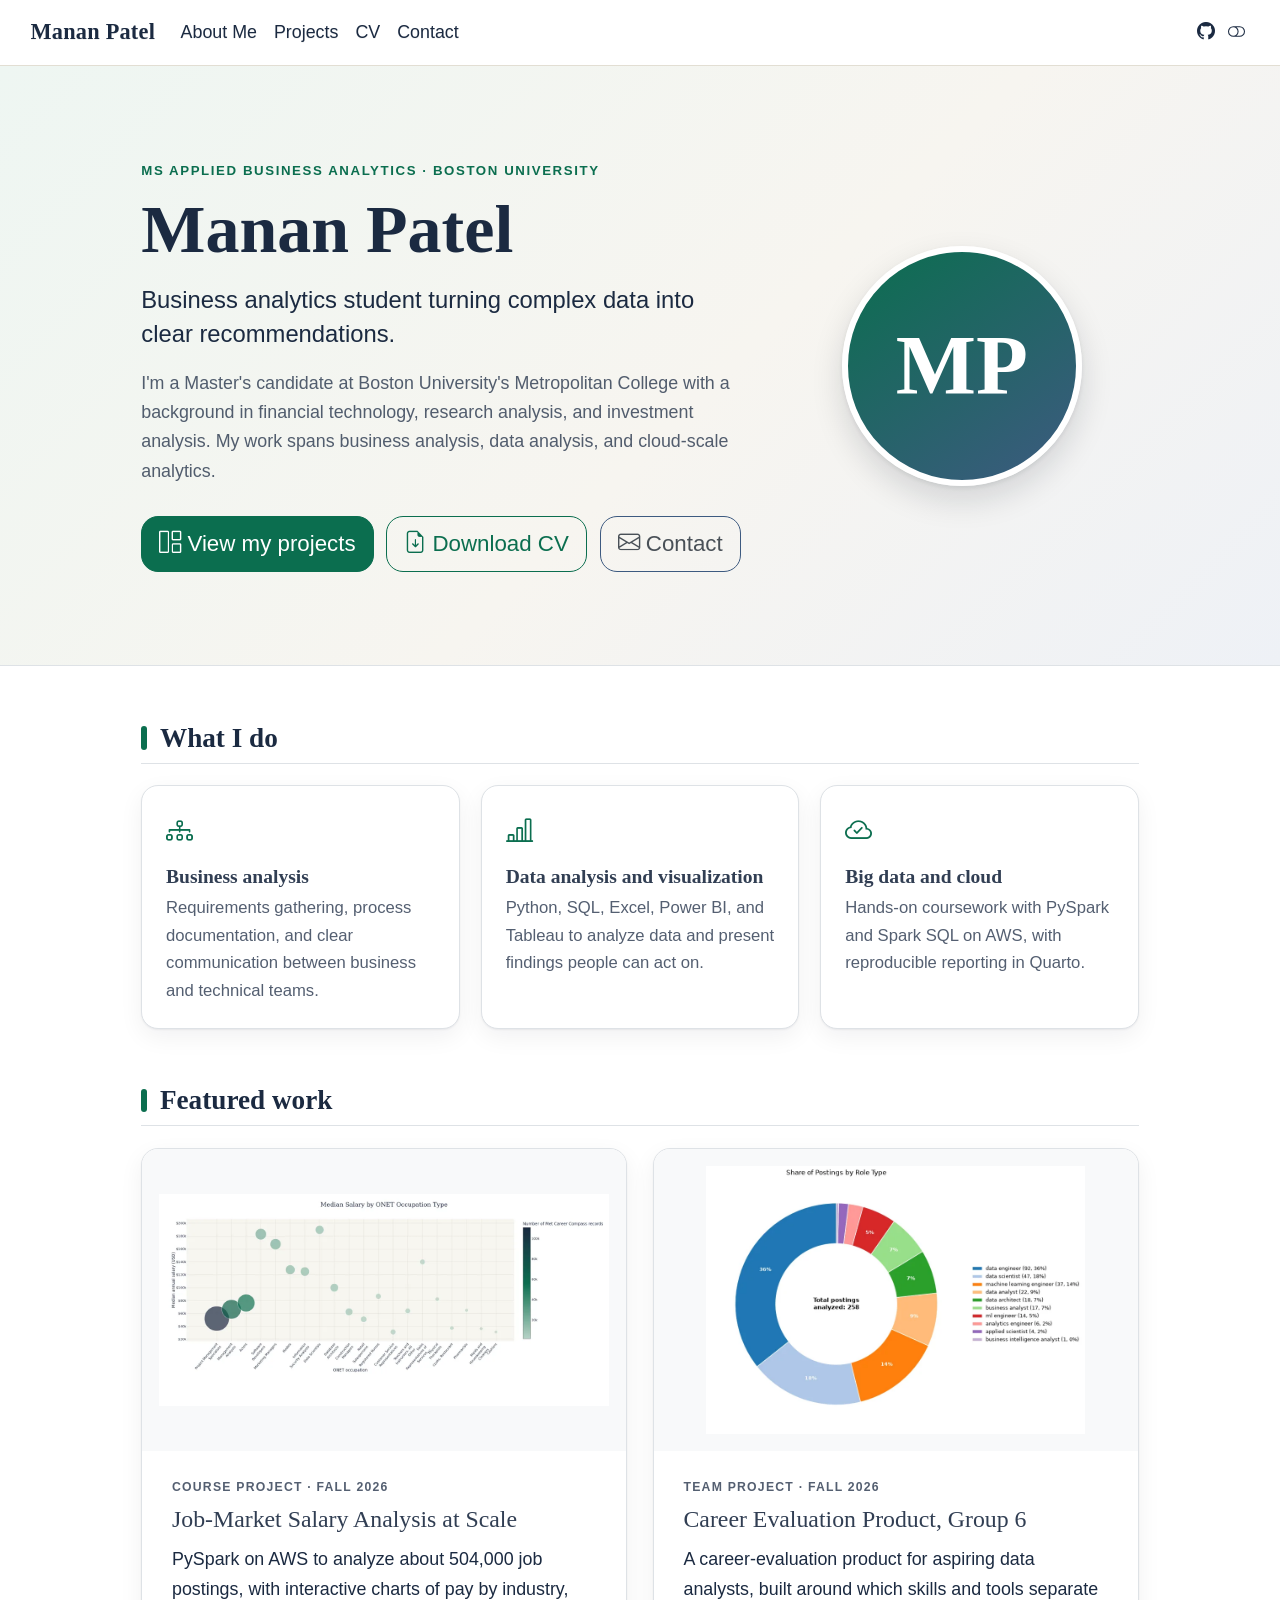
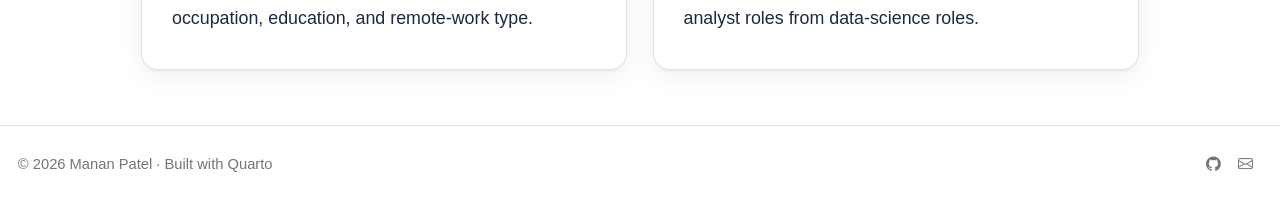
<file: index.html>
<!DOCTYPE html>
<html xmlns="http://www.w3.org/1999/xhtml" lang="en" xml:lang="en"><head>

<meta charset="utf-8">
<meta name="generator" content="quarto-1.10.18">

<meta name="viewport" content="width=device-width, initial-scale=1.0, user-scalable=yes">

<meta name="description" content="Portfolio of Manan Patel, an MS Applied Business Analytics student at Boston University with experience in business analysis, financial analysis, and cloud-scale data analytics.">

<title>Business Analytics Portfolio – Manan Patel</title>
<style>
/* Default styles provided by pandoc.
** See https://pandoc.org/MANUAL.html#variables-for-html for config info.
*/
span.smallcaps{font-variant: small-caps;}
div.columns{display: flex; gap: 1.5em;}
div.column{flex: auto;}
@media screen {
div.columns{gap: min(4vw, 1.5em);}
div.column{overflow-x: auto;}
}
div.hanging-indent{margin-left: 1.5em; text-indent: -1.5em;}
ul.task-list{list-style: none;}
ul.task-list li input[type="checkbox"] {
  width: 0.8em;
  margin: 0 0.8em 0.2em -1em; /* quarto-specific, see https://github.com/quarto-dev/quarto-cli/issues/4556 */ 
  vertical-align: middle;
}
</style>


<script src="site_libs/quarto-nav/quarto-nav.js"></script>
<link href="./assets/favicon.svg" rel="icon" type="image/svg+xml">
<script src="site_libs/quarto-html/quarto.js" type="module"></script>
<script src="site_libs/quarto-html/tabsets/tabsets.js" type="module"></script>
<script src="site_libs/quarto-html/popper.min.js"></script>
<script src="site_libs/quarto-html/tippy.umd.min.js"></script>
<link href="site_libs/quarto-html/tippy.css" rel="stylesheet">
<link href="site_libs/quarto-html/quarto-syntax-highlighting-64a204ab8560d761af7679ceaba22944.css" rel="stylesheet" class="quarto-color-scheme" id="quarto-text-highlighting-styles">
<link href="site_libs/quarto-html/quarto-syntax-highlighting-dark-b85bc7c33db8c58e0ec93c3465666fed.css" rel="stylesheet" class="quarto-color-scheme quarto-color-alternate" id="quarto-text-highlighting-styles">
<link href="site_libs/quarto-html/quarto-syntax-highlighting-64a204ab8560d761af7679ceaba22944.css" rel="stylesheet" class="quarto-color-scheme-extra" id="quarto-text-highlighting-styles">
<script src="site_libs/bootstrap/bootstrap.min.js"></script>
<link href="site_libs/bootstrap/bootstrap-icons.css" rel="stylesheet">
<link href="site_libs/bootstrap/bootstrap-65c7737fc4c944a9d8ed5c3c0608b520.min.css" rel="stylesheet" append-hash="true" class="quarto-color-scheme" id="quarto-bootstrap" data-mode="light">
<link href="site_libs/bootstrap/bootstrap-dark-a209371bfb0a0ac9900062cd44da475c.min.css" rel="stylesheet" append-hash="true" class="quarto-color-scheme quarto-color-alternate" id="quarto-bootstrap" data-mode="dark">
<link href="site_libs/bootstrap/bootstrap-65c7737fc4c944a9d8ed5c3c0608b520.min.css" rel="stylesheet" append-hash="true" class="quarto-color-scheme-extra" id="quarto-bootstrap" data-mode="light">
<script id="quarto-search-options" type="application/json">{
  "language": {
    "search-no-results-text": "No results",
    "search-matching-documents-text": "matching documents",
    "search-copy-link-title": "Copy link to search",
    "search-hide-matches-text": "Hide additional matches",
    "search-more-match-text": "more match in this document",
    "search-more-matches-text": "more matches in this document",
    "search-clear-button-title": "Clear",
    "search-text-placeholder": "",
    "search-detached-cancel-button-title": "Cancel",
    "search-submit-button-title": "Submit",
    "search-label": "Search"
  }
}</script>
<style>html{ scroll-behavior: smooth; }</style>


<link rel="stylesheet" href="styles.css">
<meta property="og:title" content="Business Analytics Portfolio">
<meta property="og:description" content="Portfolio of Manan Patel, an MS Applied Business Analytics student at Boston University with experience in business analysis, financial analysis, and cloud-scale data analytics.">
<meta property="og:image" content="https://mpp66-ctrl.github.io/assets/img/og-card.png">
<meta property="og:site_name" content="Manan Patel">
<meta property="og:locale" content="en_US">
<meta property="og:image:height" content="630">
<meta property="og:image:width" content="1200">
<meta property="og:image:alt" content="Manan Patel, business analytics portfolio">
<meta name="twitter:title" content="Business Analytics Portfolio">
<meta name="twitter:description" content="Portfolio of Manan Patel, an MS Applied Business Analytics student at Boston University with experience in business analysis, financial analysis, and cloud-scale data analytics.">
<meta name="twitter:image" content="https://mpp66-ctrl.github.io/assets/img/og-card.png">
<meta name="twitter:card" content="summary_large_image">
<meta name="twitter:image-height" content="630">
<meta name="twitter:image-width" content="1200">
<meta name="twitter:image:alt" content="Manan Patel, business analytics portfolio">
</head>

<body class="nav-fixed fullcontent quarto-light"><script id="quarto-html-before-body" type="application/javascript">
    const toggleBodyColorMode = (bsSheetEl) => {
      const mode = bsSheetEl.getAttribute("data-mode");
      const bodyEl = window.document.querySelector("body");
      if (mode === "dark") {
        bodyEl.classList.add("quarto-dark");
        bodyEl.classList.remove("quarto-light");
      } else {
        bodyEl.classList.add("quarto-light");
        bodyEl.classList.remove("quarto-dark");
      }
    }
    const toggleBodyColorPrimary = () => {
      const bsSheetEl = window.document.querySelector("link#quarto-bootstrap:not([rel=disabled-stylesheet])");
      if (bsSheetEl) {
        toggleBodyColorMode(bsSheetEl);
      }
    }
    const setColorSchemeToggle = (alternate) => {
      const toggles = window.document.querySelectorAll('.quarto-color-scheme-toggle');
      for (let i=0; i < toggles.length; i++) {
        const toggle = toggles[i];
        if (toggle) {
          if (alternate) {
            toggle.classList.add("alternate");
          } else {
            toggle.classList.remove("alternate");
          }
        }
      }
    };
    const toggleColorMode = (alternate) => {
      // Switch the stylesheets
      const primaryStylesheets = window.document.querySelectorAll('link.quarto-color-scheme:not(.quarto-color-alternate)');
      const alternateStylesheets = window.document.querySelectorAll('link.quarto-color-scheme.quarto-color-alternate');
      manageTransitions('#quarto-margin-sidebar .nav-link', false);
      if (alternate) {
        // note: dark is layered on light, we don't disable primary!
        enableStylesheet(alternateStylesheets);
        for (const sheetNode of alternateStylesheets) {
          if (sheetNode.id === "quarto-bootstrap") {
            toggleBodyColorMode(sheetNode);
          }
        }
      } else {
        disableStylesheet(alternateStylesheets);
        enableStylesheet(primaryStylesheets)
        toggleBodyColorPrimary();
      }
      manageTransitions('#quarto-margin-sidebar .nav-link', true);
      // Switch the toggles
      setColorSchemeToggle(alternate)
      // Hack to workaround the fact that safari doesn't
      // properly recolor the scrollbar when toggling (#1455)
      if (navigator.userAgent.indexOf('Safari') > 0 && navigator.userAgent.indexOf('Chrome') == -1) {
        manageTransitions("body", false);
        window.scrollTo(0, 1);
        setTimeout(() => {
          window.scrollTo(0, 0);
          manageTransitions("body", true);
        }, 40);
      }
    }
    const disableStylesheet = (stylesheets) => {
      for (let i=0; i < stylesheets.length; i++) {
        const stylesheet = stylesheets[i];
        stylesheet.rel = 'disabled-stylesheet';
      }
    }
    const enableStylesheet = (stylesheets) => {
      for (let i=0; i < stylesheets.length; i++) {
        const stylesheet = stylesheets[i];
        if(stylesheet.rel !== 'stylesheet') { // for Chrome, which will still FOUC without this check
          stylesheet.rel = 'stylesheet';
        }
      }
    }
    const manageTransitions = (selector, allowTransitions) => {
      const els = window.document.querySelectorAll(selector);
      for (let i=0; i < els.length; i++) {
        const el = els[i];
        if (allowTransitions) {
          el.classList.remove('notransition');
        } else {
          el.classList.add('notransition');
        }
      }
    }
    const isFileUrl = () => {
      return window.location.protocol === 'file:';
    }
    const hasAlternateSentinel = () => {
      let styleSentinel = getColorSchemeSentinel();
      if (styleSentinel !== null) {
        return styleSentinel === "alternate";
      } else {
        return false;
      }
    }
    const setStyleSentinel = (alternate) => {
      const value = alternate ? "alternate" : "default";
      if (!isFileUrl()) {
        window.localStorage.setItem("quarto-color-scheme", value);
      } else {
        localAlternateSentinel = value;
      }
    }
    const getColorSchemeSentinel = () => {
      if (!isFileUrl()) {
        const storageValue = window.localStorage.getItem("quarto-color-scheme");
        return storageValue != null ? storageValue : localAlternateSentinel;
      } else {
        return localAlternateSentinel;
      }
    }
    const toggleGiscusIfUsed = (isAlternate, darkModeDefault) => {
      const baseTheme = document.querySelector('#giscus-base-theme')?.value ?? 'light';
      const alternateTheme = document.querySelector('#giscus-alt-theme')?.value ?? 'dark';
      let newTheme = '';
      if(authorPrefersDark) {
        newTheme = isAlternate ? baseTheme : alternateTheme;
      } else {
        newTheme = isAlternate ? alternateTheme : baseTheme;
      }
      const changeGiscusTheme = () => {
        // From: https://github.com/giscus/giscus/issues/336
        const sendMessage = (message) => {
          const iframe = document.querySelector('iframe.giscus-frame');
          if (!iframe) return;
          iframe.contentWindow.postMessage({ giscus: message }, 'https://giscus.app');
        }
        sendMessage({
          setConfig: {
            theme: newTheme
          }
        });
      }
      const isGiscussLoaded = window.document.querySelector('iframe.giscus-frame') !== null;
      if (isGiscussLoaded) {
        changeGiscusTheme();
      }
    };
    const authorPrefersDark = false;
    const queryPrefersDark = window.matchMedia('(prefers-color-scheme: dark)');
    const darkModeDefault = queryPrefersDark.matches;
      document.querySelector('link#quarto-text-highlighting-styles.quarto-color-scheme-extra').rel = 'disabled-stylesheet';
      document.querySelector('link#quarto-bootstrap.quarto-color-scheme-extra').rel = 'disabled-stylesheet';
    let localAlternateSentinel = darkModeDefault ? 'alternate' : 'default';
    // Dark / light mode switch
    window.quartoToggleColorScheme = () => {
      // Read the current dark / light value
      let toAlternate = !hasAlternateSentinel();
      toggleColorMode(toAlternate);
      setStyleSentinel(toAlternate);
      toggleGiscusIfUsed(toAlternate, darkModeDefault);
      window.dispatchEvent(new Event('resize'));
    };
    queryPrefersDark.addEventListener("change", e => {
      if(window.localStorage.getItem("quarto-color-scheme") !== null)
        return;
      const alternate = e.matches
      toggleColorMode(alternate);
      localAlternateSentinel = e.matches ? 'alternate' : 'default'; // this is used alongside local storage!
      toggleGiscusIfUsed(alternate, darkModeDefault);
    });
    // Switch to dark mode if need be
    if (hasAlternateSentinel()) {
      toggleColorMode(true);
    } else {
      toggleColorMode(false);
    }
  </script>

<div id="quarto-search-results"></div>
  <header id="quarto-header" class="headroom fixed-top">
    <nav class="navbar navbar-expand-md " data-bs-theme="dark">
      <div class="navbar-container container-fluid">
      <div class="navbar-brand-container mx-auto">
    <a class="navbar-brand" href="./index.html">
    <span class="navbar-title">Manan Patel</span>
    </a>
  </div>
          <button class="navbar-toggler" type="button" data-bs-toggle="collapse" data-bs-target="#navbarCollapse" aria-controls="navbarCollapse" role="menu" aria-expanded="false" aria-label="Toggle navigation" onclick="if (window.quartoToggleHeadroom) { window.quartoToggleHeadroom(); }">
  <span class="navbar-toggler-icon"></span>
</button>
          <div class="collapse navbar-collapse" id="navbarCollapse">
            <ul class="navbar-nav navbar-nav-scroll me-auto">
  <li class="nav-item">
    <a class="nav-link" href="./about.html"> 
<span class="menu-text">About Me</span></a>
  </li>  
  <li class="nav-item">
    <a class="nav-link" href="./projects.html"> 
<span class="menu-text">Projects</span></a>
  </li>  
  <li class="nav-item">
    <a class="nav-link" href="./cv.html"> 
<span class="menu-text">CV</span></a>
  </li>  
  <li class="nav-item">
    <a class="nav-link" href="./contact.html"> 
<span class="menu-text">Contact</span></a>
  </li>  
</ul>
          </div> <!-- /navcollapse -->
            <div class="quarto-navbar-tools">
    <a href="https://github.com/mpp66-ctrl" title="" class="quarto-navigation-tool px-1" aria-label="GitHub profile"><i class="bi bi-github"></i></a>
  <a href="" class="quarto-color-scheme-toggle quarto-navigation-tool  px-1" onclick="window.quartoToggleColorScheme(); return false;" title="Toggle dark mode"><i class="bi"></i></a>
</div>
      </div> <!-- /container-fluid -->
    </nav>
</header>
<!-- content -->
<div id="quarto-content" class="quarto-container page-layout-custom page-navbar">
<!-- sidebar -->
<!-- margin-sidebar -->
<!-- main -->

<a class="visually-hidden-focusable mp-skip" href="#quarto-content">Skip to main content</a>




<section class="mp-hero">
  <div class="mp-wrap mp-hero-grid">
    <div>
      <p class="mp-eyebrow">MS Applied Business Analytics · Boston University</p>
      <h1>Manan Patel</h1>
      <p class="mp-lead">Business analytics student turning complex data into clear recommendations.</p>
      <p class="mp-sub">I'm a Master's candidate at Boston University's Metropolitan College with a background in financial technology, research analysis, and investment analysis. My work spans business analysis, data analysis, and cloud-scale analytics.</p>
      <p class="mp-cta">
        <a class="btn btn-primary btn-lg" href="projects.html"><i class="bi bi-grid-1x2" aria-hidden="true"></i> View my projects</a>
        <a class="btn btn-outline-primary btn-lg" href="assets/Manan_Patel_CV.pdf"><i class="bi bi-file-earmark-arrow-down" aria-hidden="true"></i> Download CV</a>
        <a class="btn btn-outline-secondary btn-lg" href="contact.html"><i class="bi bi-envelope" aria-hidden="true"></i> Contact</a>
      </p>
    </div>
    <div class="mp-avatar" aria-hidden="true">MP</div>
  </div>
</section>

<section class="mp-section">
  <div class="mp-wrap">
    <h2>What I do</h2>
    <div class="mp-tiles">
      <div class="mp-tile">
        <i class="bi bi-diagram-3" aria-hidden="true"></i>
        <h3>Business analysis</h3>
        <p>Requirements gathering, process documentation, and clear communication between business and technical teams.</p>
      </div>
      <div class="mp-tile">
        <i class="bi bi-bar-chart-line" aria-hidden="true"></i>
        <h3>Data analysis and visualization</h3>
        <p>Python, SQL, Excel, Power BI, and Tableau to analyze data and present findings people can act on.</p>
      </div>
      <div class="mp-tile">
        <i class="bi bi-cloud-check" aria-hidden="true"></i>
        <h3>Big data and cloud</h3>
        <p>Hands-on coursework with PySpark and Spark SQL on AWS, with reproducible reporting in Quarto.</p>
      </div>
    </div>
  </div>
</section>

<section class="mp-section" style="padding-top:0">
  <div class="mp-wrap">
    <h2>Featured work</h2>
    <div class="mp-grid-2">

      <article class="mp-project is-stacked">
        <a class="mp-thumb" href="projects.html#salary-analysis" tabindex="-1" aria-hidden="true">
          <img src="assets/img/m03-bubble-occupations.webp" width="1200" height="566" loading="lazy" decoding="async" alt="">
        </a>
        <div class="mp-body">
          <p class="mp-kicker">Course project · Fall 2026</p>
          <h3><a href="projects.html#salary-analysis">Job-Market Salary Analysis at Scale</a></h3>
          <p>PySpark on AWS to analyze about 504,000 job postings, with interactive charts of pay by industry, occupation, education, and remote-work type.</p>
        </div>
      </article>

      <article class="mp-project is-stacked">
        <a class="mp-thumb" href="projects.html#career-evaluation-product" tabindex="-1" aria-hidden="true">
          <img src="assets/img/g6-role-donut.webp" width="900" height="638" loading="lazy" decoding="async" alt="">
        </a>
        <div class="mp-body">
          <p class="mp-kicker">Team project · Fall 2026</p>
          <h3><a href="projects.html#career-evaluation-product">Career Evaluation Product, Group 6</a></h3>
          <p>A career-evaluation product for aspiring data analysts, built around which skills and tools separate analyst roles from data-science roles.</p>
        </div>
      </article>

    </div>
  </div>
</section>




<script id="quarto-html-after-body" type="application/javascript">
  window.document.addEventListener("DOMContentLoaded", function (event) {
    // Ensure there is a toggle, if there isn't float one in the top right
    if (window.document.querySelector('.quarto-color-scheme-toggle') === null) {
      const a = window.document.createElement('a');
      a.classList.add('top-right');
      a.classList.add('quarto-color-scheme-toggle');
      a.href = "";
      a.onclick = function() { try { window.quartoToggleColorScheme(); } catch {} return false; };
      const i = window.document.createElement("i");
      i.classList.add('bi');
      a.appendChild(i);
      window.document.body.appendChild(a);
    }
    setColorSchemeToggle(hasAlternateSentinel())
      var localhostRegex = new RegExp(/^(?:http|https):\/\/localhost\:?[0-9]*\//);
      var mailtoRegex = new RegExp(/^mailto:/);
        var filterRegex = new RegExp("https:\/\/mpp66-ctrl\.github\.io");
      var isInternal = (href) => {
          return filterRegex.test(href) || localhostRegex.test(href) || mailtoRegex.test(href);
      }
      // Inspect non-navigation links and adorn them if external
     var links = window.document.querySelectorAll('a[href]:not(.nav-link):not(.navbar-brand):not(.toc-action):not(.sidebar-link):not(.sidebar-item-toggle):not(.pagination-link):not(.no-external):not([aria-hidden]):not(.dropdown-item):not(.quarto-navigation-tool):not(.about-link)');
      for (var i=0; i<links.length; i++) {
        const link = links[i];
        if (!isInternal(link.href)) {
          // undo the damage that might have been done by quarto-nav.js in the case of
          // links that we want to consider external
          if (link.dataset.originalHref !== undefined) {
            link.href = link.dataset.originalHref;
          }
            // target, if specified
            link.setAttribute("target", "_blank");
            if (link.getAttribute("rel") === null) {
              link.setAttribute("rel", "noopener");
            }
        }
      }
    function tippyHover(el, contentFn, onTriggerFn, onUntriggerFn) {
      const config = {
        allowHTML: true,
        maxWidth: 500,
        delay: 100,
        arrow: false,
        appendTo: function(el) {
            return el.parentElement;
        },
        interactive: true,
        interactiveBorder: 10,
        theme: 'quarto',
        placement: 'bottom-start',
      };
      if (contentFn) {
        config.content = contentFn;
      }
      if (onTriggerFn) {
        config.onTrigger = onTriggerFn;
      }
      if (onUntriggerFn) {
        config.onUntrigger = onUntriggerFn;
      }
      window.tippy(el, config); 
    }
    const xrefs = window.document.querySelectorAll('a.quarto-xref');
    const processXRef = (id, note) => {
      // Strip column container classes
      const stripColumnClz = (el) => {
        el.classList.remove("page-full", "page-columns");
        if (el.children) {
          for (const child of el.children) {
            stripColumnClz(child);
          }
        }
      }
      stripColumnClz(note)
      if (id === null || id.startsWith('sec-')) {
        // Special case sections, only their first couple elements
        const container = document.createElement("div");
        if (note.children && note.children.length > 2) {
          container.appendChild(note.children[0].cloneNode(true));
          for (let i = 1; i < note.children.length; i++) {
            const child = note.children[i];
            if (child.tagName === "P" && child.innerText === "") {
              continue;
            } else {
              container.appendChild(child.cloneNode(true));
              break;
            }
          }
          if (window.Quarto?.typesetMath) {
            window.Quarto.typesetMath(container);
          }
          return container.innerHTML
        } else {
          if (window.Quarto?.typesetMath) {
            window.Quarto.typesetMath(note);
          }
          return note.innerHTML;
        }
      } else {
        // Remove any anchor links if they are present
        const anchorLink = note.querySelector('a.anchorjs-link');
        if (anchorLink) {
          anchorLink.remove();
        }
        if (window.Quarto?.typesetMath) {
          window.Quarto.typesetMath(note);
        }
        if (note.classList.contains("callout")) {
          return note.outerHTML;
        } else {
          return note.innerHTML;
        }
      }
    }
    for (var i=0; i<xrefs.length; i++) {
      const xref = xrefs[i];
      tippyHover(xref, undefined, function(instance) {
        instance.disable();
        let url = xref.getAttribute('href');
        let hash = undefined; 
        if (url.startsWith('#')) {
          hash = url;
        } else {
          try { hash = new URL(url).hash; } catch {}
        }
        if (hash) {
          const id = hash.replace(/^#\/?/, "");
          const note = window.document.getElementById(id);
          if (note !== null) {
            try {
              const html = processXRef(id, note.cloneNode(true));
              instance.setContent(html);
            } finally {
              instance.enable();
              instance.show();
            }
          } else {
            // See if we can fetch this
            fetch(url.split('#')[0])
            .then(res => res.text())
            .then(html => {
              const parser = new DOMParser();
              const htmlDoc = parser.parseFromString(html, "text/html");
              const note = htmlDoc.getElementById(id);
              if (note !== null) {
                const html = processXRef(id, note);
                instance.setContent(html);
              } 
            }).finally(() => {
              instance.enable();
              instance.show();
            });
          }
        } else {
          // See if we can fetch a full url (with no hash to target)
          // This is a special case and we should probably do some content thinning / targeting
          fetch(url)
          .then(res => res.text())
          .then(html => {
            const parser = new DOMParser();
            const htmlDoc = parser.parseFromString(html, "text/html");
            const note = htmlDoc.querySelector('main.content');
            if (note !== null) {
              // This should only happen for chapter cross references
              // (since there is no id in the URL)
              // remove the first header
              if (note.children.length > 0 && note.children[0].tagName === "HEADER") {
                note.children[0].remove();
              }
              const html = processXRef(null, note);
              instance.setContent(html);
            } 
          }).finally(() => {
            instance.enable();
            instance.show();
          });
        }
      }, function(instance) {
      });
    }
        let selectedAnnoteEl;
        const selectorForAnnotation = ( cell, annotation) => {
          let cellAttr = 'data-code-cell="' + cell + '"';
          let lineAttr = 'data-code-annotation="' +  annotation + '"';
          const selector = 'span[' + cellAttr + '][' + lineAttr + ']';
          return selector;
        }
        const selectCodeLines = (annoteEl) => {
          const doc = window.document;
          const targetCell = annoteEl.getAttribute("data-target-cell");
          const targetAnnotation = annoteEl.getAttribute("data-target-annotation");
          const annoteSpan = window.document.querySelector(selectorForAnnotation(targetCell, targetAnnotation));
          const lines = annoteSpan.getAttribute("data-code-lines").split(",");
          const lineIds = lines.map((line) => {
            return targetCell + "-" + line;
          })
          let top = null;
          let height = null;
          let parent = null;
          if (lineIds.length > 0) {
              //compute the position of the single el (top and bottom and make a div)
              const el = window.document.getElementById(lineIds[0]);
              top = el.offsetTop;
              height = el.offsetHeight;
              parent = el.parentElement.parentElement;
            if (lineIds.length > 1) {
              const lastEl = window.document.getElementById(lineIds[lineIds.length - 1]);
              const bottom = lastEl.offsetTop + lastEl.offsetHeight;
              height = bottom - top;
            }
            if (top !== null && height !== null && parent !== null) {
              // cook up a div (if necessary) and position it 
              let div = window.document.getElementById("code-annotation-line-highlight");
              if (div === null) {
                div = window.document.createElement("div");
                div.setAttribute("id", "code-annotation-line-highlight");
                div.style.position = 'absolute';
                parent.appendChild(div);
              }
              div.style.top = top - 2 + "px";
              div.style.height = height + 4 + "px";
              div.style.left = 0;
              let gutterDiv = window.document.getElementById("code-annotation-line-highlight-gutter");
              if (gutterDiv === null) {
                gutterDiv = window.document.createElement("div");
                gutterDiv.setAttribute("id", "code-annotation-line-highlight-gutter");
                gutterDiv.style.position = 'absolute';
                const codeCell = window.document.getElementById(targetCell);
                const gutter = codeCell.querySelector('.code-annotation-gutter');
                gutter.appendChild(gutterDiv);
              }
              gutterDiv.style.top = top - 2 + "px";
              gutterDiv.style.height = height + 4 + "px";
            }
            selectedAnnoteEl = annoteEl;
          }
        };
        const unselectCodeLines = () => {
          const elementsIds = ["code-annotation-line-highlight", "code-annotation-line-highlight-gutter"];
          elementsIds.forEach((elId) => {
            const div = window.document.getElementById(elId);
            if (div) {
              div.remove();
            }
          });
          selectedAnnoteEl = undefined;
        };
          // Handle positioning of the toggle
      window.addEventListener(
        "resize",
        throttle(() => {
          elRect = undefined;
          if (selectedAnnoteEl) {
            selectCodeLines(selectedAnnoteEl);
          }
        }, 10)
      );
      function throttle(fn, ms) {
      let throttle = false;
      let timer;
        return (...args) => {
          if(!throttle) { // first call gets through
              fn.apply(this, args);
              throttle = true;
          } else { // all the others get throttled
              if(timer) clearTimeout(timer); // cancel #2
              timer = setTimeout(() => {
                fn.apply(this, args);
                timer = throttle = false;
              }, ms);
          }
        };
      }
        // Attach click handler to the DT
        const annoteDls = window.document.querySelectorAll('dt[data-target-cell]');
        for (const annoteDlNode of annoteDls) {
          annoteDlNode.addEventListener('click', (event) => {
            const clickedEl = event.target;
            if (clickedEl !== selectedAnnoteEl) {
              unselectCodeLines();
              const activeEl = window.document.querySelector('dt[data-target-cell].code-annotation-active');
              if (activeEl) {
                activeEl.classList.remove('code-annotation-active');
              }
              selectCodeLines(clickedEl);
              clickedEl.classList.add('code-annotation-active');
            } else {
              // Unselect the line
              unselectCodeLines();
              clickedEl.classList.remove('code-annotation-active');
            }
          });
        }
  });
  </script>
</div> <!-- /content -->
<footer class="footer">
  <div class="nav-footer">
    <div class="nav-footer-left">
<p>© 2026 Manan Patel · Built with <a href="https://quarto.org">Quarto</a></p>
</div>   
    <div class="nav-footer-center">
      &nbsp;
    </div>
    <div class="nav-footer-right">
      <ul class="footer-items list-unstyled">
    <li class="nav-item compact">
    <a class="nav-link" href="https://github.com/mpp66-ctrl">
      <i class="bi bi-github" role="img" aria-label="GitHub profile">
</i> 
    </a>
  </li>  
    <li class="nav-item compact">
    <a class="nav-link" href="mailto:pmanan1020@gmail.com">
      <i class="bi bi-envelope" role="img" aria-label="Email Manan">
</i> 
    </a>
  </li>  
</ul>
    </div>
  </div>
</footer>




<script src="site_libs/quarto-html/zenscroll-min.js"></script>
</body></html>
</file>
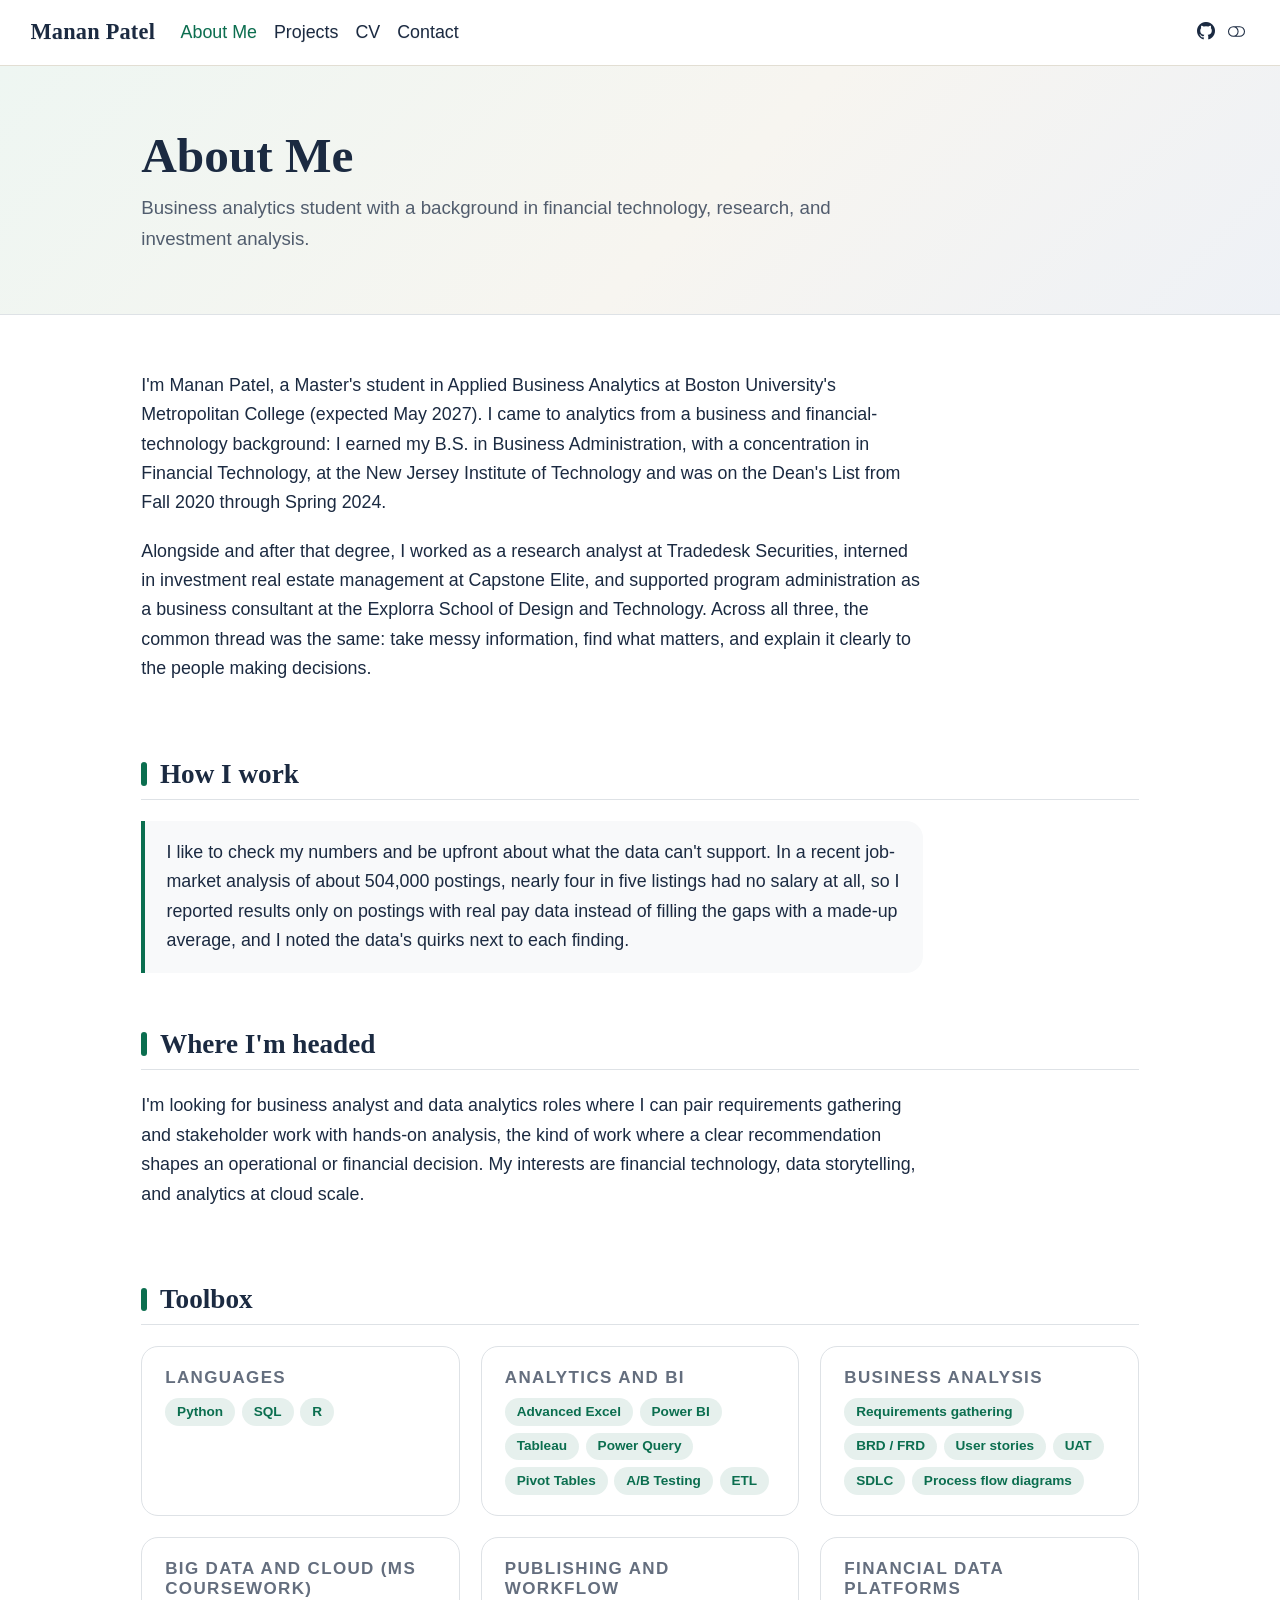
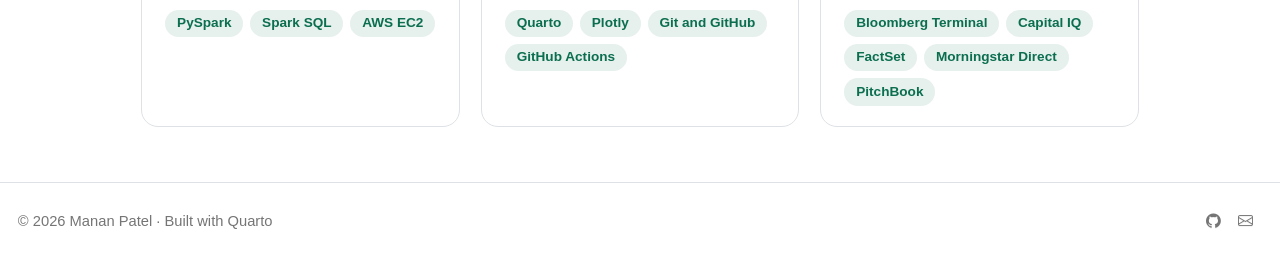
<file: about.html>
<!DOCTYPE html>
<html xmlns="http://www.w3.org/1999/xhtml" lang="en" xml:lang="en"><head>

<meta charset="utf-8">
<meta name="generator" content="quarto-1.10.18">

<meta name="viewport" content="width=device-width, initial-scale=1.0, user-scalable=yes">

<meta name="description" content="About Manan Patel: background, skills, and career goals.">

<title>About Me – Manan Patel</title>
<style>
/* Default styles provided by pandoc.
** See https://pandoc.org/MANUAL.html#variables-for-html for config info.
*/
span.smallcaps{font-variant: small-caps;}
div.columns{display: flex; gap: 1.5em;}
div.column{flex: auto;}
@media screen {
div.columns{gap: min(4vw, 1.5em);}
div.column{overflow-x: auto;}
}
div.hanging-indent{margin-left: 1.5em; text-indent: -1.5em;}
ul.task-list{list-style: none;}
ul.task-list li input[type="checkbox"] {
  width: 0.8em;
  margin: 0 0.8em 0.2em -1em; /* quarto-specific, see https://github.com/quarto-dev/quarto-cli/issues/4556 */ 
  vertical-align: middle;
}
</style>


<script src="site_libs/quarto-nav/quarto-nav.js"></script>
<link href="./assets/favicon.svg" rel="icon" type="image/svg+xml">
<script src="site_libs/quarto-html/quarto.js" type="module"></script>
<script src="site_libs/quarto-html/tabsets/tabsets.js" type="module"></script>
<script src="site_libs/quarto-html/popper.min.js"></script>
<script src="site_libs/quarto-html/tippy.umd.min.js"></script>
<link href="site_libs/quarto-html/tippy.css" rel="stylesheet">
<link href="site_libs/quarto-html/quarto-syntax-highlighting-64a204ab8560d761af7679ceaba22944.css" rel="stylesheet" class="quarto-color-scheme" id="quarto-text-highlighting-styles">
<link href="site_libs/quarto-html/quarto-syntax-highlighting-dark-b85bc7c33db8c58e0ec93c3465666fed.css" rel="stylesheet" class="quarto-color-scheme quarto-color-alternate" id="quarto-text-highlighting-styles">
<link href="site_libs/quarto-html/quarto-syntax-highlighting-64a204ab8560d761af7679ceaba22944.css" rel="stylesheet" class="quarto-color-scheme-extra" id="quarto-text-highlighting-styles">
<script src="site_libs/bootstrap/bootstrap.min.js"></script>
<link href="site_libs/bootstrap/bootstrap-icons.css" rel="stylesheet">
<link href="site_libs/bootstrap/bootstrap-65c7737fc4c944a9d8ed5c3c0608b520.min.css" rel="stylesheet" append-hash="true" class="quarto-color-scheme" id="quarto-bootstrap" data-mode="light">
<link href="site_libs/bootstrap/bootstrap-dark-a209371bfb0a0ac9900062cd44da475c.min.css" rel="stylesheet" append-hash="true" class="quarto-color-scheme quarto-color-alternate" id="quarto-bootstrap" data-mode="dark">
<link href="site_libs/bootstrap/bootstrap-65c7737fc4c944a9d8ed5c3c0608b520.min.css" rel="stylesheet" append-hash="true" class="quarto-color-scheme-extra" id="quarto-bootstrap" data-mode="light">
<script id="quarto-search-options" type="application/json">{
  "language": {
    "search-no-results-text": "No results",
    "search-matching-documents-text": "matching documents",
    "search-copy-link-title": "Copy link to search",
    "search-hide-matches-text": "Hide additional matches",
    "search-more-match-text": "more match in this document",
    "search-more-matches-text": "more matches in this document",
    "search-clear-button-title": "Clear",
    "search-text-placeholder": "",
    "search-detached-cancel-button-title": "Cancel",
    "search-submit-button-title": "Submit",
    "search-label": "Search"
  }
}</script>
<style>html{ scroll-behavior: smooth; }</style>


<link rel="stylesheet" href="styles.css">
<meta property="og:title" content="About Me">
<meta property="og:description" content="About Manan Patel: background, skills, and career goals.">
<meta property="og:image" content="https://mpp66-ctrl.github.io/assets/img/og-card.png">
<meta property="og:site_name" content="Manan Patel">
<meta property="og:locale" content="en_US">
<meta property="og:image:height" content="630">
<meta property="og:image:width" content="1200">
<meta property="og:image:alt" content="Manan Patel, business analytics portfolio">
<meta name="twitter:title" content="About Me">
<meta name="twitter:description" content="About Manan Patel: background, skills, and career goals.">
<meta name="twitter:image" content="https://mpp66-ctrl.github.io/assets/img/og-card.png">
<meta name="twitter:card" content="summary_large_image">
<meta name="twitter:image-height" content="630">
<meta name="twitter:image-width" content="1200">
<meta name="twitter:image:alt" content="Manan Patel, business analytics portfolio">
</head>

<body class="nav-fixed fullcontent quarto-light"><script id="quarto-html-before-body" type="application/javascript">
    const toggleBodyColorMode = (bsSheetEl) => {
      const mode = bsSheetEl.getAttribute("data-mode");
      const bodyEl = window.document.querySelector("body");
      if (mode === "dark") {
        bodyEl.classList.add("quarto-dark");
        bodyEl.classList.remove("quarto-light");
      } else {
        bodyEl.classList.add("quarto-light");
        bodyEl.classList.remove("quarto-dark");
      }
    }
    const toggleBodyColorPrimary = () => {
      const bsSheetEl = window.document.querySelector("link#quarto-bootstrap:not([rel=disabled-stylesheet])");
      if (bsSheetEl) {
        toggleBodyColorMode(bsSheetEl);
      }
    }
    const setColorSchemeToggle = (alternate) => {
      const toggles = window.document.querySelectorAll('.quarto-color-scheme-toggle');
      for (let i=0; i < toggles.length; i++) {
        const toggle = toggles[i];
        if (toggle) {
          if (alternate) {
            toggle.classList.add("alternate");
          } else {
            toggle.classList.remove("alternate");
          }
        }
      }
    };
    const toggleColorMode = (alternate) => {
      // Switch the stylesheets
      const primaryStylesheets = window.document.querySelectorAll('link.quarto-color-scheme:not(.quarto-color-alternate)');
      const alternateStylesheets = window.document.querySelectorAll('link.quarto-color-scheme.quarto-color-alternate');
      manageTransitions('#quarto-margin-sidebar .nav-link', false);
      if (alternate) {
        // note: dark is layered on light, we don't disable primary!
        enableStylesheet(alternateStylesheets);
        for (const sheetNode of alternateStylesheets) {
          if (sheetNode.id === "quarto-bootstrap") {
            toggleBodyColorMode(sheetNode);
          }
        }
      } else {
        disableStylesheet(alternateStylesheets);
        enableStylesheet(primaryStylesheets)
        toggleBodyColorPrimary();
      }
      manageTransitions('#quarto-margin-sidebar .nav-link', true);
      // Switch the toggles
      setColorSchemeToggle(alternate)
      // Hack to workaround the fact that safari doesn't
      // properly recolor the scrollbar when toggling (#1455)
      if (navigator.userAgent.indexOf('Safari') > 0 && navigator.userAgent.indexOf('Chrome') == -1) {
        manageTransitions("body", false);
        window.scrollTo(0, 1);
        setTimeout(() => {
          window.scrollTo(0, 0);
          manageTransitions("body", true);
        }, 40);
      }
    }
    const disableStylesheet = (stylesheets) => {
      for (let i=0; i < stylesheets.length; i++) {
        const stylesheet = stylesheets[i];
        stylesheet.rel = 'disabled-stylesheet';
      }
    }
    const enableStylesheet = (stylesheets) => {
      for (let i=0; i < stylesheets.length; i++) {
        const stylesheet = stylesheets[i];
        if(stylesheet.rel !== 'stylesheet') { // for Chrome, which will still FOUC without this check
          stylesheet.rel = 'stylesheet';
        }
      }
    }
    const manageTransitions = (selector, allowTransitions) => {
      const els = window.document.querySelectorAll(selector);
      for (let i=0; i < els.length; i++) {
        const el = els[i];
        if (allowTransitions) {
          el.classList.remove('notransition');
        } else {
          el.classList.add('notransition');
        }
      }
    }
    const isFileUrl = () => {
      return window.location.protocol === 'file:';
    }
    const hasAlternateSentinel = () => {
      let styleSentinel = getColorSchemeSentinel();
      if (styleSentinel !== null) {
        return styleSentinel === "alternate";
      } else {
        return false;
      }
    }
    const setStyleSentinel = (alternate) => {
      const value = alternate ? "alternate" : "default";
      if (!isFileUrl()) {
        window.localStorage.setItem("quarto-color-scheme", value);
      } else {
        localAlternateSentinel = value;
      }
    }
    const getColorSchemeSentinel = () => {
      if (!isFileUrl()) {
        const storageValue = window.localStorage.getItem("quarto-color-scheme");
        return storageValue != null ? storageValue : localAlternateSentinel;
      } else {
        return localAlternateSentinel;
      }
    }
    const toggleGiscusIfUsed = (isAlternate, darkModeDefault) => {
      const baseTheme = document.querySelector('#giscus-base-theme')?.value ?? 'light';
      const alternateTheme = document.querySelector('#giscus-alt-theme')?.value ?? 'dark';
      let newTheme = '';
      if(authorPrefersDark) {
        newTheme = isAlternate ? baseTheme : alternateTheme;
      } else {
        newTheme = isAlternate ? alternateTheme : baseTheme;
      }
      const changeGiscusTheme = () => {
        // From: https://github.com/giscus/giscus/issues/336
        const sendMessage = (message) => {
          const iframe = document.querySelector('iframe.giscus-frame');
          if (!iframe) return;
          iframe.contentWindow.postMessage({ giscus: message }, 'https://giscus.app');
        }
        sendMessage({
          setConfig: {
            theme: newTheme
          }
        });
      }
      const isGiscussLoaded = window.document.querySelector('iframe.giscus-frame') !== null;
      if (isGiscussLoaded) {
        changeGiscusTheme();
      }
    };
    const authorPrefersDark = false;
    const queryPrefersDark = window.matchMedia('(prefers-color-scheme: dark)');
    const darkModeDefault = queryPrefersDark.matches;
      document.querySelector('link#quarto-text-highlighting-styles.quarto-color-scheme-extra').rel = 'disabled-stylesheet';
      document.querySelector('link#quarto-bootstrap.quarto-color-scheme-extra').rel = 'disabled-stylesheet';
    let localAlternateSentinel = darkModeDefault ? 'alternate' : 'default';
    // Dark / light mode switch
    window.quartoToggleColorScheme = () => {
      // Read the current dark / light value
      let toAlternate = !hasAlternateSentinel();
      toggleColorMode(toAlternate);
      setStyleSentinel(toAlternate);
      toggleGiscusIfUsed(toAlternate, darkModeDefault);
      window.dispatchEvent(new Event('resize'));
    };
    queryPrefersDark.addEventListener("change", e => {
      if(window.localStorage.getItem("quarto-color-scheme") !== null)
        return;
      const alternate = e.matches
      toggleColorMode(alternate);
      localAlternateSentinel = e.matches ? 'alternate' : 'default'; // this is used alongside local storage!
      toggleGiscusIfUsed(alternate, darkModeDefault);
    });
    // Switch to dark mode if need be
    if (hasAlternateSentinel()) {
      toggleColorMode(true);
    } else {
      toggleColorMode(false);
    }
  </script>

<div id="quarto-search-results"></div>
  <header id="quarto-header" class="headroom fixed-top">
    <nav class="navbar navbar-expand-md " data-bs-theme="dark">
      <div class="navbar-container container-fluid">
      <div class="navbar-brand-container mx-auto">
    <a class="navbar-brand" href="./index.html">
    <span class="navbar-title">Manan Patel</span>
    </a>
  </div>
          <button class="navbar-toggler" type="button" data-bs-toggle="collapse" data-bs-target="#navbarCollapse" aria-controls="navbarCollapse" role="menu" aria-expanded="false" aria-label="Toggle navigation" onclick="if (window.quartoToggleHeadroom) { window.quartoToggleHeadroom(); }">
  <span class="navbar-toggler-icon"></span>
</button>
          <div class="collapse navbar-collapse" id="navbarCollapse">
            <ul class="navbar-nav navbar-nav-scroll me-auto">
  <li class="nav-item">
    <a class="nav-link active" href="./about.html" aria-current="page"> 
<span class="menu-text">About Me</span></a>
  </li>  
  <li class="nav-item">
    <a class="nav-link" href="./projects.html"> 
<span class="menu-text">Projects</span></a>
  </li>  
  <li class="nav-item">
    <a class="nav-link" href="./cv.html"> 
<span class="menu-text">CV</span></a>
  </li>  
  <li class="nav-item">
    <a class="nav-link" href="./contact.html"> 
<span class="menu-text">Contact</span></a>
  </li>  
</ul>
          </div> <!-- /navcollapse -->
            <div class="quarto-navbar-tools">
    <a href="https://github.com/mpp66-ctrl" title="" class="quarto-navigation-tool px-1" aria-label="GitHub profile"><i class="bi bi-github"></i></a>
  <a href="" class="quarto-color-scheme-toggle quarto-navigation-tool  px-1" onclick="window.quartoToggleColorScheme(); return false;" title="Toggle dark mode"><i class="bi"></i></a>
</div>
      </div> <!-- /container-fluid -->
    </nav>
</header>
<!-- content -->
<div id="quarto-content" class="quarto-container page-layout-custom page-navbar">
<!-- sidebar -->
<!-- margin-sidebar -->
<!-- main -->

<a class="visually-hidden-focusable mp-skip" href="#quarto-content">Skip to main content</a>




<section class="mp-pagehead">
  <div class="mp-wrap">
    <h1>About Me</h1>
    <p>Business analytics student with a background in financial technology, research, and investment analysis.</p>
  </div>
</section>

<section class="mp-section">
  <div class="mp-wrap mp-prose">
    <p>I'm Manan Patel, a Master's student in Applied Business Analytics at Boston University's Metropolitan College (expected May 2027). I came to analytics from a business and financial-technology background: I earned my B.S. in Business Administration, with a concentration in Financial Technology, at the New Jersey Institute of Technology and was on the Dean's List from Fall 2020 through Spring 2024.</p>
    <p>Alongside and after that degree, I worked as a research analyst at Tradedesk Securities, interned in investment real estate management at Capstone Elite, and supported program administration as a business consultant at the Explorra School of Design and Technology. Across all three, the common thread was the same: take messy information, find what matters, and explain it clearly to the people making decisions.</p>
  </div>
</section>

<section class="mp-section" style="padding-top:0">
  <div class="mp-wrap">
    <h2>How I work</h2>
    <div class="mp-callout">
      <p>I like to check my numbers and be upfront about what the data can't support. In a recent job-market analysis of about 504,000 postings, nearly four in five listings had no salary at all, so I reported results only on postings with real pay data instead of filling the gaps with a made-up average, and I noted the data's quirks next to each finding.</p>
    </div>
  </div>
</section>

<section class="mp-section" style="padding-top:0">
  <div class="mp-wrap">
    <h2>Where I'm headed</h2>
    <div class="mp-prose">
      <p>I'm looking for business analyst and data analytics roles where I can pair requirements gathering and stakeholder work with hands-on analysis, the kind of work where a clear recommendation shapes an operational or financial decision. My interests are financial technology, data storytelling, and analytics at cloud scale.</p>
    </div>
  </div>
</section>

<section class="mp-section" style="padding-top:0">
  <div class="mp-wrap">
    <h2>Toolbox</h2>
    <div class="mp-skills">

      <div class="mp-skillgroup">
        <h3>Languages</h3>
        <ul class="mp-tags"><li>Python</li><li>SQL</li><li>R</li></ul>
      </div>

      <div class="mp-skillgroup">
        <h3>Analytics and BI</h3>
        <ul class="mp-tags"><li>Advanced Excel</li><li>Power BI</li><li>Tableau</li><li>Power Query</li><li>Pivot Tables</li><li>A/B Testing</li><li>ETL</li></ul>
      </div>

      <div class="mp-skillgroup">
        <h3>Business analysis</h3>
        <ul class="mp-tags"><li>Requirements gathering</li><li>BRD / FRD</li><li>User stories</li><li>UAT</li><li>SDLC</li><li>Process flow diagrams</li></ul>
      </div>

      <div class="mp-skillgroup">
        <h3>Big data and cloud (MS coursework)</h3>
        <ul class="mp-tags"><li>PySpark</li><li>Spark SQL</li><li>AWS EC2</li></ul>
      </div>

      <div class="mp-skillgroup">
        <h3>Publishing and workflow</h3>
        <ul class="mp-tags"><li>Quarto</li><li>Plotly</li><li>Git and GitHub</li><li>GitHub Actions</li></ul>
      </div>

      <div class="mp-skillgroup">
        <h3>Financial data platforms</h3>
        <ul class="mp-tags"><li>Bloomberg Terminal</li><li>Capital IQ</li><li>FactSet</li><li>Morningstar Direct</li><li>PitchBook</li></ul>
      </div>

    </div>
  </div>
</section>




<script id="quarto-html-after-body" type="application/javascript">
  window.document.addEventListener("DOMContentLoaded", function (event) {
    // Ensure there is a toggle, if there isn't float one in the top right
    if (window.document.querySelector('.quarto-color-scheme-toggle') === null) {
      const a = window.document.createElement('a');
      a.classList.add('top-right');
      a.classList.add('quarto-color-scheme-toggle');
      a.href = "";
      a.onclick = function() { try { window.quartoToggleColorScheme(); } catch {} return false; };
      const i = window.document.createElement("i");
      i.classList.add('bi');
      a.appendChild(i);
      window.document.body.appendChild(a);
    }
    setColorSchemeToggle(hasAlternateSentinel())
      var localhostRegex = new RegExp(/^(?:http|https):\/\/localhost\:?[0-9]*\//);
      var mailtoRegex = new RegExp(/^mailto:/);
        var filterRegex = new RegExp("https:\/\/mpp66-ctrl\.github\.io");
      var isInternal = (href) => {
          return filterRegex.test(href) || localhostRegex.test(href) || mailtoRegex.test(href);
      }
      // Inspect non-navigation links and adorn them if external
     var links = window.document.querySelectorAll('a[href]:not(.nav-link):not(.navbar-brand):not(.toc-action):not(.sidebar-link):not(.sidebar-item-toggle):not(.pagination-link):not(.no-external):not([aria-hidden]):not(.dropdown-item):not(.quarto-navigation-tool):not(.about-link)');
      for (var i=0; i<links.length; i++) {
        const link = links[i];
        if (!isInternal(link.href)) {
          // undo the damage that might have been done by quarto-nav.js in the case of
          // links that we want to consider external
          if (link.dataset.originalHref !== undefined) {
            link.href = link.dataset.originalHref;
          }
            // target, if specified
            link.setAttribute("target", "_blank");
            if (link.getAttribute("rel") === null) {
              link.setAttribute("rel", "noopener");
            }
        }
      }
    function tippyHover(el, contentFn, onTriggerFn, onUntriggerFn) {
      const config = {
        allowHTML: true,
        maxWidth: 500,
        delay: 100,
        arrow: false,
        appendTo: function(el) {
            return el.parentElement;
        },
        interactive: true,
        interactiveBorder: 10,
        theme: 'quarto',
        placement: 'bottom-start',
      };
      if (contentFn) {
        config.content = contentFn;
      }
      if (onTriggerFn) {
        config.onTrigger = onTriggerFn;
      }
      if (onUntriggerFn) {
        config.onUntrigger = onUntriggerFn;
      }
      window.tippy(el, config); 
    }
    const xrefs = window.document.querySelectorAll('a.quarto-xref');
    const processXRef = (id, note) => {
      // Strip column container classes
      const stripColumnClz = (el) => {
        el.classList.remove("page-full", "page-columns");
        if (el.children) {
          for (const child of el.children) {
            stripColumnClz(child);
          }
        }
      }
      stripColumnClz(note)
      if (id === null || id.startsWith('sec-')) {
        // Special case sections, only their first couple elements
        const container = document.createElement("div");
        if (note.children && note.children.length > 2) {
          container.appendChild(note.children[0].cloneNode(true));
          for (let i = 1; i < note.children.length; i++) {
            const child = note.children[i];
            if (child.tagName === "P" && child.innerText === "") {
              continue;
            } else {
              container.appendChild(child.cloneNode(true));
              break;
            }
          }
          if (window.Quarto?.typesetMath) {
            window.Quarto.typesetMath(container);
          }
          return container.innerHTML
        } else {
          if (window.Quarto?.typesetMath) {
            window.Quarto.typesetMath(note);
          }
          return note.innerHTML;
        }
      } else {
        // Remove any anchor links if they are present
        const anchorLink = note.querySelector('a.anchorjs-link');
        if (anchorLink) {
          anchorLink.remove();
        }
        if (window.Quarto?.typesetMath) {
          window.Quarto.typesetMath(note);
        }
        if (note.classList.contains("callout")) {
          return note.outerHTML;
        } else {
          return note.innerHTML;
        }
      }
    }
    for (var i=0; i<xrefs.length; i++) {
      const xref = xrefs[i];
      tippyHover(xref, undefined, function(instance) {
        instance.disable();
        let url = xref.getAttribute('href');
        let hash = undefined; 
        if (url.startsWith('#')) {
          hash = url;
        } else {
          try { hash = new URL(url).hash; } catch {}
        }
        if (hash) {
          const id = hash.replace(/^#\/?/, "");
          const note = window.document.getElementById(id);
          if (note !== null) {
            try {
              const html = processXRef(id, note.cloneNode(true));
              instance.setContent(html);
            } finally {
              instance.enable();
              instance.show();
            }
          } else {
            // See if we can fetch this
            fetch(url.split('#')[0])
            .then(res => res.text())
            .then(html => {
              const parser = new DOMParser();
              const htmlDoc = parser.parseFromString(html, "text/html");
              const note = htmlDoc.getElementById(id);
              if (note !== null) {
                const html = processXRef(id, note);
                instance.setContent(html);
              } 
            }).finally(() => {
              instance.enable();
              instance.show();
            });
          }
        } else {
          // See if we can fetch a full url (with no hash to target)
          // This is a special case and we should probably do some content thinning / targeting
          fetch(url)
          .then(res => res.text())
          .then(html => {
            const parser = new DOMParser();
            const htmlDoc = parser.parseFromString(html, "text/html");
            const note = htmlDoc.querySelector('main.content');
            if (note !== null) {
              // This should only happen for chapter cross references
              // (since there is no id in the URL)
              // remove the first header
              if (note.children.length > 0 && note.children[0].tagName === "HEADER") {
                note.children[0].remove();
              }
              const html = processXRef(null, note);
              instance.setContent(html);
            } 
          }).finally(() => {
            instance.enable();
            instance.show();
          });
        }
      }, function(instance) {
      });
    }
        let selectedAnnoteEl;
        const selectorForAnnotation = ( cell, annotation) => {
          let cellAttr = 'data-code-cell="' + cell + '"';
          let lineAttr = 'data-code-annotation="' +  annotation + '"';
          const selector = 'span[' + cellAttr + '][' + lineAttr + ']';
          return selector;
        }
        const selectCodeLines = (annoteEl) => {
          const doc = window.document;
          const targetCell = annoteEl.getAttribute("data-target-cell");
          const targetAnnotation = annoteEl.getAttribute("data-target-annotation");
          const annoteSpan = window.document.querySelector(selectorForAnnotation(targetCell, targetAnnotation));
          const lines = annoteSpan.getAttribute("data-code-lines").split(",");
          const lineIds = lines.map((line) => {
            return targetCell + "-" + line;
          })
          let top = null;
          let height = null;
          let parent = null;
          if (lineIds.length > 0) {
              //compute the position of the single el (top and bottom and make a div)
              const el = window.document.getElementById(lineIds[0]);
              top = el.offsetTop;
              height = el.offsetHeight;
              parent = el.parentElement.parentElement;
            if (lineIds.length > 1) {
              const lastEl = window.document.getElementById(lineIds[lineIds.length - 1]);
              const bottom = lastEl.offsetTop + lastEl.offsetHeight;
              height = bottom - top;
            }
            if (top !== null && height !== null && parent !== null) {
              // cook up a div (if necessary) and position it 
              let div = window.document.getElementById("code-annotation-line-highlight");
              if (div === null) {
                div = window.document.createElement("div");
                div.setAttribute("id", "code-annotation-line-highlight");
                div.style.position = 'absolute';
                parent.appendChild(div);
              }
              div.style.top = top - 2 + "px";
              div.style.height = height + 4 + "px";
              div.style.left = 0;
              let gutterDiv = window.document.getElementById("code-annotation-line-highlight-gutter");
              if (gutterDiv === null) {
                gutterDiv = window.document.createElement("div");
                gutterDiv.setAttribute("id", "code-annotation-line-highlight-gutter");
                gutterDiv.style.position = 'absolute';
                const codeCell = window.document.getElementById(targetCell);
                const gutter = codeCell.querySelector('.code-annotation-gutter');
                gutter.appendChild(gutterDiv);
              }
              gutterDiv.style.top = top - 2 + "px";
              gutterDiv.style.height = height + 4 + "px";
            }
            selectedAnnoteEl = annoteEl;
          }
        };
        const unselectCodeLines = () => {
          const elementsIds = ["code-annotation-line-highlight", "code-annotation-line-highlight-gutter"];
          elementsIds.forEach((elId) => {
            const div = window.document.getElementById(elId);
            if (div) {
              div.remove();
            }
          });
          selectedAnnoteEl = undefined;
        };
          // Handle positioning of the toggle
      window.addEventListener(
        "resize",
        throttle(() => {
          elRect = undefined;
          if (selectedAnnoteEl) {
            selectCodeLines(selectedAnnoteEl);
          }
        }, 10)
      );
      function throttle(fn, ms) {
      let throttle = false;
      let timer;
        return (...args) => {
          if(!throttle) { // first call gets through
              fn.apply(this, args);
              throttle = true;
          } else { // all the others get throttled
              if(timer) clearTimeout(timer); // cancel #2
              timer = setTimeout(() => {
                fn.apply(this, args);
                timer = throttle = false;
              }, ms);
          }
        };
      }
        // Attach click handler to the DT
        const annoteDls = window.document.querySelectorAll('dt[data-target-cell]');
        for (const annoteDlNode of annoteDls) {
          annoteDlNode.addEventListener('click', (event) => {
            const clickedEl = event.target;
            if (clickedEl !== selectedAnnoteEl) {
              unselectCodeLines();
              const activeEl = window.document.querySelector('dt[data-target-cell].code-annotation-active');
              if (activeEl) {
                activeEl.classList.remove('code-annotation-active');
              }
              selectCodeLines(clickedEl);
              clickedEl.classList.add('code-annotation-active');
            } else {
              // Unselect the line
              unselectCodeLines();
              clickedEl.classList.remove('code-annotation-active');
            }
          });
        }
  });
  </script>
</div> <!-- /content -->
<footer class="footer">
  <div class="nav-footer">
    <div class="nav-footer-left">
<p>© 2026 Manan Patel · Built with <a href="https://quarto.org">Quarto</a></p>
</div>   
    <div class="nav-footer-center">
      &nbsp;
    </div>
    <div class="nav-footer-right">
      <ul class="footer-items list-unstyled">
    <li class="nav-item compact">
    <a class="nav-link" href="https://github.com/mpp66-ctrl">
      <i class="bi bi-github" role="img" aria-label="GitHub profile">
</i> 
    </a>
  </li>  
    <li class="nav-item compact">
    <a class="nav-link" href="mailto:pmanan1020@gmail.com">
      <i class="bi bi-envelope" role="img" aria-label="Email Manan">
</i> 
    </a>
  </li>  
</ul>
    </div>
  </div>
</footer>




<script src="site_libs/quarto-html/zenscroll-min.js"></script>
</body></html>
</file>
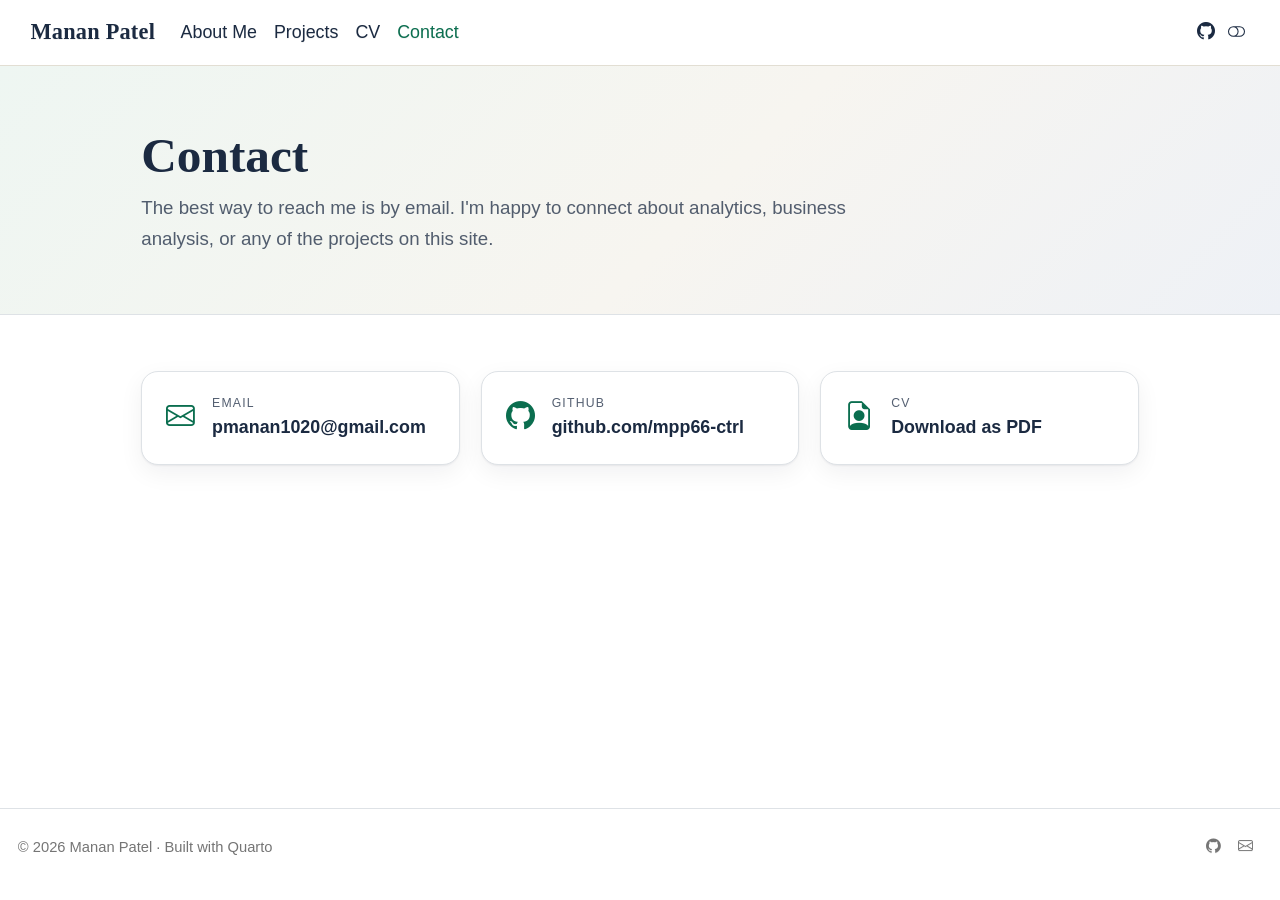
<file: contact.html>
<!DOCTYPE html>
<html xmlns="http://www.w3.org/1999/xhtml" lang="en" xml:lang="en"><head>

<meta charset="utf-8">
<meta name="generator" content="quarto-1.10.18">

<meta name="viewport" content="width=device-width, initial-scale=1.0, user-scalable=yes">

<meta name="description" content="Contact Manan Patel by email or find the work on GitHub.">

<title>Contact – Manan Patel</title>
<style>
/* Default styles provided by pandoc.
** See https://pandoc.org/MANUAL.html#variables-for-html for config info.
*/
span.smallcaps{font-variant: small-caps;}
div.columns{display: flex; gap: 1.5em;}
div.column{flex: auto;}
@media screen {
div.columns{gap: min(4vw, 1.5em);}
div.column{overflow-x: auto;}
}
div.hanging-indent{margin-left: 1.5em; text-indent: -1.5em;}
ul.task-list{list-style: none;}
ul.task-list li input[type="checkbox"] {
  width: 0.8em;
  margin: 0 0.8em 0.2em -1em; /* quarto-specific, see https://github.com/quarto-dev/quarto-cli/issues/4556 */ 
  vertical-align: middle;
}
</style>


<script src="site_libs/quarto-nav/quarto-nav.js"></script>
<link href="./assets/favicon.svg" rel="icon" type="image/svg+xml">
<script src="site_libs/quarto-html/quarto.js" type="module"></script>
<script src="site_libs/quarto-html/tabsets/tabsets.js" type="module"></script>
<script src="site_libs/quarto-html/popper.min.js"></script>
<script src="site_libs/quarto-html/tippy.umd.min.js"></script>
<link href="site_libs/quarto-html/tippy.css" rel="stylesheet">
<link href="site_libs/quarto-html/quarto-syntax-highlighting-64a204ab8560d761af7679ceaba22944.css" rel="stylesheet" class="quarto-color-scheme" id="quarto-text-highlighting-styles">
<link href="site_libs/quarto-html/quarto-syntax-highlighting-dark-b85bc7c33db8c58e0ec93c3465666fed.css" rel="stylesheet" class="quarto-color-scheme quarto-color-alternate" id="quarto-text-highlighting-styles">
<link href="site_libs/quarto-html/quarto-syntax-highlighting-64a204ab8560d761af7679ceaba22944.css" rel="stylesheet" class="quarto-color-scheme-extra" id="quarto-text-highlighting-styles">
<script src="site_libs/bootstrap/bootstrap.min.js"></script>
<link href="site_libs/bootstrap/bootstrap-icons.css" rel="stylesheet">
<link href="site_libs/bootstrap/bootstrap-65c7737fc4c944a9d8ed5c3c0608b520.min.css" rel="stylesheet" append-hash="true" class="quarto-color-scheme" id="quarto-bootstrap" data-mode="light">
<link href="site_libs/bootstrap/bootstrap-dark-a209371bfb0a0ac9900062cd44da475c.min.css" rel="stylesheet" append-hash="true" class="quarto-color-scheme quarto-color-alternate" id="quarto-bootstrap" data-mode="dark">
<link href="site_libs/bootstrap/bootstrap-65c7737fc4c944a9d8ed5c3c0608b520.min.css" rel="stylesheet" append-hash="true" class="quarto-color-scheme-extra" id="quarto-bootstrap" data-mode="light">
<script id="quarto-search-options" type="application/json">{
  "language": {
    "search-no-results-text": "No results",
    "search-matching-documents-text": "matching documents",
    "search-copy-link-title": "Copy link to search",
    "search-hide-matches-text": "Hide additional matches",
    "search-more-match-text": "more match in this document",
    "search-more-matches-text": "more matches in this document",
    "search-clear-button-title": "Clear",
    "search-text-placeholder": "",
    "search-detached-cancel-button-title": "Cancel",
    "search-submit-button-title": "Submit",
    "search-label": "Search"
  }
}</script>
<style>html{ scroll-behavior: smooth; }</style>


<link rel="stylesheet" href="styles.css">
<meta property="og:title" content="Contact">
<meta property="og:description" content="Contact Manan Patel by email or find the work on GitHub.">
<meta property="og:image" content="https://mpp66-ctrl.github.io/assets/img/og-card.png">
<meta property="og:site_name" content="Manan Patel">
<meta property="og:locale" content="en_US">
<meta property="og:image:height" content="630">
<meta property="og:image:width" content="1200">
<meta property="og:image:alt" content="Manan Patel, business analytics portfolio">
<meta name="twitter:title" content="Contact">
<meta name="twitter:description" content="Contact Manan Patel by email or find the work on GitHub.">
<meta name="twitter:image" content="https://mpp66-ctrl.github.io/assets/img/og-card.png">
<meta name="twitter:card" content="summary_large_image">
<meta name="twitter:image-height" content="630">
<meta name="twitter:image-width" content="1200">
<meta name="twitter:image:alt" content="Manan Patel, business analytics portfolio">
</head>

<body class="nav-fixed fullcontent quarto-light"><script id="quarto-html-before-body" type="application/javascript">
    const toggleBodyColorMode = (bsSheetEl) => {
      const mode = bsSheetEl.getAttribute("data-mode");
      const bodyEl = window.document.querySelector("body");
      if (mode === "dark") {
        bodyEl.classList.add("quarto-dark");
        bodyEl.classList.remove("quarto-light");
      } else {
        bodyEl.classList.add("quarto-light");
        bodyEl.classList.remove("quarto-dark");
      }
    }
    const toggleBodyColorPrimary = () => {
      const bsSheetEl = window.document.querySelector("link#quarto-bootstrap:not([rel=disabled-stylesheet])");
      if (bsSheetEl) {
        toggleBodyColorMode(bsSheetEl);
      }
    }
    const setColorSchemeToggle = (alternate) => {
      const toggles = window.document.querySelectorAll('.quarto-color-scheme-toggle');
      for (let i=0; i < toggles.length; i++) {
        const toggle = toggles[i];
        if (toggle) {
          if (alternate) {
            toggle.classList.add("alternate");
          } else {
            toggle.classList.remove("alternate");
          }
        }
      }
    };
    const toggleColorMode = (alternate) => {
      // Switch the stylesheets
      const primaryStylesheets = window.document.querySelectorAll('link.quarto-color-scheme:not(.quarto-color-alternate)');
      const alternateStylesheets = window.document.querySelectorAll('link.quarto-color-scheme.quarto-color-alternate');
      manageTransitions('#quarto-margin-sidebar .nav-link', false);
      if (alternate) {
        // note: dark is layered on light, we don't disable primary!
        enableStylesheet(alternateStylesheets);
        for (const sheetNode of alternateStylesheets) {
          if (sheetNode.id === "quarto-bootstrap") {
            toggleBodyColorMode(sheetNode);
          }
        }
      } else {
        disableStylesheet(alternateStylesheets);
        enableStylesheet(primaryStylesheets)
        toggleBodyColorPrimary();
      }
      manageTransitions('#quarto-margin-sidebar .nav-link', true);
      // Switch the toggles
      setColorSchemeToggle(alternate)
      // Hack to workaround the fact that safari doesn't
      // properly recolor the scrollbar when toggling (#1455)
      if (navigator.userAgent.indexOf('Safari') > 0 && navigator.userAgent.indexOf('Chrome') == -1) {
        manageTransitions("body", false);
        window.scrollTo(0, 1);
        setTimeout(() => {
          window.scrollTo(0, 0);
          manageTransitions("body", true);
        }, 40);
      }
    }
    const disableStylesheet = (stylesheets) => {
      for (let i=0; i < stylesheets.length; i++) {
        const stylesheet = stylesheets[i];
        stylesheet.rel = 'disabled-stylesheet';
      }
    }
    const enableStylesheet = (stylesheets) => {
      for (let i=0; i < stylesheets.length; i++) {
        const stylesheet = stylesheets[i];
        if(stylesheet.rel !== 'stylesheet') { // for Chrome, which will still FOUC without this check
          stylesheet.rel = 'stylesheet';
        }
      }
    }
    const manageTransitions = (selector, allowTransitions) => {
      const els = window.document.querySelectorAll(selector);
      for (let i=0; i < els.length; i++) {
        const el = els[i];
        if (allowTransitions) {
          el.classList.remove('notransition');
        } else {
          el.classList.add('notransition');
        }
      }
    }
    const isFileUrl = () => {
      return window.location.protocol === 'file:';
    }
    const hasAlternateSentinel = () => {
      let styleSentinel = getColorSchemeSentinel();
      if (styleSentinel !== null) {
        return styleSentinel === "alternate";
      } else {
        return false;
      }
    }
    const setStyleSentinel = (alternate) => {
      const value = alternate ? "alternate" : "default";
      if (!isFileUrl()) {
        window.localStorage.setItem("quarto-color-scheme", value);
      } else {
        localAlternateSentinel = value;
      }
    }
    const getColorSchemeSentinel = () => {
      if (!isFileUrl()) {
        const storageValue = window.localStorage.getItem("quarto-color-scheme");
        return storageValue != null ? storageValue : localAlternateSentinel;
      } else {
        return localAlternateSentinel;
      }
    }
    const toggleGiscusIfUsed = (isAlternate, darkModeDefault) => {
      const baseTheme = document.querySelector('#giscus-base-theme')?.value ?? 'light';
      const alternateTheme = document.querySelector('#giscus-alt-theme')?.value ?? 'dark';
      let newTheme = '';
      if(authorPrefersDark) {
        newTheme = isAlternate ? baseTheme : alternateTheme;
      } else {
        newTheme = isAlternate ? alternateTheme : baseTheme;
      }
      const changeGiscusTheme = () => {
        // From: https://github.com/giscus/giscus/issues/336
        const sendMessage = (message) => {
          const iframe = document.querySelector('iframe.giscus-frame');
          if (!iframe) return;
          iframe.contentWindow.postMessage({ giscus: message }, 'https://giscus.app');
        }
        sendMessage({
          setConfig: {
            theme: newTheme
          }
        });
      }
      const isGiscussLoaded = window.document.querySelector('iframe.giscus-frame') !== null;
      if (isGiscussLoaded) {
        changeGiscusTheme();
      }
    };
    const authorPrefersDark = false;
    const queryPrefersDark = window.matchMedia('(prefers-color-scheme: dark)');
    const darkModeDefault = queryPrefersDark.matches;
      document.querySelector('link#quarto-text-highlighting-styles.quarto-color-scheme-extra').rel = 'disabled-stylesheet';
      document.querySelector('link#quarto-bootstrap.quarto-color-scheme-extra').rel = 'disabled-stylesheet';
    let localAlternateSentinel = darkModeDefault ? 'alternate' : 'default';
    // Dark / light mode switch
    window.quartoToggleColorScheme = () => {
      // Read the current dark / light value
      let toAlternate = !hasAlternateSentinel();
      toggleColorMode(toAlternate);
      setStyleSentinel(toAlternate);
      toggleGiscusIfUsed(toAlternate, darkModeDefault);
      window.dispatchEvent(new Event('resize'));
    };
    queryPrefersDark.addEventListener("change", e => {
      if(window.localStorage.getItem("quarto-color-scheme") !== null)
        return;
      const alternate = e.matches
      toggleColorMode(alternate);
      localAlternateSentinel = e.matches ? 'alternate' : 'default'; // this is used alongside local storage!
      toggleGiscusIfUsed(alternate, darkModeDefault);
    });
    // Switch to dark mode if need be
    if (hasAlternateSentinel()) {
      toggleColorMode(true);
    } else {
      toggleColorMode(false);
    }
  </script>

<div id="quarto-search-results"></div>
  <header id="quarto-header" class="headroom fixed-top">
    <nav class="navbar navbar-expand-md " data-bs-theme="dark">
      <div class="navbar-container container-fluid">
      <div class="navbar-brand-container mx-auto">
    <a class="navbar-brand" href="./index.html">
    <span class="navbar-title">Manan Patel</span>
    </a>
  </div>
          <button class="navbar-toggler" type="button" data-bs-toggle="collapse" data-bs-target="#navbarCollapse" aria-controls="navbarCollapse" role="menu" aria-expanded="false" aria-label="Toggle navigation" onclick="if (window.quartoToggleHeadroom) { window.quartoToggleHeadroom(); }">
  <span class="navbar-toggler-icon"></span>
</button>
          <div class="collapse navbar-collapse" id="navbarCollapse">
            <ul class="navbar-nav navbar-nav-scroll me-auto">
  <li class="nav-item">
    <a class="nav-link" href="./about.html"> 
<span class="menu-text">About Me</span></a>
  </li>  
  <li class="nav-item">
    <a class="nav-link" href="./projects.html"> 
<span class="menu-text">Projects</span></a>
  </li>  
  <li class="nav-item">
    <a class="nav-link" href="./cv.html"> 
<span class="menu-text">CV</span></a>
  </li>  
  <li class="nav-item">
    <a class="nav-link active" href="./contact.html" aria-current="page"> 
<span class="menu-text">Contact</span></a>
  </li>  
</ul>
          </div> <!-- /navcollapse -->
            <div class="quarto-navbar-tools">
    <a href="https://github.com/mpp66-ctrl" title="" class="quarto-navigation-tool px-1" aria-label="GitHub profile"><i class="bi bi-github"></i></a>
  <a href="" class="quarto-color-scheme-toggle quarto-navigation-tool  px-1" onclick="window.quartoToggleColorScheme(); return false;" title="Toggle dark mode"><i class="bi"></i></a>
</div>
      </div> <!-- /container-fluid -->
    </nav>
</header>
<!-- content -->
<div id="quarto-content" class="quarto-container page-layout-custom page-navbar">
<!-- sidebar -->
<!-- margin-sidebar -->
<!-- main -->

<a class="visually-hidden-focusable mp-skip" href="#quarto-content">Skip to main content</a>




<section class="mp-pagehead">
  <div class="mp-wrap">
    <h1>Contact</h1>
    <p>The best way to reach me is by email. I'm happy to connect about analytics, business analysis, or any of the projects on this site.</p>
  </div>
</section>

<section class="mp-section">
  <div class="mp-wrap">
    <div class="mp-contact-grid">

      <a class="mp-contact-card" href="mailto:pmanan1020@gmail.com">
        <i class="bi bi-envelope" aria-hidden="true"></i>
        <span>
          <span class="mp-label">Email</span>
          <span class="mp-value">pmanan1020@gmail.com</span>
        </span>
      </a>

      <a class="mp-contact-card" href="https://github.com/mpp66-ctrl">
        <i class="bi bi-github" aria-hidden="true"></i>
        <span>
          <span class="mp-label">GitHub</span>
          <span class="mp-value">github.com/mpp66-ctrl</span>
        </span>
      </a>

      <a class="mp-contact-card" href="assets/Manan_Patel_CV.pdf">
        <i class="bi bi-file-earmark-person" aria-hidden="true"></i>
        <span>
          <span class="mp-label">CV</span>
          <span class="mp-value">Download as PDF</span>
        </span>
      </a>

    </div>
  </div>
</section>




<script id="quarto-html-after-body" type="application/javascript">
  window.document.addEventListener("DOMContentLoaded", function (event) {
    // Ensure there is a toggle, if there isn't float one in the top right
    if (window.document.querySelector('.quarto-color-scheme-toggle') === null) {
      const a = window.document.createElement('a');
      a.classList.add('top-right');
      a.classList.add('quarto-color-scheme-toggle');
      a.href = "";
      a.onclick = function() { try { window.quartoToggleColorScheme(); } catch {} return false; };
      const i = window.document.createElement("i");
      i.classList.add('bi');
      a.appendChild(i);
      window.document.body.appendChild(a);
    }
    setColorSchemeToggle(hasAlternateSentinel())
      var localhostRegex = new RegExp(/^(?:http|https):\/\/localhost\:?[0-9]*\//);
      var mailtoRegex = new RegExp(/^mailto:/);
        var filterRegex = new RegExp("https:\/\/mpp66-ctrl\.github\.io");
      var isInternal = (href) => {
          return filterRegex.test(href) || localhostRegex.test(href) || mailtoRegex.test(href);
      }
      // Inspect non-navigation links and adorn them if external
     var links = window.document.querySelectorAll('a[href]:not(.nav-link):not(.navbar-brand):not(.toc-action):not(.sidebar-link):not(.sidebar-item-toggle):not(.pagination-link):not(.no-external):not([aria-hidden]):not(.dropdown-item):not(.quarto-navigation-tool):not(.about-link)');
      for (var i=0; i<links.length; i++) {
        const link = links[i];
        if (!isInternal(link.href)) {
          // undo the damage that might have been done by quarto-nav.js in the case of
          // links that we want to consider external
          if (link.dataset.originalHref !== undefined) {
            link.href = link.dataset.originalHref;
          }
            // target, if specified
            link.setAttribute("target", "_blank");
            if (link.getAttribute("rel") === null) {
              link.setAttribute("rel", "noopener");
            }
        }
      }
    function tippyHover(el, contentFn, onTriggerFn, onUntriggerFn) {
      const config = {
        allowHTML: true,
        maxWidth: 500,
        delay: 100,
        arrow: false,
        appendTo: function(el) {
            return el.parentElement;
        },
        interactive: true,
        interactiveBorder: 10,
        theme: 'quarto',
        placement: 'bottom-start',
      };
      if (contentFn) {
        config.content = contentFn;
      }
      if (onTriggerFn) {
        config.onTrigger = onTriggerFn;
      }
      if (onUntriggerFn) {
        config.onUntrigger = onUntriggerFn;
      }
      window.tippy(el, config); 
    }
    const xrefs = window.document.querySelectorAll('a.quarto-xref');
    const processXRef = (id, note) => {
      // Strip column container classes
      const stripColumnClz = (el) => {
        el.classList.remove("page-full", "page-columns");
        if (el.children) {
          for (const child of el.children) {
            stripColumnClz(child);
          }
        }
      }
      stripColumnClz(note)
      if (id === null || id.startsWith('sec-')) {
        // Special case sections, only their first couple elements
        const container = document.createElement("div");
        if (note.children && note.children.length > 2) {
          container.appendChild(note.children[0].cloneNode(true));
          for (let i = 1; i < note.children.length; i++) {
            const child = note.children[i];
            if (child.tagName === "P" && child.innerText === "") {
              continue;
            } else {
              container.appendChild(child.cloneNode(true));
              break;
            }
          }
          if (window.Quarto?.typesetMath) {
            window.Quarto.typesetMath(container);
          }
          return container.innerHTML
        } else {
          if (window.Quarto?.typesetMath) {
            window.Quarto.typesetMath(note);
          }
          return note.innerHTML;
        }
      } else {
        // Remove any anchor links if they are present
        const anchorLink = note.querySelector('a.anchorjs-link');
        if (anchorLink) {
          anchorLink.remove();
        }
        if (window.Quarto?.typesetMath) {
          window.Quarto.typesetMath(note);
        }
        if (note.classList.contains("callout")) {
          return note.outerHTML;
        } else {
          return note.innerHTML;
        }
      }
    }
    for (var i=0; i<xrefs.length; i++) {
      const xref = xrefs[i];
      tippyHover(xref, undefined, function(instance) {
        instance.disable();
        let url = xref.getAttribute('href');
        let hash = undefined; 
        if (url.startsWith('#')) {
          hash = url;
        } else {
          try { hash = new URL(url).hash; } catch {}
        }
        if (hash) {
          const id = hash.replace(/^#\/?/, "");
          const note = window.document.getElementById(id);
          if (note !== null) {
            try {
              const html = processXRef(id, note.cloneNode(true));
              instance.setContent(html);
            } finally {
              instance.enable();
              instance.show();
            }
          } else {
            // See if we can fetch this
            fetch(url.split('#')[0])
            .then(res => res.text())
            .then(html => {
              const parser = new DOMParser();
              const htmlDoc = parser.parseFromString(html, "text/html");
              const note = htmlDoc.getElementById(id);
              if (note !== null) {
                const html = processXRef(id, note);
                instance.setContent(html);
              } 
            }).finally(() => {
              instance.enable();
              instance.show();
            });
          }
        } else {
          // See if we can fetch a full url (with no hash to target)
          // This is a special case and we should probably do some content thinning / targeting
          fetch(url)
          .then(res => res.text())
          .then(html => {
            const parser = new DOMParser();
            const htmlDoc = parser.parseFromString(html, "text/html");
            const note = htmlDoc.querySelector('main.content');
            if (note !== null) {
              // This should only happen for chapter cross references
              // (since there is no id in the URL)
              // remove the first header
              if (note.children.length > 0 && note.children[0].tagName === "HEADER") {
                note.children[0].remove();
              }
              const html = processXRef(null, note);
              instance.setContent(html);
            } 
          }).finally(() => {
            instance.enable();
            instance.show();
          });
        }
      }, function(instance) {
      });
    }
        let selectedAnnoteEl;
        const selectorForAnnotation = ( cell, annotation) => {
          let cellAttr = 'data-code-cell="' + cell + '"';
          let lineAttr = 'data-code-annotation="' +  annotation + '"';
          const selector = 'span[' + cellAttr + '][' + lineAttr + ']';
          return selector;
        }
        const selectCodeLines = (annoteEl) => {
          const doc = window.document;
          const targetCell = annoteEl.getAttribute("data-target-cell");
          const targetAnnotation = annoteEl.getAttribute("data-target-annotation");
          const annoteSpan = window.document.querySelector(selectorForAnnotation(targetCell, targetAnnotation));
          const lines = annoteSpan.getAttribute("data-code-lines").split(",");
          const lineIds = lines.map((line) => {
            return targetCell + "-" + line;
          })
          let top = null;
          let height = null;
          let parent = null;
          if (lineIds.length > 0) {
              //compute the position of the single el (top and bottom and make a div)
              const el = window.document.getElementById(lineIds[0]);
              top = el.offsetTop;
              height = el.offsetHeight;
              parent = el.parentElement.parentElement;
            if (lineIds.length > 1) {
              const lastEl = window.document.getElementById(lineIds[lineIds.length - 1]);
              const bottom = lastEl.offsetTop + lastEl.offsetHeight;
              height = bottom - top;
            }
            if (top !== null && height !== null && parent !== null) {
              // cook up a div (if necessary) and position it 
              let div = window.document.getElementById("code-annotation-line-highlight");
              if (div === null) {
                div = window.document.createElement("div");
                div.setAttribute("id", "code-annotation-line-highlight");
                div.style.position = 'absolute';
                parent.appendChild(div);
              }
              div.style.top = top - 2 + "px";
              div.style.height = height + 4 + "px";
              div.style.left = 0;
              let gutterDiv = window.document.getElementById("code-annotation-line-highlight-gutter");
              if (gutterDiv === null) {
                gutterDiv = window.document.createElement("div");
                gutterDiv.setAttribute("id", "code-annotation-line-highlight-gutter");
                gutterDiv.style.position = 'absolute';
                const codeCell = window.document.getElementById(targetCell);
                const gutter = codeCell.querySelector('.code-annotation-gutter');
                gutter.appendChild(gutterDiv);
              }
              gutterDiv.style.top = top - 2 + "px";
              gutterDiv.style.height = height + 4 + "px";
            }
            selectedAnnoteEl = annoteEl;
          }
        };
        const unselectCodeLines = () => {
          const elementsIds = ["code-annotation-line-highlight", "code-annotation-line-highlight-gutter"];
          elementsIds.forEach((elId) => {
            const div = window.document.getElementById(elId);
            if (div) {
              div.remove();
            }
          });
          selectedAnnoteEl = undefined;
        };
          // Handle positioning of the toggle
      window.addEventListener(
        "resize",
        throttle(() => {
          elRect = undefined;
          if (selectedAnnoteEl) {
            selectCodeLines(selectedAnnoteEl);
          }
        }, 10)
      );
      function throttle(fn, ms) {
      let throttle = false;
      let timer;
        return (...args) => {
          if(!throttle) { // first call gets through
              fn.apply(this, args);
              throttle = true;
          } else { // all the others get throttled
              if(timer) clearTimeout(timer); // cancel #2
              timer = setTimeout(() => {
                fn.apply(this, args);
                timer = throttle = false;
              }, ms);
          }
        };
      }
        // Attach click handler to the DT
        const annoteDls = window.document.querySelectorAll('dt[data-target-cell]');
        for (const annoteDlNode of annoteDls) {
          annoteDlNode.addEventListener('click', (event) => {
            const clickedEl = event.target;
            if (clickedEl !== selectedAnnoteEl) {
              unselectCodeLines();
              const activeEl = window.document.querySelector('dt[data-target-cell].code-annotation-active');
              if (activeEl) {
                activeEl.classList.remove('code-annotation-active');
              }
              selectCodeLines(clickedEl);
              clickedEl.classList.add('code-annotation-active');
            } else {
              // Unselect the line
              unselectCodeLines();
              clickedEl.classList.remove('code-annotation-active');
            }
          });
        }
  });
  </script>
</div> <!-- /content -->
<footer class="footer">
  <div class="nav-footer">
    <div class="nav-footer-left">
<p>© 2026 Manan Patel · Built with <a href="https://quarto.org">Quarto</a></p>
</div>   
    <div class="nav-footer-center">
      &nbsp;
    </div>
    <div class="nav-footer-right">
      <ul class="footer-items list-unstyled">
    <li class="nav-item compact">
    <a class="nav-link" href="https://github.com/mpp66-ctrl">
      <i class="bi bi-github" role="img" aria-label="GitHub profile">
</i> 
    </a>
  </li>  
    <li class="nav-item compact">
    <a class="nav-link" href="mailto:pmanan1020@gmail.com">
      <i class="bi bi-envelope" role="img" aria-label="Email Manan">
</i> 
    </a>
  </li>  
</ul>
    </div>
  </div>
</footer>




<script src="site_libs/quarto-html/zenscroll-min.js"></script>
</body></html>
</file>
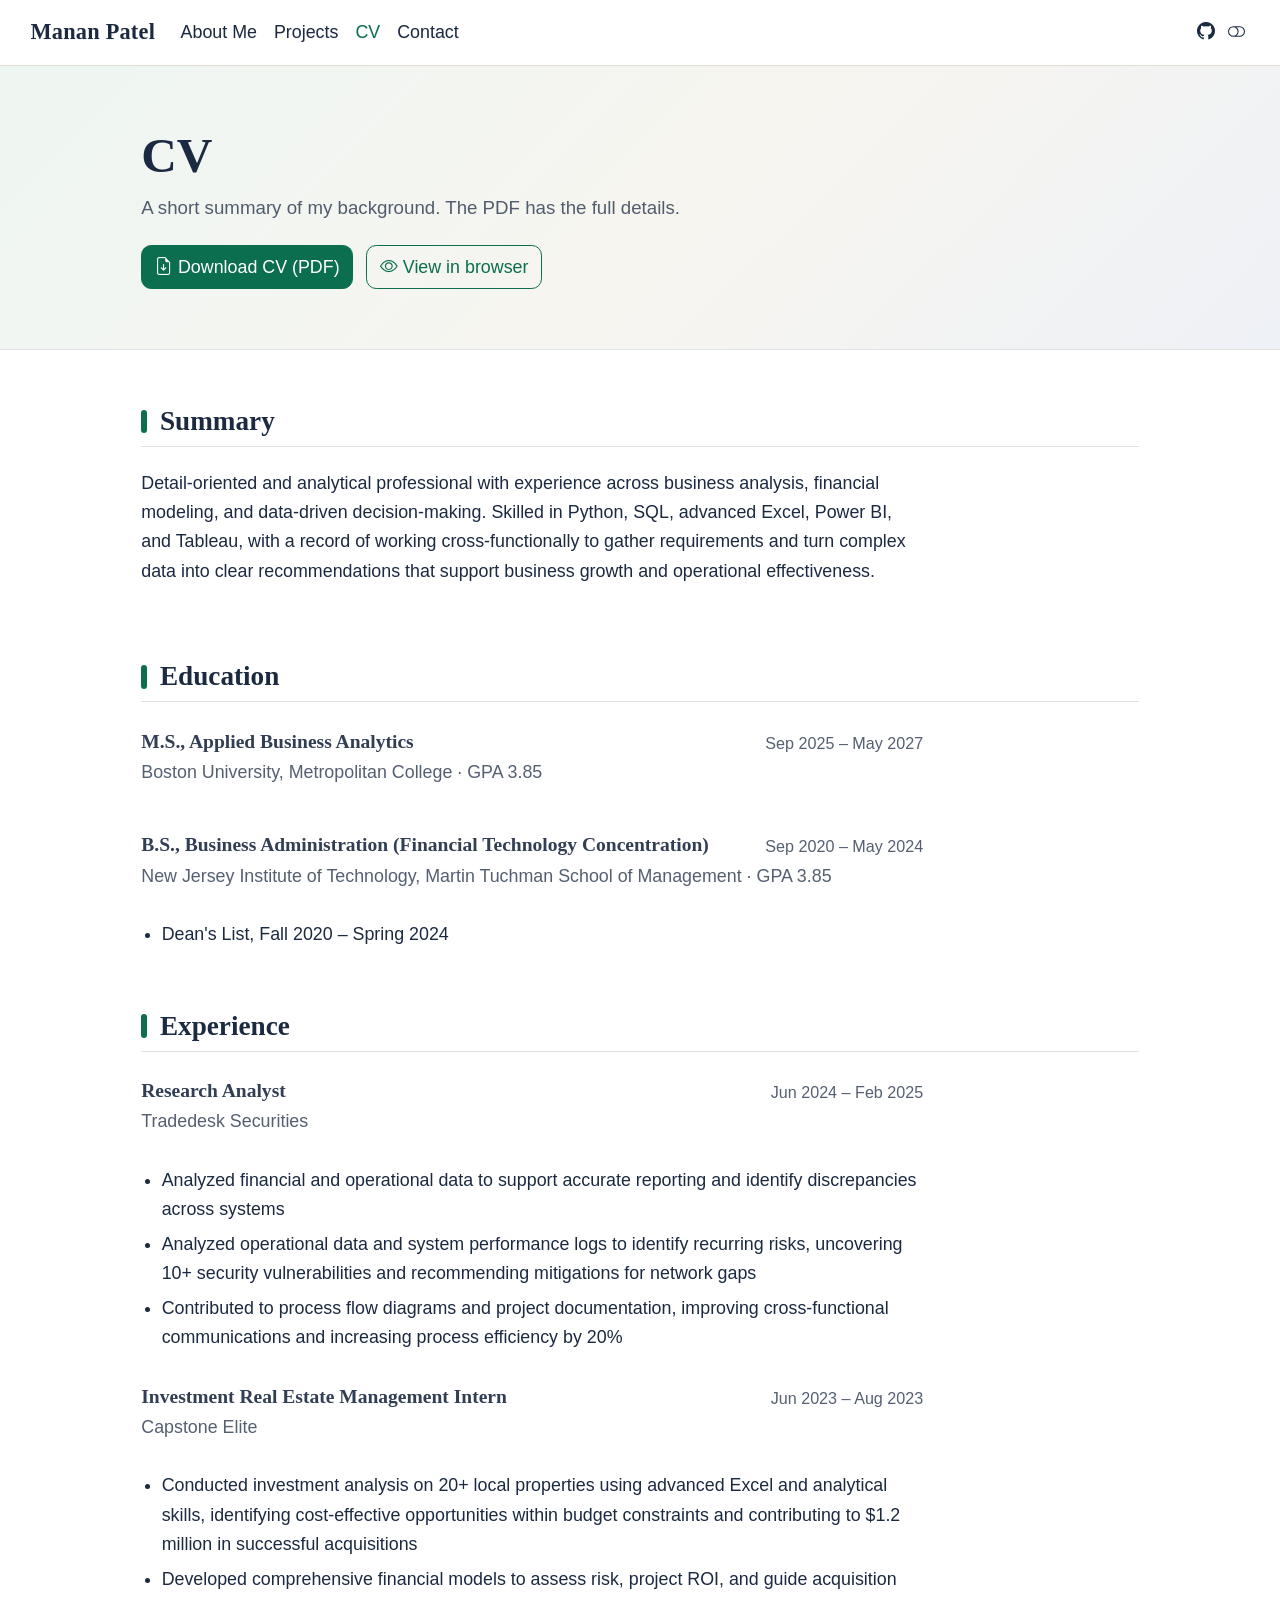
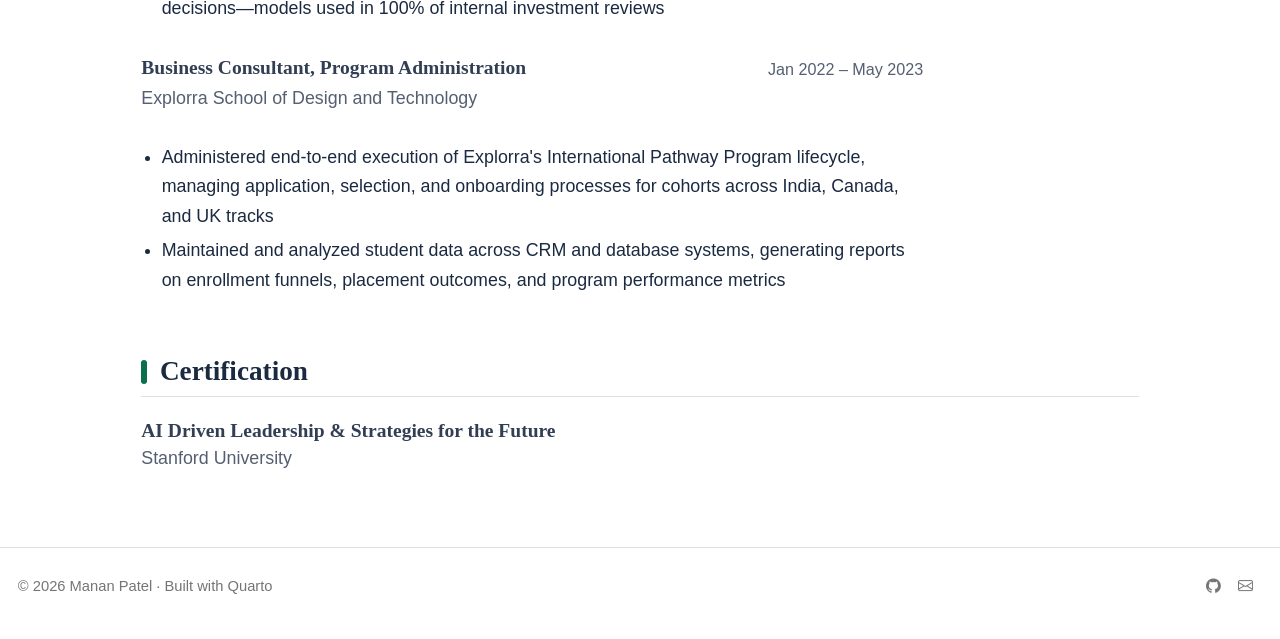
<file: cv.html>
<!DOCTYPE html>
<html xmlns="http://www.w3.org/1999/xhtml" lang="en" xml:lang="en"><head>

<meta charset="utf-8">
<meta name="generator" content="quarto-1.10.18">

<meta name="viewport" content="width=device-width, initial-scale=1.0, user-scalable=yes">

<meta name="description" content="Curriculum vitae of Manan Patel: education, experience, and skills in business and data analytics.">

<title>CV – Manan Patel</title>
<style>
/* Default styles provided by pandoc.
** See https://pandoc.org/MANUAL.html#variables-for-html for config info.
*/
span.smallcaps{font-variant: small-caps;}
div.columns{display: flex; gap: 1.5em;}
div.column{flex: auto;}
@media screen {
div.columns{gap: min(4vw, 1.5em);}
div.column{overflow-x: auto;}
}
div.hanging-indent{margin-left: 1.5em; text-indent: -1.5em;}
ul.task-list{list-style: none;}
ul.task-list li input[type="checkbox"] {
  width: 0.8em;
  margin: 0 0.8em 0.2em -1em; /* quarto-specific, see https://github.com/quarto-dev/quarto-cli/issues/4556 */ 
  vertical-align: middle;
}
</style>


<script src="site_libs/quarto-nav/quarto-nav.js"></script>
<link href="./assets/favicon.svg" rel="icon" type="image/svg+xml">
<script src="site_libs/quarto-html/quarto.js" type="module"></script>
<script src="site_libs/quarto-html/tabsets/tabsets.js" type="module"></script>
<script src="site_libs/quarto-html/popper.min.js"></script>
<script src="site_libs/quarto-html/tippy.umd.min.js"></script>
<link href="site_libs/quarto-html/tippy.css" rel="stylesheet">
<link href="site_libs/quarto-html/quarto-syntax-highlighting-64a204ab8560d761af7679ceaba22944.css" rel="stylesheet" class="quarto-color-scheme" id="quarto-text-highlighting-styles">
<link href="site_libs/quarto-html/quarto-syntax-highlighting-dark-b85bc7c33db8c58e0ec93c3465666fed.css" rel="stylesheet" class="quarto-color-scheme quarto-color-alternate" id="quarto-text-highlighting-styles">
<link href="site_libs/quarto-html/quarto-syntax-highlighting-64a204ab8560d761af7679ceaba22944.css" rel="stylesheet" class="quarto-color-scheme-extra" id="quarto-text-highlighting-styles">
<script src="site_libs/bootstrap/bootstrap.min.js"></script>
<link href="site_libs/bootstrap/bootstrap-icons.css" rel="stylesheet">
<link href="site_libs/bootstrap/bootstrap-65c7737fc4c944a9d8ed5c3c0608b520.min.css" rel="stylesheet" append-hash="true" class="quarto-color-scheme" id="quarto-bootstrap" data-mode="light">
<link href="site_libs/bootstrap/bootstrap-dark-a209371bfb0a0ac9900062cd44da475c.min.css" rel="stylesheet" append-hash="true" class="quarto-color-scheme quarto-color-alternate" id="quarto-bootstrap" data-mode="dark">
<link href="site_libs/bootstrap/bootstrap-65c7737fc4c944a9d8ed5c3c0608b520.min.css" rel="stylesheet" append-hash="true" class="quarto-color-scheme-extra" id="quarto-bootstrap" data-mode="light">
<script id="quarto-search-options" type="application/json">{
  "language": {
    "search-no-results-text": "No results",
    "search-matching-documents-text": "matching documents",
    "search-copy-link-title": "Copy link to search",
    "search-hide-matches-text": "Hide additional matches",
    "search-more-match-text": "more match in this document",
    "search-more-matches-text": "more matches in this document",
    "search-clear-button-title": "Clear",
    "search-text-placeholder": "",
    "search-detached-cancel-button-title": "Cancel",
    "search-submit-button-title": "Submit",
    "search-label": "Search"
  }
}</script>
<style>html{ scroll-behavior: smooth; }</style>


<link rel="stylesheet" href="styles.css">
<meta property="og:title" content="CV">
<meta property="og:description" content="Curriculum vitae of Manan Patel: education, experience, and skills in business and data analytics.">
<meta property="og:image" content="https://mpp66-ctrl.github.io/assets/img/og-card.png">
<meta property="og:site_name" content="Manan Patel">
<meta property="og:locale" content="en_US">
<meta property="og:image:height" content="630">
<meta property="og:image:width" content="1200">
<meta property="og:image:alt" content="Manan Patel, business analytics portfolio">
<meta name="twitter:title" content="CV">
<meta name="twitter:description" content="Curriculum vitae of Manan Patel: education, experience, and skills in business and data analytics.">
<meta name="twitter:image" content="https://mpp66-ctrl.github.io/assets/img/og-card.png">
<meta name="twitter:card" content="summary_large_image">
<meta name="twitter:image-height" content="630">
<meta name="twitter:image-width" content="1200">
<meta name="twitter:image:alt" content="Manan Patel, business analytics portfolio">
</head>

<body class="nav-fixed fullcontent quarto-light"><script id="quarto-html-before-body" type="application/javascript">
    const toggleBodyColorMode = (bsSheetEl) => {
      const mode = bsSheetEl.getAttribute("data-mode");
      const bodyEl = window.document.querySelector("body");
      if (mode === "dark") {
        bodyEl.classList.add("quarto-dark");
        bodyEl.classList.remove("quarto-light");
      } else {
        bodyEl.classList.add("quarto-light");
        bodyEl.classList.remove("quarto-dark");
      }
    }
    const toggleBodyColorPrimary = () => {
      const bsSheetEl = window.document.querySelector("link#quarto-bootstrap:not([rel=disabled-stylesheet])");
      if (bsSheetEl) {
        toggleBodyColorMode(bsSheetEl);
      }
    }
    const setColorSchemeToggle = (alternate) => {
      const toggles = window.document.querySelectorAll('.quarto-color-scheme-toggle');
      for (let i=0; i < toggles.length; i++) {
        const toggle = toggles[i];
        if (toggle) {
          if (alternate) {
            toggle.classList.add("alternate");
          } else {
            toggle.classList.remove("alternate");
          }
        }
      }
    };
    const toggleColorMode = (alternate) => {
      // Switch the stylesheets
      const primaryStylesheets = window.document.querySelectorAll('link.quarto-color-scheme:not(.quarto-color-alternate)');
      const alternateStylesheets = window.document.querySelectorAll('link.quarto-color-scheme.quarto-color-alternate');
      manageTransitions('#quarto-margin-sidebar .nav-link', false);
      if (alternate) {
        // note: dark is layered on light, we don't disable primary!
        enableStylesheet(alternateStylesheets);
        for (const sheetNode of alternateStylesheets) {
          if (sheetNode.id === "quarto-bootstrap") {
            toggleBodyColorMode(sheetNode);
          }
        }
      } else {
        disableStylesheet(alternateStylesheets);
        enableStylesheet(primaryStylesheets)
        toggleBodyColorPrimary();
      }
      manageTransitions('#quarto-margin-sidebar .nav-link', true);
      // Switch the toggles
      setColorSchemeToggle(alternate)
      // Hack to workaround the fact that safari doesn't
      // properly recolor the scrollbar when toggling (#1455)
      if (navigator.userAgent.indexOf('Safari') > 0 && navigator.userAgent.indexOf('Chrome') == -1) {
        manageTransitions("body", false);
        window.scrollTo(0, 1);
        setTimeout(() => {
          window.scrollTo(0, 0);
          manageTransitions("body", true);
        }, 40);
      }
    }
    const disableStylesheet = (stylesheets) => {
      for (let i=0; i < stylesheets.length; i++) {
        const stylesheet = stylesheets[i];
        stylesheet.rel = 'disabled-stylesheet';
      }
    }
    const enableStylesheet = (stylesheets) => {
      for (let i=0; i < stylesheets.length; i++) {
        const stylesheet = stylesheets[i];
        if(stylesheet.rel !== 'stylesheet') { // for Chrome, which will still FOUC without this check
          stylesheet.rel = 'stylesheet';
        }
      }
    }
    const manageTransitions = (selector, allowTransitions) => {
      const els = window.document.querySelectorAll(selector);
      for (let i=0; i < els.length; i++) {
        const el = els[i];
        if (allowTransitions) {
          el.classList.remove('notransition');
        } else {
          el.classList.add('notransition');
        }
      }
    }
    const isFileUrl = () => {
      return window.location.protocol === 'file:';
    }
    const hasAlternateSentinel = () => {
      let styleSentinel = getColorSchemeSentinel();
      if (styleSentinel !== null) {
        return styleSentinel === "alternate";
      } else {
        return false;
      }
    }
    const setStyleSentinel = (alternate) => {
      const value = alternate ? "alternate" : "default";
      if (!isFileUrl()) {
        window.localStorage.setItem("quarto-color-scheme", value);
      } else {
        localAlternateSentinel = value;
      }
    }
    const getColorSchemeSentinel = () => {
      if (!isFileUrl()) {
        const storageValue = window.localStorage.getItem("quarto-color-scheme");
        return storageValue != null ? storageValue : localAlternateSentinel;
      } else {
        return localAlternateSentinel;
      }
    }
    const toggleGiscusIfUsed = (isAlternate, darkModeDefault) => {
      const baseTheme = document.querySelector('#giscus-base-theme')?.value ?? 'light';
      const alternateTheme = document.querySelector('#giscus-alt-theme')?.value ?? 'dark';
      let newTheme = '';
      if(authorPrefersDark) {
        newTheme = isAlternate ? baseTheme : alternateTheme;
      } else {
        newTheme = isAlternate ? alternateTheme : baseTheme;
      }
      const changeGiscusTheme = () => {
        // From: https://github.com/giscus/giscus/issues/336
        const sendMessage = (message) => {
          const iframe = document.querySelector('iframe.giscus-frame');
          if (!iframe) return;
          iframe.contentWindow.postMessage({ giscus: message }, 'https://giscus.app');
        }
        sendMessage({
          setConfig: {
            theme: newTheme
          }
        });
      }
      const isGiscussLoaded = window.document.querySelector('iframe.giscus-frame') !== null;
      if (isGiscussLoaded) {
        changeGiscusTheme();
      }
    };
    const authorPrefersDark = false;
    const queryPrefersDark = window.matchMedia('(prefers-color-scheme: dark)');
    const darkModeDefault = queryPrefersDark.matches;
      document.querySelector('link#quarto-text-highlighting-styles.quarto-color-scheme-extra').rel = 'disabled-stylesheet';
      document.querySelector('link#quarto-bootstrap.quarto-color-scheme-extra').rel = 'disabled-stylesheet';
    let localAlternateSentinel = darkModeDefault ? 'alternate' : 'default';
    // Dark / light mode switch
    window.quartoToggleColorScheme = () => {
      // Read the current dark / light value
      let toAlternate = !hasAlternateSentinel();
      toggleColorMode(toAlternate);
      setStyleSentinel(toAlternate);
      toggleGiscusIfUsed(toAlternate, darkModeDefault);
      window.dispatchEvent(new Event('resize'));
    };
    queryPrefersDark.addEventListener("change", e => {
      if(window.localStorage.getItem("quarto-color-scheme") !== null)
        return;
      const alternate = e.matches
      toggleColorMode(alternate);
      localAlternateSentinel = e.matches ? 'alternate' : 'default'; // this is used alongside local storage!
      toggleGiscusIfUsed(alternate, darkModeDefault);
    });
    // Switch to dark mode if need be
    if (hasAlternateSentinel()) {
      toggleColorMode(true);
    } else {
      toggleColorMode(false);
    }
  </script>

<div id="quarto-search-results"></div>
  <header id="quarto-header" class="headroom fixed-top">
    <nav class="navbar navbar-expand-md " data-bs-theme="dark">
      <div class="navbar-container container-fluid">
      <div class="navbar-brand-container mx-auto">
    <a class="navbar-brand" href="./index.html">
    <span class="navbar-title">Manan Patel</span>
    </a>
  </div>
          <button class="navbar-toggler" type="button" data-bs-toggle="collapse" data-bs-target="#navbarCollapse" aria-controls="navbarCollapse" role="menu" aria-expanded="false" aria-label="Toggle navigation" onclick="if (window.quartoToggleHeadroom) { window.quartoToggleHeadroom(); }">
  <span class="navbar-toggler-icon"></span>
</button>
          <div class="collapse navbar-collapse" id="navbarCollapse">
            <ul class="navbar-nav navbar-nav-scroll me-auto">
  <li class="nav-item">
    <a class="nav-link" href="./about.html"> 
<span class="menu-text">About Me</span></a>
  </li>  
  <li class="nav-item">
    <a class="nav-link" href="./projects.html"> 
<span class="menu-text">Projects</span></a>
  </li>  
  <li class="nav-item">
    <a class="nav-link active" href="./cv.html" aria-current="page"> 
<span class="menu-text">CV</span></a>
  </li>  
  <li class="nav-item">
    <a class="nav-link" href="./contact.html"> 
<span class="menu-text">Contact</span></a>
  </li>  
</ul>
          </div> <!-- /navcollapse -->
            <div class="quarto-navbar-tools">
    <a href="https://github.com/mpp66-ctrl" title="" class="quarto-navigation-tool px-1" aria-label="GitHub profile"><i class="bi bi-github"></i></a>
  <a href="" class="quarto-color-scheme-toggle quarto-navigation-tool  px-1" onclick="window.quartoToggleColorScheme(); return false;" title="Toggle dark mode"><i class="bi"></i></a>
</div>
      </div> <!-- /container-fluid -->
    </nav>
</header>
<!-- content -->
<div id="quarto-content" class="quarto-container page-layout-custom page-navbar">
<!-- sidebar -->
<!-- margin-sidebar -->
<!-- main -->

<a class="visually-hidden-focusable mp-skip" href="#quarto-content">Skip to main content</a>




<section class="mp-pagehead">
  <div class="mp-wrap">
    <h1>CV</h1>
    <p>A short summary of my background. The PDF has the full details.</p>
    <p class="mp-cta" style="margin-top:1.25rem">
      <a class="btn btn-primary" href="assets/Manan_Patel_CV.pdf" download=""><i class="bi bi-file-earmark-arrow-down" aria-hidden="true"></i> Download CV (PDF)</a>
      <a class="btn btn-outline-primary" href="assets/Manan_Patel_CV.pdf"><i class="bi bi-eye" aria-hidden="true"></i> View in browser</a>
    </p>
  </div>
</section>

<section class="mp-section">
  <div class="mp-wrap">
    <h2>Summary</h2>
    <div class="mp-prose">
      <p>Detail-oriented and analytical professional with experience across business analysis, financial modeling, and data-driven decision-making. Skilled in Python, SQL, advanced Excel, Power BI, and Tableau, with a record of working cross-functionally to gather requirements and turn complex data into clear recommendations that support business growth and operational effectiveness.</p>
    </div>
  </div>
</section>

<section class="mp-section" style="padding-top:0">
  <div class="mp-wrap mp-prose">
    <h2>Education</h2>

    <div class="mp-entry">
      <h3>M.S., Applied Business Analytics</h3>
      <span class="mp-when">Sep 2025 – May 2027</span>
      <p class="mp-org">Boston University, Metropolitan College · GPA 3.85</p>
    </div>

    <div class="mp-entry">
      <h3>B.S., Business Administration (Financial Technology Concentration)</h3>
      <span class="mp-when">Sep 2020 – May 2024</span>
      <p class="mp-org">New Jersey Institute of Technology, Martin Tuchman School of Management · GPA 3.85</p>
      <ul><li>Dean's List, Fall 2020 – Spring 2024</li></ul>
    </div>
  </div>
</section>

<section class="mp-section" style="padding-top:0">
  <div class="mp-wrap mp-prose">
    <h2>Experience</h2>

    <div class="mp-entry">
      <h3>Research Analyst</h3>
      <span class="mp-when">Jun 2024 – Feb 2025</span>
      <p class="mp-org">Tradedesk Securities</p>
      <ul>
        <li>Analyzed financial and operational data to support accurate reporting and identify discrepancies across systems</li>
        <li>Analyzed operational data and system performance logs to identify recurring risks, uncovering 10+ security vulnerabilities and recommending mitigations for network gaps</li>
        <li>Contributed to process flow diagrams and project documentation, improving cross-functional communications and increasing process efficiency by 20%</li>
      </ul>
    </div>

    <div class="mp-entry">
      <h3>Investment Real Estate Management Intern</h3>
      <span class="mp-when">Jun 2023 – Aug 2023</span>
      <p class="mp-org">Capstone Elite</p>
      <ul>
        <li>Conducted investment analysis on 20+ local properties using advanced Excel and analytical skills, identifying cost-effective opportunities within budget constraints and contributing to $1.2 million in successful acquisitions</li>
        <li>Developed comprehensive financial models to assess risk, project ROI, and guide acquisition decisions—models used in 100% of internal investment reviews</li>
      </ul>
    </div>

    <div class="mp-entry">
      <h3>Business Consultant, Program Administration</h3>
      <span class="mp-when">Jan 2022 – May 2023</span>
      <p class="mp-org">Explorra School of Design and Technology</p>
      <ul>
        <li>Administered end-to-end execution of Explorra's International Pathway Program lifecycle, managing application, selection, and onboarding processes for cohorts across India, Canada, and UK tracks</li>
        <li>Maintained and analyzed student data across CRM and database systems, generating reports on enrollment funnels, placement outcomes, and program performance metrics</li>
      </ul>
    </div>
  </div>
</section>

<section class="mp-section" style="padding-top:0">
  <div class="mp-wrap mp-prose">
    <h2>Certification</h2>
    <div class="mp-entry" style="margin-top:0">
      <h3>AI Driven Leadership &amp; Strategies for the Future</h3>
      <p class="mp-org">Stanford University</p>
    </div>
  </div>
</section>




<script id="quarto-html-after-body" type="application/javascript">
  window.document.addEventListener("DOMContentLoaded", function (event) {
    // Ensure there is a toggle, if there isn't float one in the top right
    if (window.document.querySelector('.quarto-color-scheme-toggle') === null) {
      const a = window.document.createElement('a');
      a.classList.add('top-right');
      a.classList.add('quarto-color-scheme-toggle');
      a.href = "";
      a.onclick = function() { try { window.quartoToggleColorScheme(); } catch {} return false; };
      const i = window.document.createElement("i");
      i.classList.add('bi');
      a.appendChild(i);
      window.document.body.appendChild(a);
    }
    setColorSchemeToggle(hasAlternateSentinel())
      var localhostRegex = new RegExp(/^(?:http|https):\/\/localhost\:?[0-9]*\//);
      var mailtoRegex = new RegExp(/^mailto:/);
        var filterRegex = new RegExp("https:\/\/mpp66-ctrl\.github\.io");
      var isInternal = (href) => {
          return filterRegex.test(href) || localhostRegex.test(href) || mailtoRegex.test(href);
      }
      // Inspect non-navigation links and adorn them if external
     var links = window.document.querySelectorAll('a[href]:not(.nav-link):not(.navbar-brand):not(.toc-action):not(.sidebar-link):not(.sidebar-item-toggle):not(.pagination-link):not(.no-external):not([aria-hidden]):not(.dropdown-item):not(.quarto-navigation-tool):not(.about-link)');
      for (var i=0; i<links.length; i++) {
        const link = links[i];
        if (!isInternal(link.href)) {
          // undo the damage that might have been done by quarto-nav.js in the case of
          // links that we want to consider external
          if (link.dataset.originalHref !== undefined) {
            link.href = link.dataset.originalHref;
          }
            // target, if specified
            link.setAttribute("target", "_blank");
            if (link.getAttribute("rel") === null) {
              link.setAttribute("rel", "noopener");
            }
        }
      }
    function tippyHover(el, contentFn, onTriggerFn, onUntriggerFn) {
      const config = {
        allowHTML: true,
        maxWidth: 500,
        delay: 100,
        arrow: false,
        appendTo: function(el) {
            return el.parentElement;
        },
        interactive: true,
        interactiveBorder: 10,
        theme: 'quarto',
        placement: 'bottom-start',
      };
      if (contentFn) {
        config.content = contentFn;
      }
      if (onTriggerFn) {
        config.onTrigger = onTriggerFn;
      }
      if (onUntriggerFn) {
        config.onUntrigger = onUntriggerFn;
      }
      window.tippy(el, config); 
    }
    const xrefs = window.document.querySelectorAll('a.quarto-xref');
    const processXRef = (id, note) => {
      // Strip column container classes
      const stripColumnClz = (el) => {
        el.classList.remove("page-full", "page-columns");
        if (el.children) {
          for (const child of el.children) {
            stripColumnClz(child);
          }
        }
      }
      stripColumnClz(note)
      if (id === null || id.startsWith('sec-')) {
        // Special case sections, only their first couple elements
        const container = document.createElement("div");
        if (note.children && note.children.length > 2) {
          container.appendChild(note.children[0].cloneNode(true));
          for (let i = 1; i < note.children.length; i++) {
            const child = note.children[i];
            if (child.tagName === "P" && child.innerText === "") {
              continue;
            } else {
              container.appendChild(child.cloneNode(true));
              break;
            }
          }
          if (window.Quarto?.typesetMath) {
            window.Quarto.typesetMath(container);
          }
          return container.innerHTML
        } else {
          if (window.Quarto?.typesetMath) {
            window.Quarto.typesetMath(note);
          }
          return note.innerHTML;
        }
      } else {
        // Remove any anchor links if they are present
        const anchorLink = note.querySelector('a.anchorjs-link');
        if (anchorLink) {
          anchorLink.remove();
        }
        if (window.Quarto?.typesetMath) {
          window.Quarto.typesetMath(note);
        }
        if (note.classList.contains("callout")) {
          return note.outerHTML;
        } else {
          return note.innerHTML;
        }
      }
    }
    for (var i=0; i<xrefs.length; i++) {
      const xref = xrefs[i];
      tippyHover(xref, undefined, function(instance) {
        instance.disable();
        let url = xref.getAttribute('href');
        let hash = undefined; 
        if (url.startsWith('#')) {
          hash = url;
        } else {
          try { hash = new URL(url).hash; } catch {}
        }
        if (hash) {
          const id = hash.replace(/^#\/?/, "");
          const note = window.document.getElementById(id);
          if (note !== null) {
            try {
              const html = processXRef(id, note.cloneNode(true));
              instance.setContent(html);
            } finally {
              instance.enable();
              instance.show();
            }
          } else {
            // See if we can fetch this
            fetch(url.split('#')[0])
            .then(res => res.text())
            .then(html => {
              const parser = new DOMParser();
              const htmlDoc = parser.parseFromString(html, "text/html");
              const note = htmlDoc.getElementById(id);
              if (note !== null) {
                const html = processXRef(id, note);
                instance.setContent(html);
              } 
            }).finally(() => {
              instance.enable();
              instance.show();
            });
          }
        } else {
          // See if we can fetch a full url (with no hash to target)
          // This is a special case and we should probably do some content thinning / targeting
          fetch(url)
          .then(res => res.text())
          .then(html => {
            const parser = new DOMParser();
            const htmlDoc = parser.parseFromString(html, "text/html");
            const note = htmlDoc.querySelector('main.content');
            if (note !== null) {
              // This should only happen for chapter cross references
              // (since there is no id in the URL)
              // remove the first header
              if (note.children.length > 0 && note.children[0].tagName === "HEADER") {
                note.children[0].remove();
              }
              const html = processXRef(null, note);
              instance.setContent(html);
            } 
          }).finally(() => {
            instance.enable();
            instance.show();
          });
        }
      }, function(instance) {
      });
    }
        let selectedAnnoteEl;
        const selectorForAnnotation = ( cell, annotation) => {
          let cellAttr = 'data-code-cell="' + cell + '"';
          let lineAttr = 'data-code-annotation="' +  annotation + '"';
          const selector = 'span[' + cellAttr + '][' + lineAttr + ']';
          return selector;
        }
        const selectCodeLines = (annoteEl) => {
          const doc = window.document;
          const targetCell = annoteEl.getAttribute("data-target-cell");
          const targetAnnotation = annoteEl.getAttribute("data-target-annotation");
          const annoteSpan = window.document.querySelector(selectorForAnnotation(targetCell, targetAnnotation));
          const lines = annoteSpan.getAttribute("data-code-lines").split(",");
          const lineIds = lines.map((line) => {
            return targetCell + "-" + line;
          })
          let top = null;
          let height = null;
          let parent = null;
          if (lineIds.length > 0) {
              //compute the position of the single el (top and bottom and make a div)
              const el = window.document.getElementById(lineIds[0]);
              top = el.offsetTop;
              height = el.offsetHeight;
              parent = el.parentElement.parentElement;
            if (lineIds.length > 1) {
              const lastEl = window.document.getElementById(lineIds[lineIds.length - 1]);
              const bottom = lastEl.offsetTop + lastEl.offsetHeight;
              height = bottom - top;
            }
            if (top !== null && height !== null && parent !== null) {
              // cook up a div (if necessary) and position it 
              let div = window.document.getElementById("code-annotation-line-highlight");
              if (div === null) {
                div = window.document.createElement("div");
                div.setAttribute("id", "code-annotation-line-highlight");
                div.style.position = 'absolute';
                parent.appendChild(div);
              }
              div.style.top = top - 2 + "px";
              div.style.height = height + 4 + "px";
              div.style.left = 0;
              let gutterDiv = window.document.getElementById("code-annotation-line-highlight-gutter");
              if (gutterDiv === null) {
                gutterDiv = window.document.createElement("div");
                gutterDiv.setAttribute("id", "code-annotation-line-highlight-gutter");
                gutterDiv.style.position = 'absolute';
                const codeCell = window.document.getElementById(targetCell);
                const gutter = codeCell.querySelector('.code-annotation-gutter');
                gutter.appendChild(gutterDiv);
              }
              gutterDiv.style.top = top - 2 + "px";
              gutterDiv.style.height = height + 4 + "px";
            }
            selectedAnnoteEl = annoteEl;
          }
        };
        const unselectCodeLines = () => {
          const elementsIds = ["code-annotation-line-highlight", "code-annotation-line-highlight-gutter"];
          elementsIds.forEach((elId) => {
            const div = window.document.getElementById(elId);
            if (div) {
              div.remove();
            }
          });
          selectedAnnoteEl = undefined;
        };
          // Handle positioning of the toggle
      window.addEventListener(
        "resize",
        throttle(() => {
          elRect = undefined;
          if (selectedAnnoteEl) {
            selectCodeLines(selectedAnnoteEl);
          }
        }, 10)
      );
      function throttle(fn, ms) {
      let throttle = false;
      let timer;
        return (...args) => {
          if(!throttle) { // first call gets through
              fn.apply(this, args);
              throttle = true;
          } else { // all the others get throttled
              if(timer) clearTimeout(timer); // cancel #2
              timer = setTimeout(() => {
                fn.apply(this, args);
                timer = throttle = false;
              }, ms);
          }
        };
      }
        // Attach click handler to the DT
        const annoteDls = window.document.querySelectorAll('dt[data-target-cell]');
        for (const annoteDlNode of annoteDls) {
          annoteDlNode.addEventListener('click', (event) => {
            const clickedEl = event.target;
            if (clickedEl !== selectedAnnoteEl) {
              unselectCodeLines();
              const activeEl = window.document.querySelector('dt[data-target-cell].code-annotation-active');
              if (activeEl) {
                activeEl.classList.remove('code-annotation-active');
              }
              selectCodeLines(clickedEl);
              clickedEl.classList.add('code-annotation-active');
            } else {
              // Unselect the line
              unselectCodeLines();
              clickedEl.classList.remove('code-annotation-active');
            }
          });
        }
  });
  </script>
</div> <!-- /content -->
<footer class="footer">
  <div class="nav-footer">
    <div class="nav-footer-left">
<p>© 2026 Manan Patel · Built with <a href="https://quarto.org">Quarto</a></p>
</div>   
    <div class="nav-footer-center">
      &nbsp;
    </div>
    <div class="nav-footer-right">
      <ul class="footer-items list-unstyled">
    <li class="nav-item compact">
    <a class="nav-link" href="https://github.com/mpp66-ctrl">
      <i class="bi bi-github" role="img" aria-label="GitHub profile">
</i> 
    </a>
  </li>  
    <li class="nav-item compact">
    <a class="nav-link" href="mailto:pmanan1020@gmail.com">
      <i class="bi bi-envelope" role="img" aria-label="Email Manan">
</i> 
    </a>
  </li>  
</ul>
    </div>
  </div>
</footer>




<script src="site_libs/quarto-html/zenscroll-min.js"></script>
</body></html>
</file>
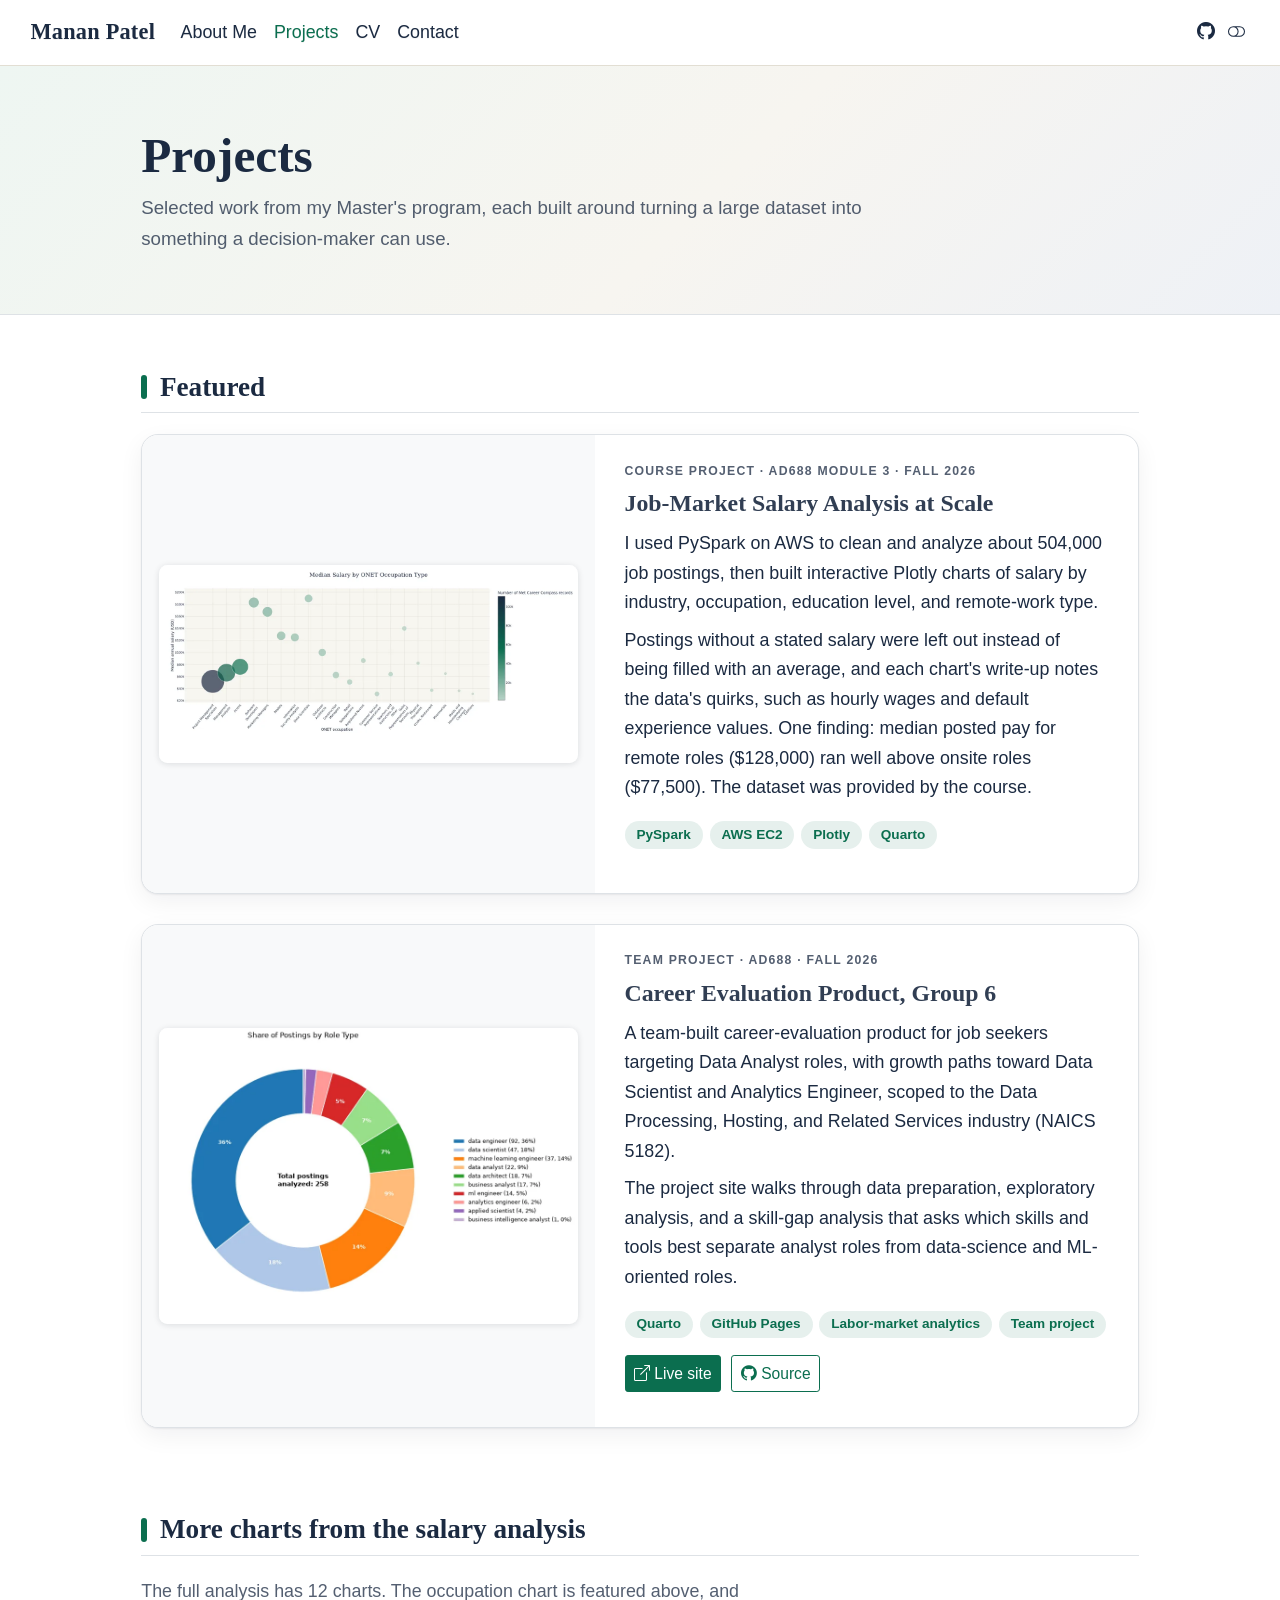
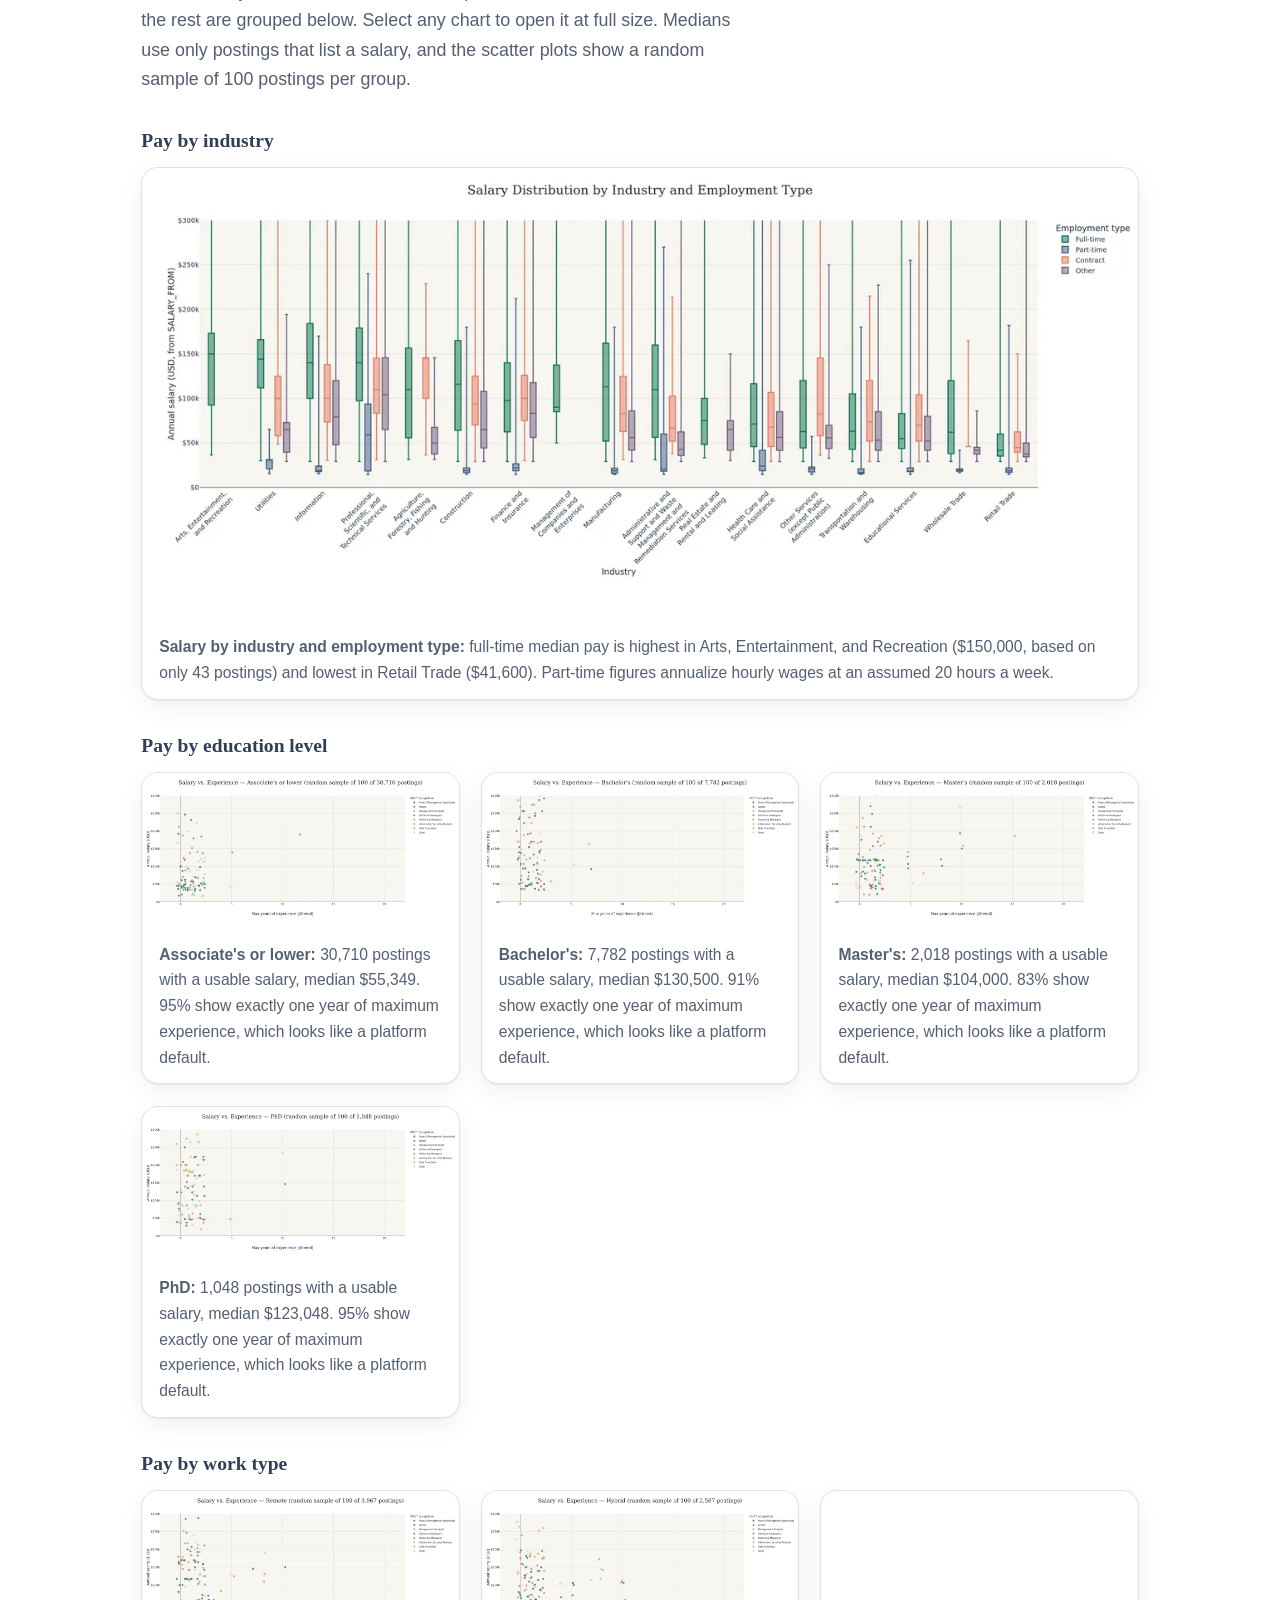
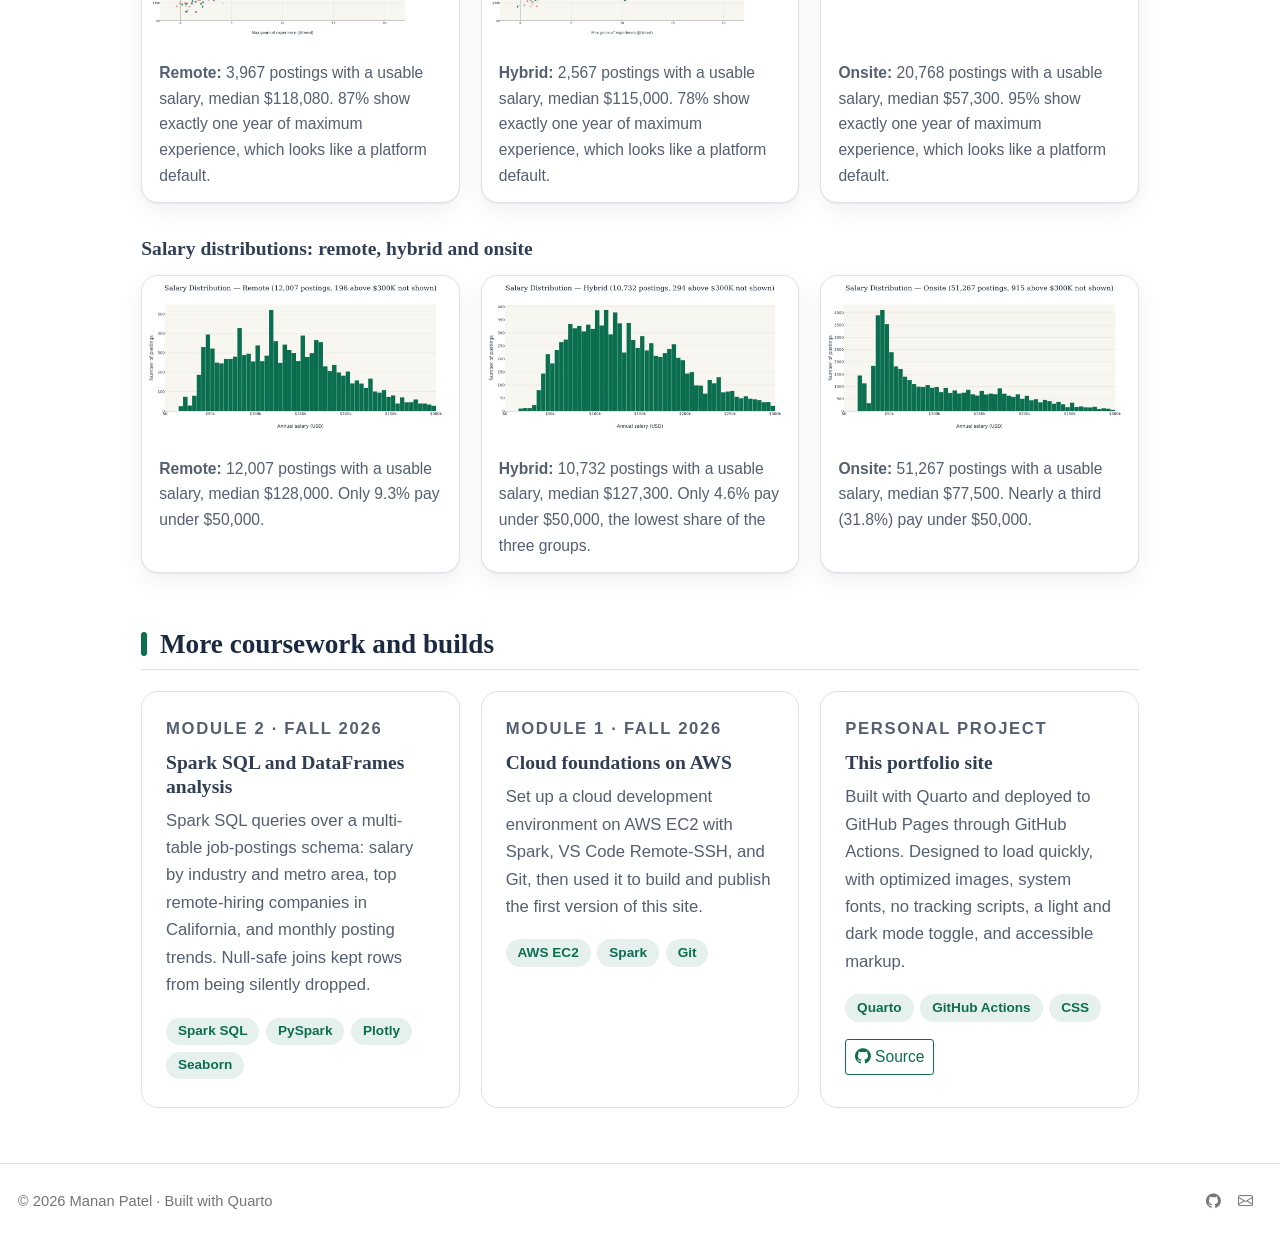
<file: projects.html>
<!DOCTYPE html>
<html xmlns="http://www.w3.org/1999/xhtml" lang="en" xml:lang="en"><head>

<meta charset="utf-8">
<meta name="generator" content="quarto-1.10.18">

<meta name="viewport" content="width=device-width, initial-scale=1.0, user-scalable=yes">

<meta name="description" content="Selected academic projects by Manan Patel: job-market analytics with PySpark on AWS, a team career-evaluation product, and more.">

<title>Projects – Manan Patel</title>
<style>
/* Default styles provided by pandoc.
** See https://pandoc.org/MANUAL.html#variables-for-html for config info.
*/
span.smallcaps{font-variant: small-caps;}
div.columns{display: flex; gap: 1.5em;}
div.column{flex: auto;}
@media screen {
div.columns{gap: min(4vw, 1.5em);}
div.column{overflow-x: auto;}
}
div.hanging-indent{margin-left: 1.5em; text-indent: -1.5em;}
ul.task-list{list-style: none;}
ul.task-list li input[type="checkbox"] {
  width: 0.8em;
  margin: 0 0.8em 0.2em -1em; /* quarto-specific, see https://github.com/quarto-dev/quarto-cli/issues/4556 */ 
  vertical-align: middle;
}
</style>


<script src="site_libs/quarto-nav/quarto-nav.js"></script>
<link href="./assets/favicon.svg" rel="icon" type="image/svg+xml">
<script src="site_libs/quarto-html/quarto.js" type="module"></script>
<script src="site_libs/quarto-html/tabsets/tabsets.js" type="module"></script>
<script src="site_libs/quarto-html/popper.min.js"></script>
<script src="site_libs/quarto-html/tippy.umd.min.js"></script>
<link href="site_libs/quarto-html/tippy.css" rel="stylesheet">
<link href="site_libs/quarto-html/quarto-syntax-highlighting-64a204ab8560d761af7679ceaba22944.css" rel="stylesheet" class="quarto-color-scheme" id="quarto-text-highlighting-styles">
<link href="site_libs/quarto-html/quarto-syntax-highlighting-dark-b85bc7c33db8c58e0ec93c3465666fed.css" rel="stylesheet" class="quarto-color-scheme quarto-color-alternate" id="quarto-text-highlighting-styles">
<link href="site_libs/quarto-html/quarto-syntax-highlighting-64a204ab8560d761af7679ceaba22944.css" rel="stylesheet" class="quarto-color-scheme-extra" id="quarto-text-highlighting-styles">
<script src="site_libs/bootstrap/bootstrap.min.js"></script>
<link href="site_libs/bootstrap/bootstrap-icons.css" rel="stylesheet">
<link href="site_libs/bootstrap/bootstrap-65c7737fc4c944a9d8ed5c3c0608b520.min.css" rel="stylesheet" append-hash="true" class="quarto-color-scheme" id="quarto-bootstrap" data-mode="light">
<link href="site_libs/bootstrap/bootstrap-dark-a209371bfb0a0ac9900062cd44da475c.min.css" rel="stylesheet" append-hash="true" class="quarto-color-scheme quarto-color-alternate" id="quarto-bootstrap" data-mode="dark">
<link href="site_libs/bootstrap/bootstrap-65c7737fc4c944a9d8ed5c3c0608b520.min.css" rel="stylesheet" append-hash="true" class="quarto-color-scheme-extra" id="quarto-bootstrap" data-mode="light">
<script id="quarto-search-options" type="application/json">{
  "language": {
    "search-no-results-text": "No results",
    "search-matching-documents-text": "matching documents",
    "search-copy-link-title": "Copy link to search",
    "search-hide-matches-text": "Hide additional matches",
    "search-more-match-text": "more match in this document",
    "search-more-matches-text": "more matches in this document",
    "search-clear-button-title": "Clear",
    "search-text-placeholder": "",
    "search-detached-cancel-button-title": "Cancel",
    "search-submit-button-title": "Submit",
    "search-label": "Search"
  }
}</script>
<style>html{ scroll-behavior: smooth; }</style>


<link rel="stylesheet" href="styles.css">
<meta property="og:title" content="Projects">
<meta property="og:description" content="Selected academic projects by Manan Patel: job-market analytics with PySpark on AWS, a team career-evaluation product, and more.">
<meta property="og:image" content="https://mpp66-ctrl.github.io/assets/img/og-card.png">
<meta property="og:site_name" content="Manan Patel">
<meta property="og:locale" content="en_US">
<meta property="og:image:height" content="630">
<meta property="og:image:width" content="1200">
<meta property="og:image:alt" content="Manan Patel, business analytics portfolio">
<meta name="twitter:title" content="Projects">
<meta name="twitter:description" content="Selected academic projects by Manan Patel: job-market analytics with PySpark on AWS, a team career-evaluation product, and more.">
<meta name="twitter:image" content="https://mpp66-ctrl.github.io/assets/img/og-card.png">
<meta name="twitter:card" content="summary_large_image">
<meta name="twitter:image-height" content="630">
<meta name="twitter:image-width" content="1200">
<meta name="twitter:image:alt" content="Manan Patel, business analytics portfolio">
</head>

<body class="nav-fixed fullcontent quarto-light"><script id="quarto-html-before-body" type="application/javascript">
    const toggleBodyColorMode = (bsSheetEl) => {
      const mode = bsSheetEl.getAttribute("data-mode");
      const bodyEl = window.document.querySelector("body");
      if (mode === "dark") {
        bodyEl.classList.add("quarto-dark");
        bodyEl.classList.remove("quarto-light");
      } else {
        bodyEl.classList.add("quarto-light");
        bodyEl.classList.remove("quarto-dark");
      }
    }
    const toggleBodyColorPrimary = () => {
      const bsSheetEl = window.document.querySelector("link#quarto-bootstrap:not([rel=disabled-stylesheet])");
      if (bsSheetEl) {
        toggleBodyColorMode(bsSheetEl);
      }
    }
    const setColorSchemeToggle = (alternate) => {
      const toggles = window.document.querySelectorAll('.quarto-color-scheme-toggle');
      for (let i=0; i < toggles.length; i++) {
        const toggle = toggles[i];
        if (toggle) {
          if (alternate) {
            toggle.classList.add("alternate");
          } else {
            toggle.classList.remove("alternate");
          }
        }
      }
    };
    const toggleColorMode = (alternate) => {
      // Switch the stylesheets
      const primaryStylesheets = window.document.querySelectorAll('link.quarto-color-scheme:not(.quarto-color-alternate)');
      const alternateStylesheets = window.document.querySelectorAll('link.quarto-color-scheme.quarto-color-alternate');
      manageTransitions('#quarto-margin-sidebar .nav-link', false);
      if (alternate) {
        // note: dark is layered on light, we don't disable primary!
        enableStylesheet(alternateStylesheets);
        for (const sheetNode of alternateStylesheets) {
          if (sheetNode.id === "quarto-bootstrap") {
            toggleBodyColorMode(sheetNode);
          }
        }
      } else {
        disableStylesheet(alternateStylesheets);
        enableStylesheet(primaryStylesheets)
        toggleBodyColorPrimary();
      }
      manageTransitions('#quarto-margin-sidebar .nav-link', true);
      // Switch the toggles
      setColorSchemeToggle(alternate)
      // Hack to workaround the fact that safari doesn't
      // properly recolor the scrollbar when toggling (#1455)
      if (navigator.userAgent.indexOf('Safari') > 0 && navigator.userAgent.indexOf('Chrome') == -1) {
        manageTransitions("body", false);
        window.scrollTo(0, 1);
        setTimeout(() => {
          window.scrollTo(0, 0);
          manageTransitions("body", true);
        }, 40);
      }
    }
    const disableStylesheet = (stylesheets) => {
      for (let i=0; i < stylesheets.length; i++) {
        const stylesheet = stylesheets[i];
        stylesheet.rel = 'disabled-stylesheet';
      }
    }
    const enableStylesheet = (stylesheets) => {
      for (let i=0; i < stylesheets.length; i++) {
        const stylesheet = stylesheets[i];
        if(stylesheet.rel !== 'stylesheet') { // for Chrome, which will still FOUC without this check
          stylesheet.rel = 'stylesheet';
        }
      }
    }
    const manageTransitions = (selector, allowTransitions) => {
      const els = window.document.querySelectorAll(selector);
      for (let i=0; i < els.length; i++) {
        const el = els[i];
        if (allowTransitions) {
          el.classList.remove('notransition');
        } else {
          el.classList.add('notransition');
        }
      }
    }
    const isFileUrl = () => {
      return window.location.protocol === 'file:';
    }
    const hasAlternateSentinel = () => {
      let styleSentinel = getColorSchemeSentinel();
      if (styleSentinel !== null) {
        return styleSentinel === "alternate";
      } else {
        return false;
      }
    }
    const setStyleSentinel = (alternate) => {
      const value = alternate ? "alternate" : "default";
      if (!isFileUrl()) {
        window.localStorage.setItem("quarto-color-scheme", value);
      } else {
        localAlternateSentinel = value;
      }
    }
    const getColorSchemeSentinel = () => {
      if (!isFileUrl()) {
        const storageValue = window.localStorage.getItem("quarto-color-scheme");
        return storageValue != null ? storageValue : localAlternateSentinel;
      } else {
        return localAlternateSentinel;
      }
    }
    const toggleGiscusIfUsed = (isAlternate, darkModeDefault) => {
      const baseTheme = document.querySelector('#giscus-base-theme')?.value ?? 'light';
      const alternateTheme = document.querySelector('#giscus-alt-theme')?.value ?? 'dark';
      let newTheme = '';
      if(authorPrefersDark) {
        newTheme = isAlternate ? baseTheme : alternateTheme;
      } else {
        newTheme = isAlternate ? alternateTheme : baseTheme;
      }
      const changeGiscusTheme = () => {
        // From: https://github.com/giscus/giscus/issues/336
        const sendMessage = (message) => {
          const iframe = document.querySelector('iframe.giscus-frame');
          if (!iframe) return;
          iframe.contentWindow.postMessage({ giscus: message }, 'https://giscus.app');
        }
        sendMessage({
          setConfig: {
            theme: newTheme
          }
        });
      }
      const isGiscussLoaded = window.document.querySelector('iframe.giscus-frame') !== null;
      if (isGiscussLoaded) {
        changeGiscusTheme();
      }
    };
    const authorPrefersDark = false;
    const queryPrefersDark = window.matchMedia('(prefers-color-scheme: dark)');
    const darkModeDefault = queryPrefersDark.matches;
      document.querySelector('link#quarto-text-highlighting-styles.quarto-color-scheme-extra').rel = 'disabled-stylesheet';
      document.querySelector('link#quarto-bootstrap.quarto-color-scheme-extra').rel = 'disabled-stylesheet';
    let localAlternateSentinel = darkModeDefault ? 'alternate' : 'default';
    // Dark / light mode switch
    window.quartoToggleColorScheme = () => {
      // Read the current dark / light value
      let toAlternate = !hasAlternateSentinel();
      toggleColorMode(toAlternate);
      setStyleSentinel(toAlternate);
      toggleGiscusIfUsed(toAlternate, darkModeDefault);
      window.dispatchEvent(new Event('resize'));
    };
    queryPrefersDark.addEventListener("change", e => {
      if(window.localStorage.getItem("quarto-color-scheme") !== null)
        return;
      const alternate = e.matches
      toggleColorMode(alternate);
      localAlternateSentinel = e.matches ? 'alternate' : 'default'; // this is used alongside local storage!
      toggleGiscusIfUsed(alternate, darkModeDefault);
    });
    // Switch to dark mode if need be
    if (hasAlternateSentinel()) {
      toggleColorMode(true);
    } else {
      toggleColorMode(false);
    }
  </script>

<div id="quarto-search-results"></div>
  <header id="quarto-header" class="headroom fixed-top">
    <nav class="navbar navbar-expand-md " data-bs-theme="dark">
      <div class="navbar-container container-fluid">
      <div class="navbar-brand-container mx-auto">
    <a class="navbar-brand" href="./index.html">
    <span class="navbar-title">Manan Patel</span>
    </a>
  </div>
          <button class="navbar-toggler" type="button" data-bs-toggle="collapse" data-bs-target="#navbarCollapse" aria-controls="navbarCollapse" role="menu" aria-expanded="false" aria-label="Toggle navigation" onclick="if (window.quartoToggleHeadroom) { window.quartoToggleHeadroom(); }">
  <span class="navbar-toggler-icon"></span>
</button>
          <div class="collapse navbar-collapse" id="navbarCollapse">
            <ul class="navbar-nav navbar-nav-scroll me-auto">
  <li class="nav-item">
    <a class="nav-link" href="./about.html"> 
<span class="menu-text">About Me</span></a>
  </li>  
  <li class="nav-item">
    <a class="nav-link active" href="./projects.html" aria-current="page"> 
<span class="menu-text">Projects</span></a>
  </li>  
  <li class="nav-item">
    <a class="nav-link" href="./cv.html"> 
<span class="menu-text">CV</span></a>
  </li>  
  <li class="nav-item">
    <a class="nav-link" href="./contact.html"> 
<span class="menu-text">Contact</span></a>
  </li>  
</ul>
          </div> <!-- /navcollapse -->
            <div class="quarto-navbar-tools">
    <a href="https://github.com/mpp66-ctrl" title="" class="quarto-navigation-tool px-1" aria-label="GitHub profile"><i class="bi bi-github"></i></a>
  <a href="" class="quarto-color-scheme-toggle quarto-navigation-tool  px-1" onclick="window.quartoToggleColorScheme(); return false;" title="Toggle dark mode"><i class="bi"></i></a>
</div>
      </div> <!-- /container-fluid -->
    </nav>
</header>
<!-- content -->
<div id="quarto-content" class="quarto-container page-layout-custom page-navbar">
<!-- sidebar -->
<!-- margin-sidebar -->
<!-- main -->

<a class="visually-hidden-focusable mp-skip" href="#quarto-content">Skip to main content</a>




<section class="mp-pagehead">
  <div class="mp-wrap">
    <h1>Projects</h1>
    <p>Selected work from my Master's program, each built around turning a large dataset into something a decision-maker can use.</p>
  </div>
</section>

<section class="mp-section">
  <div class="mp-wrap">
    <h2>Featured</h2>

    <article class="mp-project" id="salary-analysis">
      <a class="mp-thumb" href="assets/img/m03-bubble-occupations.webp" aria-label="Open the occupation salary chart at full size">
        <img src="assets/img/m03-bubble-occupations.webp" width="1200" height="566" loading="lazy" decoding="async" alt="Bubble chart of median salary for the 20 occupations with the most job postings. Data Scientists and Software Developers sit highest, and the largest bubbles cluster in the lower middle of the range.">
      </a>
      <div class="mp-body">
        <p class="mp-kicker">Course project · AD688 Module 3 · Fall 2026</p>
        <h3>Job-Market Salary Analysis at Scale</h3>
        <p>I used PySpark on AWS to clean and analyze about 504,000 job postings, then built interactive Plotly charts of salary by industry, occupation, education level, and remote-work type.</p>
        <p>Postings without a stated salary were left out instead of being filled with an average, and each chart's write-up notes the data's quirks, such as hourly wages and default experience values. One finding: median posted pay for remote roles ($128,000) ran well above onsite roles ($77,500). The dataset was provided by the course.</p>
        <ul class="mp-tags" aria-label="Technologies">
          <li>PySpark</li><li>AWS EC2</li><li>Plotly</li><li>Quarto</li>
        </ul>
      </div>
    </article>

    <article class="mp-project" id="career-evaluation-product">
      <a class="mp-thumb" href="https://mpp66-ctrl.github.io/ad688-industry-career-product-group6/" aria-label="Open the Group 6 project site">
        <img src="assets/img/g6-role-donut.webp" width="900" height="638" loading="lazy" decoding="async" alt="Donut chart showing the share of 258 analyzed job postings by role type, led by data engineer at 36 percent, data scientist at 18 percent, and machine learning engineer at 14 percent.">
      </a>
      <div class="mp-body">
        <p class="mp-kicker">Team project · AD688 · Fall 2026</p>
        <h3>Career Evaluation Product, Group 6</h3>
        <p>A team-built career-evaluation product for job seekers targeting Data Analyst roles, with growth paths toward Data Scientist and Analytics Engineer, scoped to the Data Processing, Hosting, and Related Services industry (NAICS 5182).</p>
        <p>The project site walks through data preparation, exploratory analysis, and a skill-gap analysis that asks which skills and tools best separate analyst roles from data-science and ML-oriented roles.</p>
        <ul class="mp-tags" aria-label="Technologies">
          <li>Quarto</li><li>GitHub Pages</li><li>Labor-market analytics</li><li>Team project</li>
        </ul>
        <p class="mp-links">
          <a class="btn btn-sm btn-primary" href="https://mpp66-ctrl.github.io/ad688-industry-career-product-group6/"><i class="bi bi-box-arrow-up-right" aria-hidden="true"></i> Live site</a>
          <a class="btn btn-sm btn-outline-primary" href="https://github.com/mpp66-ctrl/ad688-industry-career-product-group6"><i class="bi bi-github" aria-hidden="true"></i> Source</a>
        </p>
      </div>
    </article>
  </div>
</section>

<section class="mp-section" style="padding-top:0">
  <div class="mp-wrap">
    <h2>More charts from the salary analysis</h2>
    <p class="mp-section-intro">The full analysis has 12 charts. The occupation chart is featured above, and the rest are grouped below. Select any chart to open it at full size. Medians use only postings that list a salary, and the scatter plots show a random sample of 100 postings per group.</p>

    <h3 class="mp-subhead">Pay by industry</h3>
    <div class="mp-figs">
      <figure class="mp-fig mp-fig-wide figure">
        <a href="assets/img/m03-box-industry.webp" aria-label="Open this chart at full size">
          <img src="assets/img/m03-box-industry.webp" width="1200" height="536" loading="lazy" decoding="async" alt="Box plots of annual salary by industry, split by employment type: full-time, part-time, contract and other. Full-time pay is highest in industries on the left, such as Arts, Entertainment and Recreation, and lowest for Retail Trade on the right. Part-time pay sits far below the others in every industry shown." class="figure-img">
        </a>
        <figcaption><strong>Salary by industry and employment type:</strong> full-time median pay is highest in Arts, Entertainment, and Recreation ($150,000, based on only 43 postings) and lowest in Retail Trade ($41,600). Part-time figures annualize hourly wages at an assumed 20 hours a week.</figcaption>
      </figure>
    </div>

    <h3 class="mp-subhead">Pay by education level</h3>
    <div class="mp-figs">
      <figure class="mp-fig figure">
        <a href="assets/img/m03-scatter-associates.webp" aria-label="Open this chart at full size">
          <img src="assets/img/m03-scatter-associates.webp" width="1200" height="558" loading="lazy" decoding="async" alt="Scatter plot of annual salary against maximum years of experience for a random sample of 100 Associate's or lower postings, with points colored by occupation." class="figure-img">
        </a>
        <figcaption><strong>Associate's or lower:</strong> 30,710 postings with a usable salary, median $55,349. 95% show exactly one year of maximum experience, which looks like a platform default.</figcaption>
      </figure>
      <figure class="mp-fig figure">
        <a href="assets/img/m03-scatter-bachelors.webp" aria-label="Open this chart at full size">
          <img src="assets/img/m03-scatter-bachelors.webp" width="1200" height="558" loading="lazy" decoding="async" alt="Scatter plot of annual salary against maximum years of experience for a random sample of 100 Bachelor's postings, with points colored by occupation." class="figure-img">
        </a>
        <figcaption><strong>Bachelor's:</strong> 7,782 postings with a usable salary, median $130,500. 91% show exactly one year of maximum experience, which looks like a platform default.</figcaption>
      </figure>
      <figure class="mp-fig figure">
        <a href="assets/img/m03-scatter-masters.webp" aria-label="Open this chart at full size">
          <img src="assets/img/m03-scatter-masters.webp" width="1200" height="558" loading="lazy" decoding="async" alt="Scatter plot of annual salary against maximum years of experience for a random sample of 100 Master's postings, with points colored by occupation." class="figure-img">
        </a>
        <figcaption><strong>Master's:</strong> 2,018 postings with a usable salary, median $104,000. 83% show exactly one year of maximum experience, which looks like a platform default.</figcaption>
      </figure>
      <figure class="mp-fig figure">
        <a href="assets/img/m03-scatter-phd.webp" aria-label="Open this chart at full size">
          <img src="assets/img/m03-scatter-phd.webp" width="1200" height="558" loading="lazy" decoding="async" alt="Scatter plot of annual salary against maximum years of experience for a random sample of 100 PhD postings, with points colored by occupation." class="figure-img">
        </a>
        <figcaption><strong>PhD:</strong> 1,048 postings with a usable salary, median $123,048. 95% show exactly one year of maximum experience, which looks like a platform default.</figcaption>
      </figure>
    </div>

    <h3 class="mp-subhead">Pay by work type</h3>
    <div class="mp-figs">
      <figure class="mp-fig figure">
        <a href="assets/img/m03-scatter-remote.webp" aria-label="Open this chart at full size">
          <img src="assets/img/m03-scatter-remote.webp" width="1200" height="558" loading="lazy" decoding="async" alt="Scatter plot of annual salary against maximum years of experience for a random sample of 100 Remote postings, with points colored by occupation." class="figure-img">
        </a>
        <figcaption><strong>Remote:</strong> 3,967 postings with a usable salary, median $118,080. 87% show exactly one year of maximum experience, which looks like a platform default.</figcaption>
      </figure>
      <figure class="mp-fig figure">
        <a href="assets/img/m03-scatter-hybrid.webp" aria-label="Open this chart at full size">
          <img src="assets/img/m03-scatter-hybrid.webp" width="1200" height="558" loading="lazy" decoding="async" alt="Scatter plot of annual salary against maximum years of experience for a random sample of 100 Hybrid postings, with points colored by occupation." class="figure-img">
        </a>
        <figcaption><strong>Hybrid:</strong> 2,567 postings with a usable salary, median $115,000. 78% show exactly one year of maximum experience, which looks like a platform default.</figcaption>
      </figure>
      <figure class="mp-fig figure">
        <a href="assets/img/m03-scatter-onsite.webp" aria-label="Open this chart at full size">
          <img src="assets/img/m03-scatter-onsite.webp" width="1200" height="558" loading="lazy" decoding="async" alt="Scatter plot of annual salary against maximum years of experience for a random sample of 100 Onsite postings, with points colored by occupation." class="figure-img">
        </a>
        <figcaption><strong>Onsite:</strong> 20,768 postings with a usable salary, median $57,300. 95% show exactly one year of maximum experience, which looks like a platform default.</figcaption>
      </figure>
    </div>

    <h3 class="mp-subhead">Salary distributions: remote, hybrid and onsite</h3>
    <div class="mp-figs">
      <figure class="mp-fig figure">
        <a href="assets/img/m03-hist-remote.webp" aria-label="Open this chart at full size">
          <img src="assets/img/m03-hist-remote.webp" width="1200" height="600" loading="lazy" decoding="async" alt="Histogram of annual salary for remote job postings, broad and fairly even from about 40 thousand to 200 thousand dollars." class="figure-img">
        </a>
        <figcaption><strong>Remote:</strong> 12,007 postings with a usable salary, median $128,000. Only 9.3% pay under $50,000.</figcaption>
      </figure>
      <figure class="mp-fig figure">
        <a href="assets/img/m03-hist-hybrid.webp" aria-label="Open this chart at full size">
          <img src="assets/img/m03-hist-hybrid.webp" width="1200" height="600" loading="lazy" decoding="async" alt="Histogram of annual salary for hybrid job postings, rising to a broad peak between about 100 and 130 thousand dollars and tapering off toward 300 thousand." class="figure-img">
        </a>
        <figcaption><strong>Hybrid:</strong> 10,732 postings with a usable salary, median $127,300. Only 4.6% pay under $50,000, the lowest share of the three groups.</figcaption>
      </figure>
      <figure class="mp-fig figure">
        <a href="assets/img/m03-hist-onsite.webp" aria-label="Open this chart at full size">
          <img src="assets/img/m03-hist-onsite.webp" width="1200" height="600" loading="lazy" decoding="async" alt="Histogram of annual salary for onsite job postings, with a sharp peak between 30 and 50 thousand dollars and a long tail to the right." class="figure-img">
        </a>
        <figcaption><strong>Onsite:</strong> 51,267 postings with a usable salary, median $77,500. Nearly a third (31.8%) pay under $50,000.</figcaption>
      </figure>
    </div>
  </div>
</section>

<section class="mp-section" style="padding-top:0">
  <div class="mp-wrap">
    <h2>More coursework and builds</h2>
    <div class="mp-mini-grid">

      <div class="mp-mini">
        <p class="mp-kicker">Module 2 · Fall 2026</p>
        <h3>Spark SQL and DataFrames analysis</h3>
        <p>Spark SQL queries over a multi-table job-postings schema: salary by industry and metro area, top remote-hiring companies in California, and monthly posting trends. Null-safe joins kept rows from being silently dropped.</p>
        <ul class="mp-tags" aria-label="Technologies"><li>Spark SQL</li><li>PySpark</li><li>Plotly</li><li>Seaborn</li></ul>
      </div>

      <div class="mp-mini">
        <p class="mp-kicker">Module 1 · Fall 2026</p>
        <h3>Cloud foundations on AWS</h3>
        <p>Set up a cloud development environment on AWS EC2 with Spark, VS Code Remote-SSH, and Git, then used it to build and publish the first version of this site.</p>
        <ul class="mp-tags" aria-label="Technologies"><li>AWS EC2</li><li>Spark</li><li>Git</li></ul>
      </div>

      <div class="mp-mini">
        <p class="mp-kicker">Personal project</p>
        <h3>This portfolio site</h3>
        <p>Built with Quarto and deployed to GitHub Pages through GitHub Actions. Designed to load quickly, with optimized images, system fonts, no tracking scripts, a light and dark mode toggle, and accessible markup.</p>
        <ul class="mp-tags" aria-label="Technologies"><li>Quarto</li><li>GitHub Actions</li><li>CSS</li></ul>
        <p class="mp-links"><a class="btn btn-sm btn-outline-primary" href="https://github.com/mpp66-ctrl/mpp66-ctrl.github.io"><i class="bi bi-github" aria-hidden="true"></i> Source</a></p>
      </div>

    </div>
  </div>
</section>




<script id="quarto-html-after-body" type="application/javascript">
  window.document.addEventListener("DOMContentLoaded", function (event) {
    // Ensure there is a toggle, if there isn't float one in the top right
    if (window.document.querySelector('.quarto-color-scheme-toggle') === null) {
      const a = window.document.createElement('a');
      a.classList.add('top-right');
      a.classList.add('quarto-color-scheme-toggle');
      a.href = "";
      a.onclick = function() { try { window.quartoToggleColorScheme(); } catch {} return false; };
      const i = window.document.createElement("i");
      i.classList.add('bi');
      a.appendChild(i);
      window.document.body.appendChild(a);
    }
    setColorSchemeToggle(hasAlternateSentinel())
      var localhostRegex = new RegExp(/^(?:http|https):\/\/localhost\:?[0-9]*\//);
      var mailtoRegex = new RegExp(/^mailto:/);
        var filterRegex = new RegExp("https:\/\/mpp66-ctrl\.github\.io");
      var isInternal = (href) => {
          return filterRegex.test(href) || localhostRegex.test(href) || mailtoRegex.test(href);
      }
      // Inspect non-navigation links and adorn them if external
     var links = window.document.querySelectorAll('a[href]:not(.nav-link):not(.navbar-brand):not(.toc-action):not(.sidebar-link):not(.sidebar-item-toggle):not(.pagination-link):not(.no-external):not([aria-hidden]):not(.dropdown-item):not(.quarto-navigation-tool):not(.about-link)');
      for (var i=0; i<links.length; i++) {
        const link = links[i];
        if (!isInternal(link.href)) {
          // undo the damage that might have been done by quarto-nav.js in the case of
          // links that we want to consider external
          if (link.dataset.originalHref !== undefined) {
            link.href = link.dataset.originalHref;
          }
            // target, if specified
            link.setAttribute("target", "_blank");
            if (link.getAttribute("rel") === null) {
              link.setAttribute("rel", "noopener");
            }
        }
      }
    function tippyHover(el, contentFn, onTriggerFn, onUntriggerFn) {
      const config = {
        allowHTML: true,
        maxWidth: 500,
        delay: 100,
        arrow: false,
        appendTo: function(el) {
            return el.parentElement;
        },
        interactive: true,
        interactiveBorder: 10,
        theme: 'quarto',
        placement: 'bottom-start',
      };
      if (contentFn) {
        config.content = contentFn;
      }
      if (onTriggerFn) {
        config.onTrigger = onTriggerFn;
      }
      if (onUntriggerFn) {
        config.onUntrigger = onUntriggerFn;
      }
      window.tippy(el, config); 
    }
    const xrefs = window.document.querySelectorAll('a.quarto-xref');
    const processXRef = (id, note) => {
      // Strip column container classes
      const stripColumnClz = (el) => {
        el.classList.remove("page-full", "page-columns");
        if (el.children) {
          for (const child of el.children) {
            stripColumnClz(child);
          }
        }
      }
      stripColumnClz(note)
      if (id === null || id.startsWith('sec-')) {
        // Special case sections, only their first couple elements
        const container = document.createElement("div");
        if (note.children && note.children.length > 2) {
          container.appendChild(note.children[0].cloneNode(true));
          for (let i = 1; i < note.children.length; i++) {
            const child = note.children[i];
            if (child.tagName === "P" && child.innerText === "") {
              continue;
            } else {
              container.appendChild(child.cloneNode(true));
              break;
            }
          }
          if (window.Quarto?.typesetMath) {
            window.Quarto.typesetMath(container);
          }
          return container.innerHTML
        } else {
          if (window.Quarto?.typesetMath) {
            window.Quarto.typesetMath(note);
          }
          return note.innerHTML;
        }
      } else {
        // Remove any anchor links if they are present
        const anchorLink = note.querySelector('a.anchorjs-link');
        if (anchorLink) {
          anchorLink.remove();
        }
        if (window.Quarto?.typesetMath) {
          window.Quarto.typesetMath(note);
        }
        if (note.classList.contains("callout")) {
          return note.outerHTML;
        } else {
          return note.innerHTML;
        }
      }
    }
    for (var i=0; i<xrefs.length; i++) {
      const xref = xrefs[i];
      tippyHover(xref, undefined, function(instance) {
        instance.disable();
        let url = xref.getAttribute('href');
        let hash = undefined; 
        if (url.startsWith('#')) {
          hash = url;
        } else {
          try { hash = new URL(url).hash; } catch {}
        }
        if (hash) {
          const id = hash.replace(/^#\/?/, "");
          const note = window.document.getElementById(id);
          if (note !== null) {
            try {
              const html = processXRef(id, note.cloneNode(true));
              instance.setContent(html);
            } finally {
              instance.enable();
              instance.show();
            }
          } else {
            // See if we can fetch this
            fetch(url.split('#')[0])
            .then(res => res.text())
            .then(html => {
              const parser = new DOMParser();
              const htmlDoc = parser.parseFromString(html, "text/html");
              const note = htmlDoc.getElementById(id);
              if (note !== null) {
                const html = processXRef(id, note);
                instance.setContent(html);
              } 
            }).finally(() => {
              instance.enable();
              instance.show();
            });
          }
        } else {
          // See if we can fetch a full url (with no hash to target)
          // This is a special case and we should probably do some content thinning / targeting
          fetch(url)
          .then(res => res.text())
          .then(html => {
            const parser = new DOMParser();
            const htmlDoc = parser.parseFromString(html, "text/html");
            const note = htmlDoc.querySelector('main.content');
            if (note !== null) {
              // This should only happen for chapter cross references
              // (since there is no id in the URL)
              // remove the first header
              if (note.children.length > 0 && note.children[0].tagName === "HEADER") {
                note.children[0].remove();
              }
              const html = processXRef(null, note);
              instance.setContent(html);
            } 
          }).finally(() => {
            instance.enable();
            instance.show();
          });
        }
      }, function(instance) {
      });
    }
        let selectedAnnoteEl;
        const selectorForAnnotation = ( cell, annotation) => {
          let cellAttr = 'data-code-cell="' + cell + '"';
          let lineAttr = 'data-code-annotation="' +  annotation + '"';
          const selector = 'span[' + cellAttr + '][' + lineAttr + ']';
          return selector;
        }
        const selectCodeLines = (annoteEl) => {
          const doc = window.document;
          const targetCell = annoteEl.getAttribute("data-target-cell");
          const targetAnnotation = annoteEl.getAttribute("data-target-annotation");
          const annoteSpan = window.document.querySelector(selectorForAnnotation(targetCell, targetAnnotation));
          const lines = annoteSpan.getAttribute("data-code-lines").split(",");
          const lineIds = lines.map((line) => {
            return targetCell + "-" + line;
          })
          let top = null;
          let height = null;
          let parent = null;
          if (lineIds.length > 0) {
              //compute the position of the single el (top and bottom and make a div)
              const el = window.document.getElementById(lineIds[0]);
              top = el.offsetTop;
              height = el.offsetHeight;
              parent = el.parentElement.parentElement;
            if (lineIds.length > 1) {
              const lastEl = window.document.getElementById(lineIds[lineIds.length - 1]);
              const bottom = lastEl.offsetTop + lastEl.offsetHeight;
              height = bottom - top;
            }
            if (top !== null && height !== null && parent !== null) {
              // cook up a div (if necessary) and position it 
              let div = window.document.getElementById("code-annotation-line-highlight");
              if (div === null) {
                div = window.document.createElement("div");
                div.setAttribute("id", "code-annotation-line-highlight");
                div.style.position = 'absolute';
                parent.appendChild(div);
              }
              div.style.top = top - 2 + "px";
              div.style.height = height + 4 + "px";
              div.style.left = 0;
              let gutterDiv = window.document.getElementById("code-annotation-line-highlight-gutter");
              if (gutterDiv === null) {
                gutterDiv = window.document.createElement("div");
                gutterDiv.setAttribute("id", "code-annotation-line-highlight-gutter");
                gutterDiv.style.position = 'absolute';
                const codeCell = window.document.getElementById(targetCell);
                const gutter = codeCell.querySelector('.code-annotation-gutter');
                gutter.appendChild(gutterDiv);
              }
              gutterDiv.style.top = top - 2 + "px";
              gutterDiv.style.height = height + 4 + "px";
            }
            selectedAnnoteEl = annoteEl;
          }
        };
        const unselectCodeLines = () => {
          const elementsIds = ["code-annotation-line-highlight", "code-annotation-line-highlight-gutter"];
          elementsIds.forEach((elId) => {
            const div = window.document.getElementById(elId);
            if (div) {
              div.remove();
            }
          });
          selectedAnnoteEl = undefined;
        };
          // Handle positioning of the toggle
      window.addEventListener(
        "resize",
        throttle(() => {
          elRect = undefined;
          if (selectedAnnoteEl) {
            selectCodeLines(selectedAnnoteEl);
          }
        }, 10)
      );
      function throttle(fn, ms) {
      let throttle = false;
      let timer;
        return (...args) => {
          if(!throttle) { // first call gets through
              fn.apply(this, args);
              throttle = true;
          } else { // all the others get throttled
              if(timer) clearTimeout(timer); // cancel #2
              timer = setTimeout(() => {
                fn.apply(this, args);
                timer = throttle = false;
              }, ms);
          }
        };
      }
        // Attach click handler to the DT
        const annoteDls = window.document.querySelectorAll('dt[data-target-cell]');
        for (const annoteDlNode of annoteDls) {
          annoteDlNode.addEventListener('click', (event) => {
            const clickedEl = event.target;
            if (clickedEl !== selectedAnnoteEl) {
              unselectCodeLines();
              const activeEl = window.document.querySelector('dt[data-target-cell].code-annotation-active');
              if (activeEl) {
                activeEl.classList.remove('code-annotation-active');
              }
              selectCodeLines(clickedEl);
              clickedEl.classList.add('code-annotation-active');
            } else {
              // Unselect the line
              unselectCodeLines();
              clickedEl.classList.remove('code-annotation-active');
            }
          });
        }
  });
  </script>
</div> <!-- /content -->
<footer class="footer">
  <div class="nav-footer">
    <div class="nav-footer-left">
<p>© 2026 Manan Patel · Built with <a href="https://quarto.org">Quarto</a></p>
</div>   
    <div class="nav-footer-center">
      &nbsp;
    </div>
    <div class="nav-footer-right">
      <ul class="footer-items list-unstyled">
    <li class="nav-item compact">
    <a class="nav-link" href="https://github.com/mpp66-ctrl">
      <i class="bi bi-github" role="img" aria-label="GitHub profile">
</i> 
    </a>
  </li>  
    <li class="nav-item compact">
    <a class="nav-link" href="mailto:pmanan1020@gmail.com">
      <i class="bi bi-envelope" role="img" aria-label="Email Manan">
</i> 
    </a>
  </li>  
</ul>
    </div>
  </div>
</footer>




<script src="site_libs/quarto-html/zenscroll-min.js"></script>
</body></html>
</file>
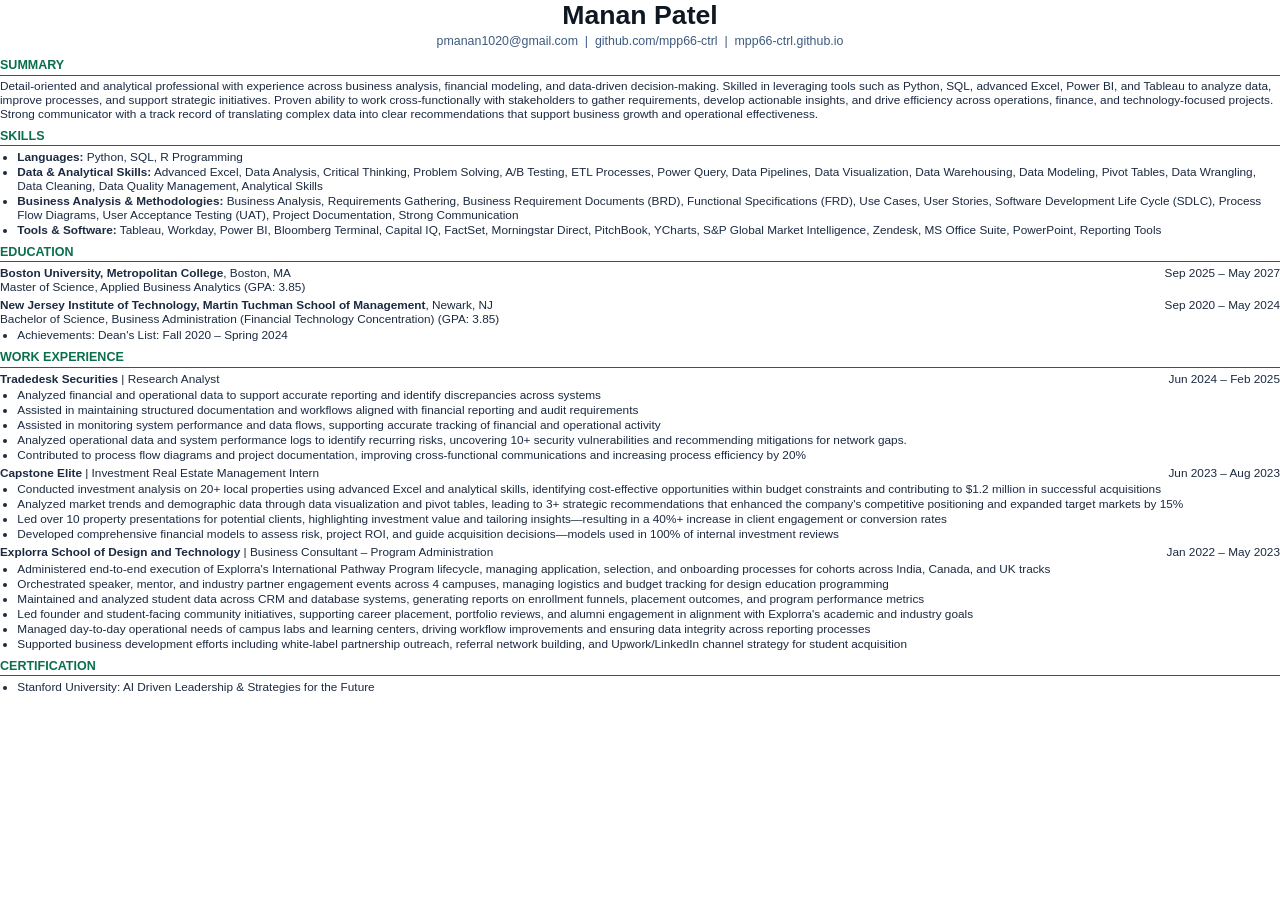
<file: _design/cv.html>
<!DOCTYPE html>
<html lang="en">
<head>
<meta charset="utf-8">
<title>Manan Patel — CV</title>
<style>
  @page { size: Letter; margin: 0.38in 0.5in; }
  * { box-sizing: border-box; }
  html, body { margin: 0; padding: 0; }
  body {
    font-family: Calibri, "Segoe UI", Arial, sans-serif;
    font-size: 8.85pt;
    line-height: 1.19;
    color: #1b2a41;
  }
  h1 { font-size: 20pt; margin: 0; text-align: center; color: #0f1722; }
  .contact { text-align: center; font-size: 9.3pt; margin: 2pt 0 7pt; color: #3d5a80; }
  h2 {
    font-size: 9.4pt; text-transform: uppercase;
    margin: 6pt 0 2.5pt; padding-bottom: 1pt; border-bottom: 1.2pt solid #0b6e4f; color: #0b6e4f;
  }
  p { margin: 0 0 2pt; }
  ul { margin: 1.5pt 0 3pt; padding-left: 13pt; }
  li { margin: 0 0 0.8pt; }
  .row { display: flex; justify-content: space-between; align-items: baseline; gap: 12pt; }
  .row b { font-weight: 700; }
  .when { white-space: nowrap; font-variant-numeric: tabular-nums; }
  .sub { color: #3d5a80; }
  .entry { margin-top: 3pt; break-inside: avoid; }
</style>
</head>
<body>

<h1>Manan Patel</h1>
<div class="contact">pmanan1020@gmail.com &nbsp;|&nbsp; github.com/mpp66-ctrl &nbsp;|&nbsp; mpp66-ctrl.github.io</div>

<h2>Summary</h2>
<p>Detail-oriented and analytical professional with experience across business analysis, financial modeling, and data-driven decision-making. Skilled in leveraging tools such as Python, SQL, advanced Excel, Power BI, and Tableau to analyze data, improve processes, and support strategic initiatives. Proven ability to work cross-functionally with stakeholders to gather requirements, develop actionable insights, and drive efficiency across operations, finance, and technology-focused projects. Strong communicator with a track record of translating complex data into clear recommendations that support business growth and operational effectiveness.</p>

<h2>Skills</h2>
<ul>
  <li><b>Languages:</b> Python, SQL, R Programming</li>
  <li><b>Data &amp; Analytical Skills:</b> Advanced Excel, Data Analysis, Critical Thinking, Problem Solving, A/B Testing, ETL Processes, Power Query, Data Pipelines, Data Visualization, Data Warehousing, Data Modeling, Pivot Tables, Data Wrangling, Data Cleaning, Data Quality Management, Analytical Skills</li>
  <li><b>Business Analysis &amp; Methodologies:</b> Business Analysis, Requirements Gathering, Business Requirement Documents (BRD), Functional Specifications (FRD), Use Cases, User Stories, Software Development Life Cycle (SDLC), Process Flow Diagrams, User Acceptance Testing (UAT), Project Documentation, Strong Communication</li>
  <li><b>Tools &amp; Software:</b> Tableau, Workday, Power BI, Bloomberg Terminal, Capital IQ, FactSet, Morningstar Direct, PitchBook, YCharts, S&amp;P Global Market Intelligence, Zendesk, MS Office Suite, PowerPoint, Reporting Tools</li>
</ul>

<h2>Education</h2>
<div class="entry">
  <div class="row"><span><b>Boston University, Metropolitan College</b>, Boston, MA</span><span class="when">Sep 2025 – May 2027</span></div>
  <div class="row"><span>Master of Science, Applied Business Analytics (GPA: 3.85)</span></div>
</div>
<div class="entry">
  <div class="row"><span><b>New Jersey Institute of Technology, Martin Tuchman School of Management</b>, Newark, NJ</span><span class="when">Sep 2020 – May 2024</span></div>
  <div class="row"><span>Bachelor of Science, Business Administration (Financial Technology Concentration) (GPA: 3.85)</span></div>
  <ul><li>Achievements: Dean's List: Fall 2020 – Spring 2024</li></ul>
</div>

<h2>Work Experience</h2>
<div class="entry">
  <div class="row"><span><b>Tradedesk Securities</b> | Research Analyst</span><span class="when">Jun 2024 – Feb 2025</span></div>
  <ul>
    <li>Analyzed financial and operational data to support accurate reporting and identify discrepancies across systems</li>
    <li>Assisted in maintaining structured documentation and workflows aligned with financial reporting and audit requirements</li>
    <li>Assisted in monitoring system performance and data flows, supporting accurate tracking of financial and operational activity</li>
    <li>Analyzed operational data and system performance logs to identify recurring risks, uncovering 10+ security vulnerabilities and recommending mitigations for network gaps.</li>
    <li>Contributed to process flow diagrams and project documentation, improving cross-functional communications and increasing process efficiency by 20%</li>
  </ul>
</div>
<div class="entry">
  <div class="row"><span><b>Capstone Elite</b> | Investment Real Estate Management Intern</span><span class="when">Jun 2023 – Aug 2023</span></div>
  <ul>
    <li>Conducted investment analysis on 20+ local properties using advanced Excel and analytical skills, identifying cost-effective opportunities within budget constraints and contributing to $1.2 million in successful acquisitions</li>
    <li>Analyzed market trends and demographic data through data visualization and pivot tables, leading to 3+ strategic recommendations that enhanced the company's competitive positioning and expanded target markets by 15%</li>
    <li>Led over 10 property presentations for potential clients, highlighting investment value and tailoring insights—resulting in a 40%+ increase in client engagement or conversion rates</li>
    <li>Developed comprehensive financial models to assess risk, project ROI, and guide acquisition decisions—models used in 100% of internal investment reviews</li>
  </ul>
</div>
<div class="entry">
  <div class="row"><span><b>Explorra School of Design and Technology</b> | Business Consultant – Program Administration</span><span class="when">Jan 2022 – May 2023</span></div>
  <ul>
    <li>Administered end-to-end execution of Explorra's International Pathway Program lifecycle, managing application, selection, and onboarding processes for cohorts across India, Canada, and UK tracks</li>
    <li>Orchestrated speaker, mentor, and industry partner engagement events across 4 campuses, managing logistics and budget tracking for design education programming</li>
    <li>Maintained and analyzed student data across CRM and database systems, generating reports on enrollment funnels, placement outcomes, and program performance metrics</li>
    <li>Led founder and student-facing community initiatives, supporting career placement, portfolio reviews, and alumni engagement in alignment with Explorra's academic and industry goals</li>
    <li>Managed day-to-day operational needs of campus labs and learning centers, driving workflow improvements and ensuring data integrity across reporting processes</li>
    <li>Supported business development efforts including white-label partnership outreach, referral network building, and Upwork/LinkedIn channel strategy for student acquisition</li>
  </ul>
</div>

<h2>Certification</h2>
<ul><li>Stanford University: AI Driven Leadership &amp; Strategies for the Future</li></ul>

</body>
</html>
</file>
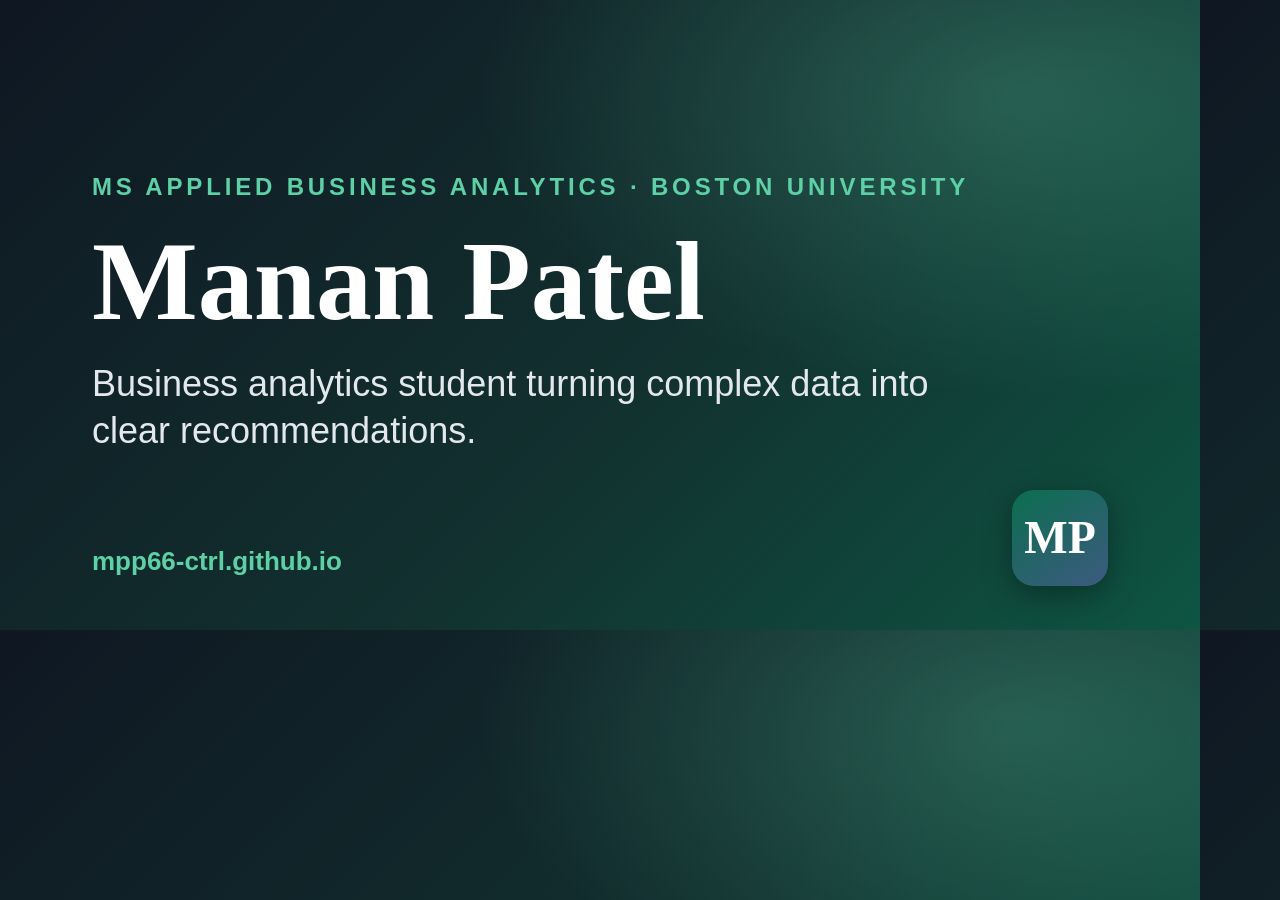
<file: _design/og.html>
<!DOCTYPE html>
<html lang="en">
<head>
<meta charset="utf-8">
<title>Social card</title>
<style>
  html, body { margin: 0; padding: 0; width: 1200px; height: 630px; overflow: hidden; }
  body {
    font-family: Georgia, "Times New Roman", Times, serif;
    color: #fff;
    background:
      radial-gradient(900px 500px at 85% 15%, rgba(94, 208, 165, .28), transparent 60%),
      linear-gradient(135deg, #0f1722 0%, #12302f 55%, #0b6e4f 130%);
    display: flex; flex-direction: column; justify-content: center;
    padding: 0 92px; box-sizing: border-box; position: relative;
  }
  .eyebrow { font: 700 24px/1 "Segoe UI", Arial, sans-serif; letter-spacing: .16em; text-transform: uppercase; color: #5ed0a5; margin-bottom: 26px; }
  h1 { font-size: 112px; line-height: 1; margin: 0 0 24px; font-weight: 700; }
  .lead { font: 400 36px/1.3 "Segoe UI", Arial, sans-serif; max-width: 880px; color: #e3e8ef; margin: 0; }
  .url { position: absolute; left: 92px; bottom: 56px; font: 600 26px/1 "Segoe UI", Arial, sans-serif; color: #5ed0a5; }
  .badge { position: absolute; right: 92px; bottom: 44px; width: 96px; height: 96px; border-radius: 22px;
    background: linear-gradient(145deg, #0b6e4f, #3d5a80); display: grid; place-items: center;
    font: 700 46px/1 Georgia, serif; color: #fff; box-shadow: 0 8px 30px rgba(0,0,0,.35); }
</style>
</head>
<body>
  <div class="eyebrow">MS Applied Business Analytics · Boston University</div>
  <h1>Manan Patel</h1>
  <p class="lead">Business analytics student turning complex data into clear recommendations.</p>
  <div class="url">mpp66-ctrl.github.io</div>
  <div class="badge">MP</div>
</body>
</html>
</file>
<file: site_libs/quarto-html/tippy.css>
.tippy-box[data-animation=fade][data-state=hidden]{opacity:0}[data-tippy-root]{max-width:calc(100vw - 10px)}.tippy-box{position:relative;background-color:#333;color:#fff;border-radius:4px;font-size:14px;line-height:1.4;white-space:normal;outline:0;transition-property:transform,visibility,opacity}.tippy-box[data-placement^=top]>.tippy-arrow{bottom:0}.tippy-box[data-placement^=top]>.tippy-arrow:before{bottom:-7px;left:0;border-width:8px 8px 0;border-top-color:initial;transform-origin:center top}.tippy-box[data-placement^=bottom]>.tippy-arrow{top:0}.tippy-box[data-placement^=bottom]>.tippy-arrow:before{top:-7px;left:0;border-width:0 8px 8px;border-bottom-color:initial;transform-origin:center bottom}.tippy-box[data-placement^=left]>.tippy-arrow{right:0}.tippy-box[data-placement^=left]>.tippy-arrow:before{border-width:8px 0 8px 8px;border-left-color:initial;right:-7px;transform-origin:center left}.tippy-box[data-placement^=right]>.tippy-arrow{left:0}.tippy-box[data-placement^=right]>.tippy-arrow:before{left:-7px;border-width:8px 8px 8px 0;border-right-color:initial;transform-origin:center right}.tippy-box[data-inertia][data-state=visible]{transition-timing-function:cubic-bezier(.54,1.5,.38,1.11)}.tippy-arrow{width:16px;height:16px;color:#333}.tippy-arrow:before{content:"";position:absolute;border-color:transparent;border-style:solid}.tippy-content{position:relative;padding:5px 9px;z-index:1}
</file>
<file: site_libs/quarto-html/quarto-syntax-highlighting-64a204ab8560d761af7679ceaba22944.css>
/* quarto syntax highlight colors */
:root {
  --quarto-hl-ot-color: #003B4F;
  --quarto-hl-at-color: #657422;
  --quarto-hl-ss-color: #20794D;
  --quarto-hl-an-color: #5E5E5E;
  --quarto-hl-fu-color: #4758AB;
  --quarto-hl-st-color: #20794D;
  --quarto-hl-cf-color: #003B4F;
  --quarto-hl-op-color: #5E5E5E;
  --quarto-hl-er-color: #AD0000;
  --quarto-hl-bn-color: #AD0000;
  --quarto-hl-al-color: #AD0000;
  --quarto-hl-va-color: #111111;
  --quarto-hl-bu-color: inherit;
  --quarto-hl-ex-color: inherit;
  --quarto-hl-pp-color: #AD0000;
  --quarto-hl-in-color: #5E5E5E;
  --quarto-hl-vs-color: #20794D;
  --quarto-hl-wa-color: #5E5E5E;
  --quarto-hl-do-color: #5E5E5E;
  --quarto-hl-im-color: #00769E;
  --quarto-hl-ch-color: #20794D;
  --quarto-hl-dt-color: #AD0000;
  --quarto-hl-fl-color: #AD0000;
  --quarto-hl-co-color: #5E5E5E;
  --quarto-hl-cv-color: #5E5E5E;
  --quarto-hl-cn-color: #8f5902;
  --quarto-hl-sc-color: #5E5E5E;
  --quarto-hl-dv-color: #AD0000;
  --quarto-hl-kw-color: #003B4F;
}

/* other quarto variables */
:root {
  --quarto-font-monospace: SFMono-Regular, Menlo, Monaco, Consolas, "Liberation Mono", "Courier New", monospace;
}

/* syntax highlight based on Pandoc's rules */
pre > code.sourceCode > span {
  color: #003B4F;
}

code.sourceCode > span {
  color: #003B4F;
}

div.sourceCode,
div.sourceCode pre.sourceCode {
  color: #003B4F;
}

/* Normal */
code span {
  color: #003B4F;
}

/* Alert */
code span.al {
  color: #AD0000;
  font-style: inherit;
}

/* Annotation */
code span.an {
  color: #5E5E5E;
  font-style: inherit;
}

/* Attribute */
code span.at {
  color: #657422;
  font-style: inherit;
}

/* BaseN */
code span.bn {
  color: #AD0000;
  font-style: inherit;
}

/* BuiltIn */
code span.bu {
  font-style: inherit;
}

/* ControlFlow */
code span.cf {
  color: #003B4F;
  font-weight: bold;
  font-style: inherit;
}

/* Char */
code span.ch {
  color: #20794D;
  font-style: inherit;
}

/* Constant */
code span.cn {
  color: #8f5902;
  font-style: inherit;
}

/* Comment */
code span.co {
  color: #5E5E5E;
  font-style: inherit;
}

/* CommentVar */
code span.cv {
  color: #5E5E5E;
  font-style: italic;
}

/* Documentation */
code span.do {
  color: #5E5E5E;
  font-style: italic;
}

/* DataType */
code span.dt {
  color: #AD0000;
  font-style: inherit;
}

/* DecVal */
code span.dv {
  color: #AD0000;
  font-style: inherit;
}

/* Error */
code span.er {
  color: #AD0000;
  font-style: inherit;
}

/* Extension */
code span.ex {
  font-style: inherit;
}

/* Float */
code span.fl {
  color: #AD0000;
  font-style: inherit;
}

/* Function */
code span.fu {
  color: #4758AB;
  font-style: inherit;
}

/* Import */
code span.im {
  color: #00769E;
  font-style: inherit;
}

/* Information */
code span.in {
  color: #5E5E5E;
  font-style: inherit;
}

/* Keyword */
code span.kw {
  color: #003B4F;
  font-weight: bold;
  font-style: inherit;
}

/* Operator */
code span.op {
  color: #5E5E5E;
  font-style: inherit;
}

/* Other */
code span.ot {
  color: #003B4F;
  font-style: inherit;
}

/* Preprocessor */
code span.pp {
  color: #AD0000;
  font-style: inherit;
}

/* SpecialChar */
code span.sc {
  color: #5E5E5E;
  font-style: inherit;
}

/* SpecialString */
code span.ss {
  color: #20794D;
  font-style: inherit;
}

/* String */
code span.st {
  color: #20794D;
  font-style: inherit;
}

/* Variable */
code span.va {
  color: #111111;
  font-style: inherit;
}

/* VerbatimString */
code span.vs {
  color: #20794D;
  font-style: inherit;
}

/* Warning */
code span.wa {
  color: #5E5E5E;
  font-style: italic;
}

.prevent-inlining {
  content: "</";
}

/*# sourceMappingURL=9d8d5bb603a83b8298b89080a598c93b.css.map */
</file>
<file: site_libs/quarto-html/quarto-syntax-highlighting-dark-b85bc7c33db8c58e0ec93c3465666fed.css>
/* quarto syntax highlight colors */
:root {
  --quarto-hl-al-color: #f07178;
  --quarto-hl-an-color: #d4d0ab;
  --quarto-hl-at-color: #00e0e0;
  --quarto-hl-bn-color: #d4d0ab;
  --quarto-hl-bu-color: #abe338;
  --quarto-hl-ch-color: #abe338;
  --quarto-hl-co-color: #f8f8f2;
  --quarto-hl-cv-color: #ffd700;
  --quarto-hl-cn-color: #ffd700;
  --quarto-hl-cf-color: #ffa07a;
  --quarto-hl-dt-color: #ffa07a;
  --quarto-hl-dv-color: #d4d0ab;
  --quarto-hl-do-color: #f8f8f2;
  --quarto-hl-er-color: #f07178;
  --quarto-hl-ex-color: #00e0e0;
  --quarto-hl-fl-color: #d4d0ab;
  --quarto-hl-fu-color: #ffa07a;
  --quarto-hl-im-color: #abe338;
  --quarto-hl-in-color: #d4d0ab;
  --quarto-hl-kw-color: #ffa07a;
  --quarto-hl-op-color: #ffa07a;
  --quarto-hl-ot-color: #00e0e0;
  --quarto-hl-pp-color: #dcc6e0;
  --quarto-hl-re-color: #00e0e0;
  --quarto-hl-sc-color: #abe338;
  --quarto-hl-ss-color: #abe338;
  --quarto-hl-st-color: #abe338;
  --quarto-hl-va-color: #00e0e0;
  --quarto-hl-vs-color: #abe338;
  --quarto-hl-wa-color: #dcc6e0;
}

/* other quarto variables */
:root {
  --quarto-font-monospace: SFMono-Regular, Menlo, Monaco, Consolas, "Liberation Mono", "Courier New", monospace;
}

/* syntax highlight based on Pandoc's rules */
pre > code.sourceCode > span {
  color: #f8f8f2;
}

code.sourceCode > span {
  color: #f8f8f2;
}

div.sourceCode,
div.sourceCode pre.sourceCode {
  color: #f8f8f2;
}

/* Normal */
code span {
  color: #f8f8f2;
}

/* Alert */
code span.al {
  color: #f07178;
}

/* Annotation */
code span.an {
  color: #d4d0ab;
}

/* Attribute */
code span.at {
  color: #00e0e0;
}

/* BaseN */
code span.bn {
  color: #d4d0ab;
}

/* BuiltIn */
code span.bu {
  color: #abe338;
}

/* ControlFlow */
code span.cf {
  font-weight: bold;
  color: #ffa07a;
}

/* Char */
code span.ch {
  color: #abe338;
}

/* Constant */
code span.cn {
  color: #ffd700;
}

/* Comment */
code span.co {
  font-style: italic;
  color: #f8f8f2;
}

/* CommentVar */
code span.cv {
  color: #ffd700;
}

/* Documentation */
code span.do {
  color: #f8f8f2;
}

/* DataType */
code span.dt {
  color: #ffa07a;
}

/* DecVal */
code span.dv {
  color: #d4d0ab;
}

/* Error */
code span.er {
  color: #f07178;
  text-decoration: underline;
}

/* Extension */
code span.ex {
  font-weight: bold;
  color: #00e0e0;
}

/* Float */
code span.fl {
  color: #d4d0ab;
}

/* Function */
code span.fu {
  color: #ffa07a;
}

/* Import */
code span.im {
  color: #abe338;
}

/* Information */
code span.in {
  color: #d4d0ab;
}

/* Keyword */
code span.kw {
  font-weight: bold;
  color: #ffa07a;
}

/* Operator */
code span.op {
  color: #ffa07a;
}

/* Other */
code span.ot {
  color: #00e0e0;
}

/* Preprocessor */
code span.pp {
  color: #dcc6e0;
}

/* RegionMarker */
code span.re {
  background-color: #f8f8f2;
  color: #00e0e0;
}

/* SpecialChar */
code span.sc {
  color: #abe338;
}

/* SpecialString */
code span.ss {
  color: #abe338;
}

/* String */
code span.st {
  color: #abe338;
}

/* Variable */
code span.va {
  color: #00e0e0;
}

/* VerbatimString */
code span.vs {
  color: #abe338;
}

/* Warning */
code span.wa {
  color: #dcc6e0;
}

.prevent-inlining {
  content: "</";
}

/*# sourceMappingURL=4ed8f1090dec6531da29ab00902aa718.css.map */
</file>
<file: styles.css>
/* =====================================================================
   Manan Patel — portfolio styles
   Colors come from Bootstrap variables so light/dark mode both work.
   ===================================================================== */

:root {
  --mp-radius: 1rem;
  --mp-heading: Georgia, "Times New Roman", Times, serif;
  --mp-shadow: 0 1px 2px rgba(15, 23, 34, 0.06), 0 8px 24px rgba(15, 23, 34, 0.06);
  --mp-shadow-hover: 0 2px 4px rgba(15, 23, 34, 0.08), 0 14px 32px rgba(15, 23, 34, 0.14);
  --mp-hero-bg: linear-gradient(135deg, #eef6f2 0%, #f7f5f0 55%, #eef1f6 100%);
  --mp-chip-bg: rgba(11, 110, 79, 0.1);
  --mp-chip-fg: #0b6e4f;
}

body.quarto-dark {
  --mp-shadow: 0 1px 2px rgba(0, 0, 0, 0.4), 0 8px 24px rgba(0, 0, 0, 0.35);
  --mp-shadow-hover: 0 2px 4px rgba(0, 0, 0, 0.5), 0 14px 32px rgba(0, 0, 0, 0.5);
  --mp-hero-bg: linear-gradient(135deg, #13222e 0%, #0f1722 55%, #161c2b 100%);
  --mp-chip-bg: rgba(94, 208, 165, 0.14);
  --mp-chip-fg: #5ed0a5;
}

/* ---------- Page frame (custom layout) ---------- */
.mp-wrap {
  max-width: 1040px;
  margin-inline: auto;
  padding-inline: 1.25rem;
}

/* Quarto ships "#quarto-content > * { padding-top: 0 }" (below 992px), and an ID
   selector beats a class, so these are scoped under #quarto-content to win. */
#quarto-content > .mp-section {
  padding-block: clamp(2rem, 5vw, 3.25rem);
}

#quarto-content > .mp-hero {
  padding-block: clamp(3rem, 8vw, 5.5rem);
}

#quarto-content > .mp-pagehead {
  padding-block: clamp(2.25rem, 6vw, 3.5rem);
}

.mp-section > .mp-wrap > h2,
.mp-h2 {
  font-size: 1.6rem;
  margin: 0 0 1.25rem;
  display: flex;
  align-items: center;
  gap: 0.75rem;
}

.mp-section > .mp-wrap > h2::before,
.mp-h2::before {
  content: "";
  width: 0.35rem;
  height: 1.4rem;
  border-radius: 99px;
  background: var(--bs-primary);
  flex: none;
}

a:focus-visible,
button:focus-visible {
  outline: 3px solid var(--bs-primary);
  outline-offset: 2px;
  border-radius: 0.25rem;
}

.mp-skip {
  position: absolute;
  z-index: 2000;
  left: 0.75rem;
  top: 0.75rem;
  padding: 0.5rem 0.9rem;
  background: var(--bs-body-bg);
  color: var(--bs-body-color);
  border: 2px solid var(--bs-primary);
  border-radius: 0.5rem;
}

/* ---------- Hero (home page) ---------- */
.mp-hero {
  background: var(--mp-hero-bg);
  border-bottom: 1px solid var(--bs-border-color);
  padding-block: clamp(3rem, 8vw, 5.5rem);
}

.mp-hero-grid {
  display: grid;
  grid-template-columns: minmax(0, 1.7fr) minmax(0, 1fr);
  gap: 2.5rem;
  align-items: center;
}

.mp-eyebrow {
  text-transform: uppercase;
  letter-spacing: 0.12em;
  font-size: 0.78rem;
  font-weight: 700;
  color: var(--bs-primary);
  margin: 0 0 0.75rem;
}

.mp-hero h1 {
  font-family: var(--mp-heading);
  font-size: clamp(2.6rem, 6vw, 4rem);
  line-height: 1.05;
  margin: 0 0 1rem;
}

.mp-lead {
  font-size: clamp(1.15rem, 2.2vw, 1.4rem);
  line-height: 1.45;
  max-width: 34rem;
  margin: 0 0 1rem;
}

.mp-sub {
  color: var(--bs-secondary-color);
  max-width: 36rem;
  margin: 0 0 1.75rem;
}

.mp-cta {
  display: flex;
  flex-wrap: wrap;
  gap: 0.75rem;
  margin: 0;
}

.mp-avatar {
  justify-self: center;
  width: clamp(150px, 22vw, 240px);
  aspect-ratio: 1;
  border-radius: 50%;
  display: grid;
  place-items: center;
  font: 700 clamp(3rem, 7vw, 5rem) / 1 var(--mp-heading);
  color: #fff;
  background: linear-gradient(145deg, #0b6e4f, #3d5a80);
  box-shadow: var(--mp-shadow-hover);
  border: 6px solid var(--bs-body-bg);
}

@media (max-width: 767px) {
  .mp-hero-grid {
    grid-template-columns: minmax(0, 1fr);
  }
  .mp-avatar {
    order: -1;
    justify-self: start;
    width: 112px;
    font-size: 2.6rem;
  }
}

/* ---------- Inner page header band ---------- */
.mp-pagehead {
  background: var(--mp-hero-bg);
  border-bottom: 1px solid var(--bs-border-color);
  padding-block: clamp(2.25rem, 6vw, 3.5rem);
}

.mp-pagehead h1 {
  font-family: var(--mp-heading);
  font-size: clamp(2rem, 4.5vw, 2.9rem);
  margin: 0 0 0.5rem;
}

.mp-pagehead p {
  color: var(--bs-secondary-color);
  font-size: 1.1rem;
  max-width: 44rem;
  margin: 0;
}

/* ---------- Tiles ---------- */
.mp-tiles {
  display: grid;
  grid-template-columns: repeat(auto-fit, minmax(240px, 1fr));
  gap: 1.25rem;
}

.mp-tile {
  border: 1px solid var(--bs-border-color);
  border-radius: var(--mp-radius);
  padding: 1.4rem;
  background: var(--bs-body-bg);
  box-shadow: var(--mp-shadow);
}

.mp-tile i {
  font-size: 1.6rem;
  color: var(--bs-primary);
}

.mp-tile h3 {
  font-size: 1.15rem;
  margin: 0.6rem 0 0.35rem;
}

.mp-tile p {
  margin: 0;
  color: var(--bs-secondary-color);
  font-size: 0.98rem;
}

/* ---------- Project cards ---------- */
.mp-project {
  display: grid;
  grid-template-columns: minmax(0, 5fr) minmax(0, 6fr);
  border: 1px solid var(--bs-border-color);
  border-radius: var(--mp-radius);
  overflow: hidden;
  background: var(--bs-body-bg);
  box-shadow: var(--mp-shadow);
  transition: box-shadow 0.2s ease, transform 0.2s ease;
  margin-bottom: 1.75rem;
}

.mp-project:hover {
  box-shadow: var(--mp-shadow-hover);
  transform: translateY(-2px);
}

.mp-project.is-stacked {
  grid-template-columns: minmax(0, 1fr);
  margin-bottom: 0;
}

.mp-grid-2 {
  display: grid;
  grid-template-columns: repeat(auto-fit, minmax(min(300px, 100%), 1fr));
  gap: 1.5rem;
}

.mp-thumb {
  display: grid;
  place-items: center;
  background: var(--bs-tertiary-bg);
  padding: 1rem;
}

.mp-thumb img {
  display: block;
  max-width: 100%;
  height: auto;
  border-radius: 0.5rem;
  box-shadow: 0 1px 6px rgba(15, 23, 34, 0.12);
}

.mp-body {
  padding: 1.5rem 1.75rem 1.6rem;
  display: flex;
  flex-direction: column;
}

.mp-kicker {
  text-transform: uppercase;
  font-size: 0.72rem;
  letter-spacing: 0.1em;
  font-weight: 700;
  color: var(--bs-secondary-color);
  margin: 0 0 0.4rem;
}

.mp-body h3 {
  margin: 0 0 0.6rem;
  font-size: 1.4rem;
  line-height: 1.25;
}

.mp-body h3 a {
  color: inherit;
}

.mp-body p {
  margin: 0 0 0.5rem;
}

.mp-tags {
  list-style: none;
  padding: 0;
  margin: 0.6rem 0 1rem;
  display: flex;
  flex-wrap: wrap;
  gap: 0.4rem;
}

.mp-tags li {
  background: var(--mp-chip-bg);
  color: var(--mp-chip-fg);
  border-radius: 999px;
  padding: 0.15rem 0.7rem;
  font-size: 0.8rem;
  font-weight: 600;
  margin: 0;
}

.mp-links {
  margin-top: auto !important;
  display: flex;
  gap: 0.6rem;
  flex-wrap: wrap;
}

.mp-mini-grid {
  display: grid;
  grid-template-columns: repeat(auto-fit, minmax(290px, 1fr));
  gap: 1.25rem;
}

.mp-mini {
  border: 1px solid var(--bs-border-color);
  border-radius: var(--mp-radius);
  padding: 1.35rem 1.4rem;
  background: var(--bs-body-bg);
  display: flex;
  flex-direction: column;
}

.mp-mini h3 {
  font-size: 1.15rem;
  margin: 0 0 0.5rem;
}

.mp-mini p {
  margin: 0 0 0.5rem;
  color: var(--bs-secondary-color);
  font-size: 0.98rem;
}

.mp-mini .mp-tags {
  margin-bottom: 0.25rem;
}

@media (max-width: 767px) {
  .mp-project {
    grid-template-columns: minmax(0, 1fr);
  }
}

@media (prefers-reduced-motion: reduce) {
  .mp-project {
    transition: none;
  }
  .mp-project:hover {
    transform: none;
  }
  html {
    scroll-behavior: auto !important;
  }
}

/* ---------- About: skills ---------- */
.mp-skills {
  display: grid;
  grid-template-columns: repeat(auto-fit, minmax(280px, 1fr));
  gap: 1.25rem;
}

.mp-skillgroup {
  border: 1px solid var(--bs-border-color);
  border-radius: var(--mp-radius);
  padding: 1.2rem 1.35rem;
  background: var(--bs-body-bg);
}

.mp-skillgroup h3 {
  font-size: 1rem;
  margin: 0 0 0.6rem;
  font-family: var(--bs-body-font-family);
  text-transform: uppercase;
  letter-spacing: 0.08em;
  color: var(--bs-secondary-color);
}

.mp-skillgroup .mp-tags {
  margin: 0;
}

.mp-prose {
  max-width: 46rem;
}

.mp-prose p {
  margin-bottom: 1.1rem;
}

.mp-callout {
  border-left: 4px solid var(--bs-primary);
  background: var(--bs-tertiary-bg);
  padding: 1rem 1.25rem;
  border-radius: 0 var(--mp-radius) var(--mp-radius) 0;
  max-width: 46rem;
}

.mp-callout p {
  margin: 0;
}

/* ---------- CV ---------- */
.mp-entry {
  display: grid;
  grid-template-columns: 1fr auto;
  gap: 0.1rem 1rem;
  margin-top: 1.6rem;
}

.mp-entry h3 {
  margin: 0;
  font-size: 1.15rem;
}

.mp-when {
  color: var(--bs-secondary-color);
  white-space: nowrap;
  font-variant-numeric: tabular-nums;
  font-size: 0.95rem;
}

.mp-org {
  grid-column: 1 / -1;
  color: var(--bs-secondary-color);
  margin: 0;
}

.mp-entry ul {
  grid-column: 1 / -1;
  margin: 0.5rem 0 0;
  padding-left: 1.2rem;
}

.mp-entry li {
  margin-bottom: 0.3rem;
}

@media (max-width: 600px) {
  .mp-entry {
    grid-template-columns: 1fr;
  }
  .mp-when {
    white-space: normal;
  }
}

/* ---------- Contact ---------- */
.mp-contact-grid {
  display: grid;
  grid-template-columns: repeat(auto-fit, minmax(270px, 1fr));
  gap: 1.25rem;
}

.mp-contact-card {
  display: flex;
  gap: 1rem;
  align-items: center;
  border: 1px solid var(--bs-border-color);
  border-radius: var(--mp-radius);
  padding: 1.25rem 1.4rem;
  color: inherit;
  background: var(--bs-body-bg);
  box-shadow: var(--mp-shadow);
  transition: border-color 0.2s ease, box-shadow 0.2s ease;
}

.mp-contact-card:hover {
  border-color: var(--bs-primary);
  box-shadow: var(--mp-shadow-hover);
  text-decoration: none;
  color: inherit;
}

.mp-contact-card i {
  font-size: 1.7rem;
  color: var(--bs-primary);
  flex: none;
}

.mp-contact-card .mp-label {
  display: block;
  font-size: 0.72rem;
  text-transform: uppercase;
  letter-spacing: 0.1em;
  color: var(--bs-secondary-color);
}

.mp-contact-card .mp-value {
  display: block;
  font-weight: 600;
  overflow-wrap: anywhere;
}

/* ---------- Footer ---------- */
.nav-footer {
  border-top: 1px solid var(--bs-border-color) !important;
  padding-block: 1.25rem;
}

/* ---------- Figures (chart comparison) ---------- */
.mp-figs {
  display: grid;
  grid-template-columns: repeat(auto-fit, minmax(min(300px, 100%), 1fr));
  gap: 1.25rem;
}

.mp-fig {
  margin: 0;
  border: 1px solid var(--bs-border-color);
  border-radius: var(--mp-radius);
  overflow: hidden;
  background: var(--bs-body-bg);
  box-shadow: var(--mp-shadow);
}

.mp-fig img {
  display: block;
  width: 100%;
  height: auto;
}

.mp-fig figcaption {
  padding: 0.75rem 1rem;
  font-size: 0.92rem;
  color: var(--bs-secondary-color);
}

/* ---------- Polish ---------- */
/* Flat, modern buttons and navbar (Bootswatch bases add gradients and dividers) */
.btn,
.btn:hover {
  background-image: none !important;
  text-shadow: none !important;
  box-shadow: none !important;
}

.navbar,
.navbar .nav-link,
.navbar .nav-item {
  background-image: none !important;
  border-left: 0 !important;
  border-right: 0 !important;
  box-shadow: none !important;
}

/* Uniform thumbnail area so side-by-side featured cards line up */
.mp-project.is-stacked .mp-thumb {
  aspect-ratio: 16 / 10;
}

.mp-project.is-stacked .mp-thumb img {
  max-height: 100%;
  width: auto;
  max-width: 100%;
  object-fit: contain;
}

/* Soften bright white chart backgrounds in dark mode */
body.quarto-dark .mp-thumb img,
body.quarto-dark .mp-fig img {
  filter: brightness(0.9);
}

.mp-thumb {
  min-width: 0;
  overflow: hidden;
}

/* Stacked featured cards: image is positioned inside a fixed-ratio frame so it can never be cropped */
.mp-project.is-stacked .mp-thumb {
  position: relative;
  padding: 0;
}

.mp-project.is-stacked .mp-thumb img {
  position: absolute;
  inset: 1rem;
  width: calc(100% - 2rem);
  height: calc(100% - 2rem);
  max-width: none;
  max-height: none;
  object-fit: contain;
  border-radius: 0;
  box-shadow: none;
}

/* When .mp-prose shares an element with .mp-wrap, keep the full-width frame (so it left-aligns
   with the section headings) and limit only the text blocks to a readable line length. */
.mp-wrap.mp-prose {
  max-width: 1040px;
}

.mp-wrap.mp-prose > :not(h2) {
  max-width: 46rem;
}

/* Dark mode: the light-green primary button needs dark text to meet WCAG contrast (4.5:1) */
body.quarto-dark .btn-primary,
body.quarto-dark .btn-primary:hover,
body.quarto-dark .btn-primary:focus,
body.quarto-dark .btn-primary:active {
  color: #0b1220 !important;
}

/* Chart gallery on Projects */
.mp-section-intro {
  max-width: 62ch;
  color: var(--bs-secondary-color);
}

.mp-subhead {
  margin: 2rem 0 0.9rem;
  font-size: 1.15rem;
}

.mp-fig-wide {
  grid-column: 1 / -1;
}

.mp-fig a {
  display: block;
}
</file>
